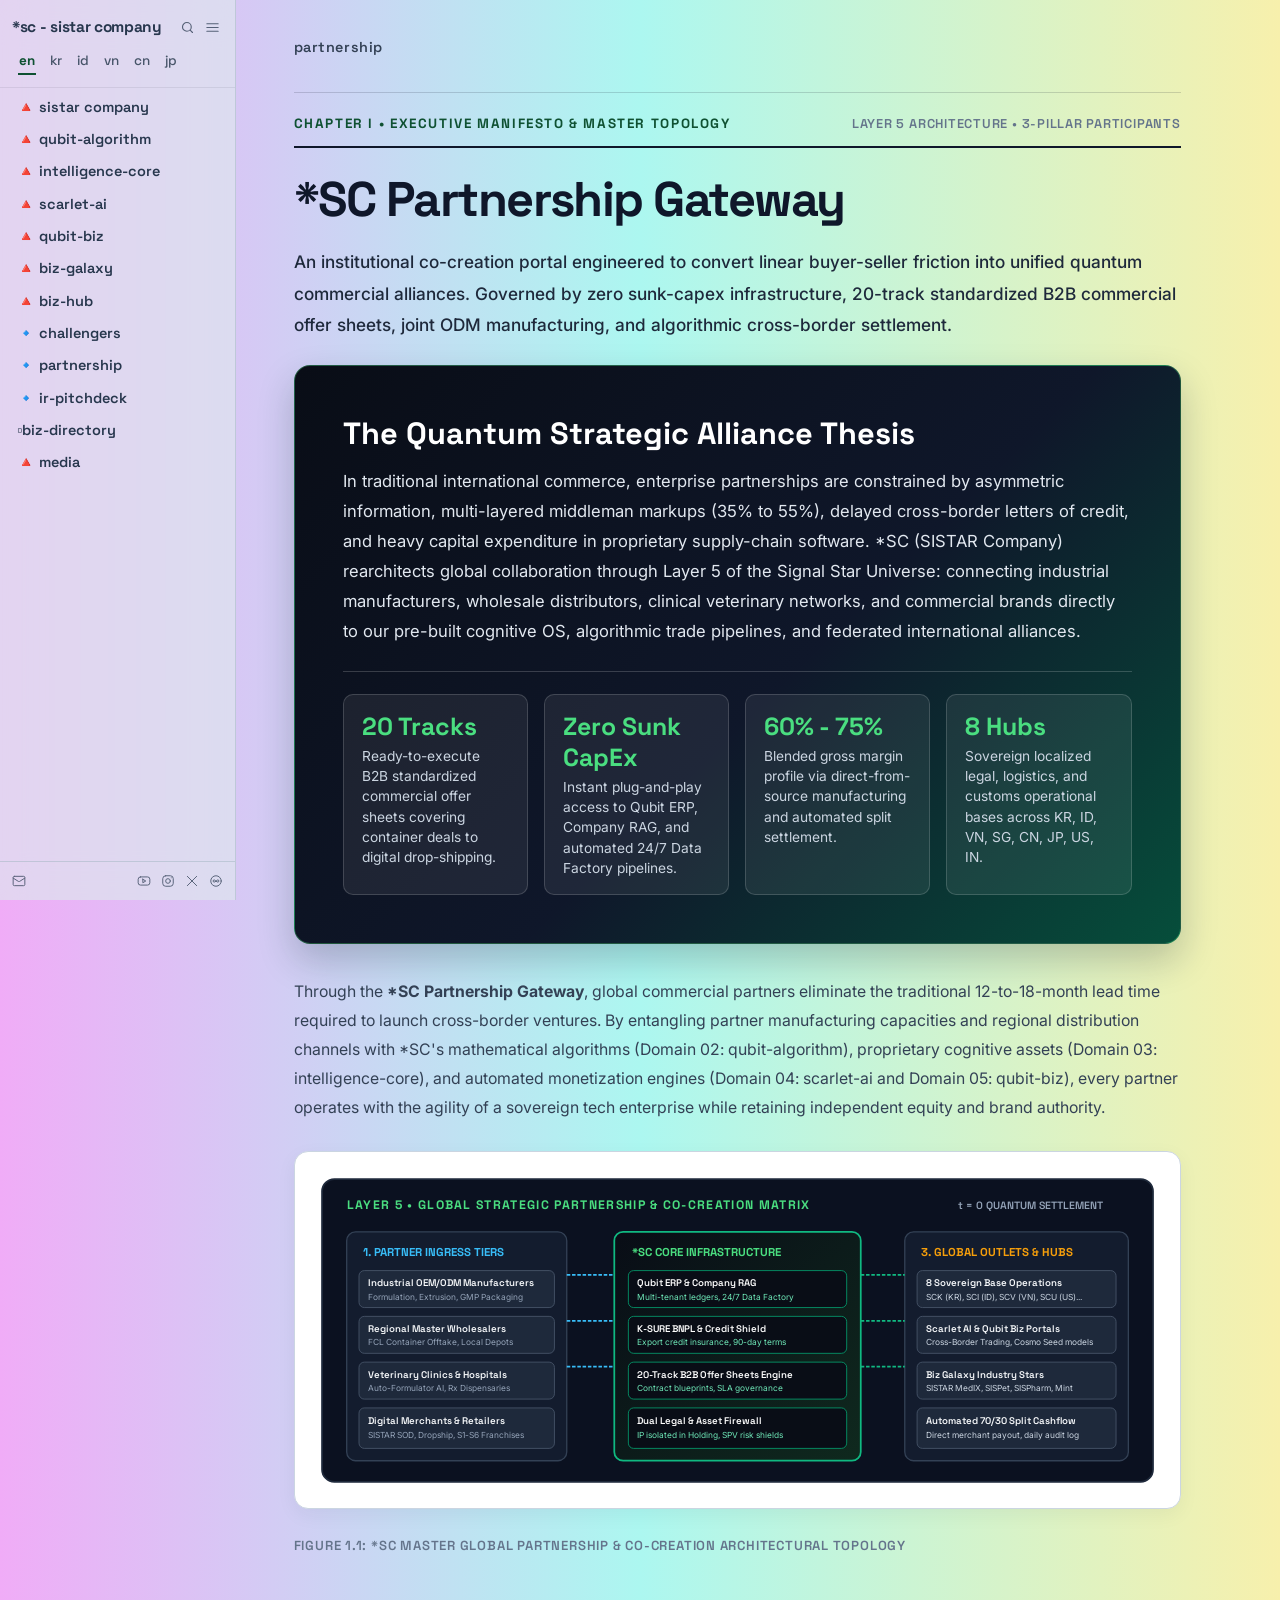
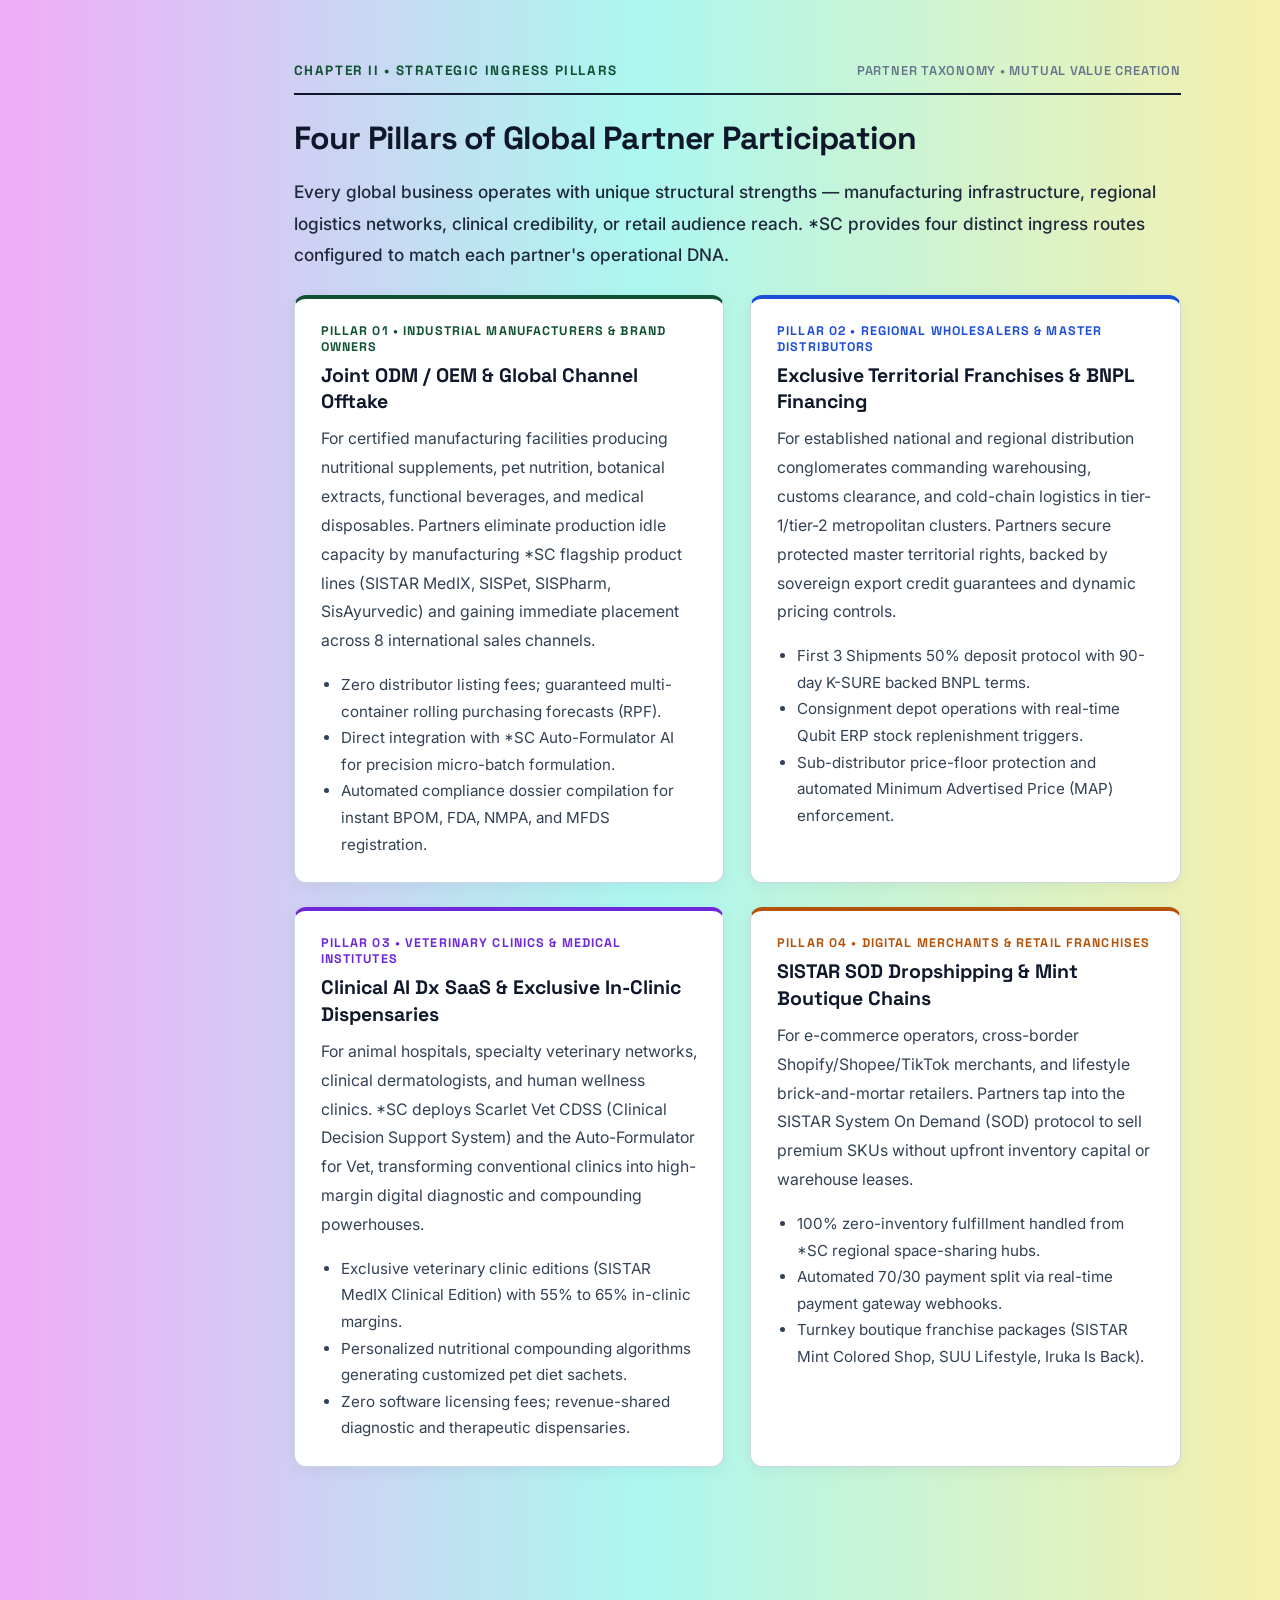
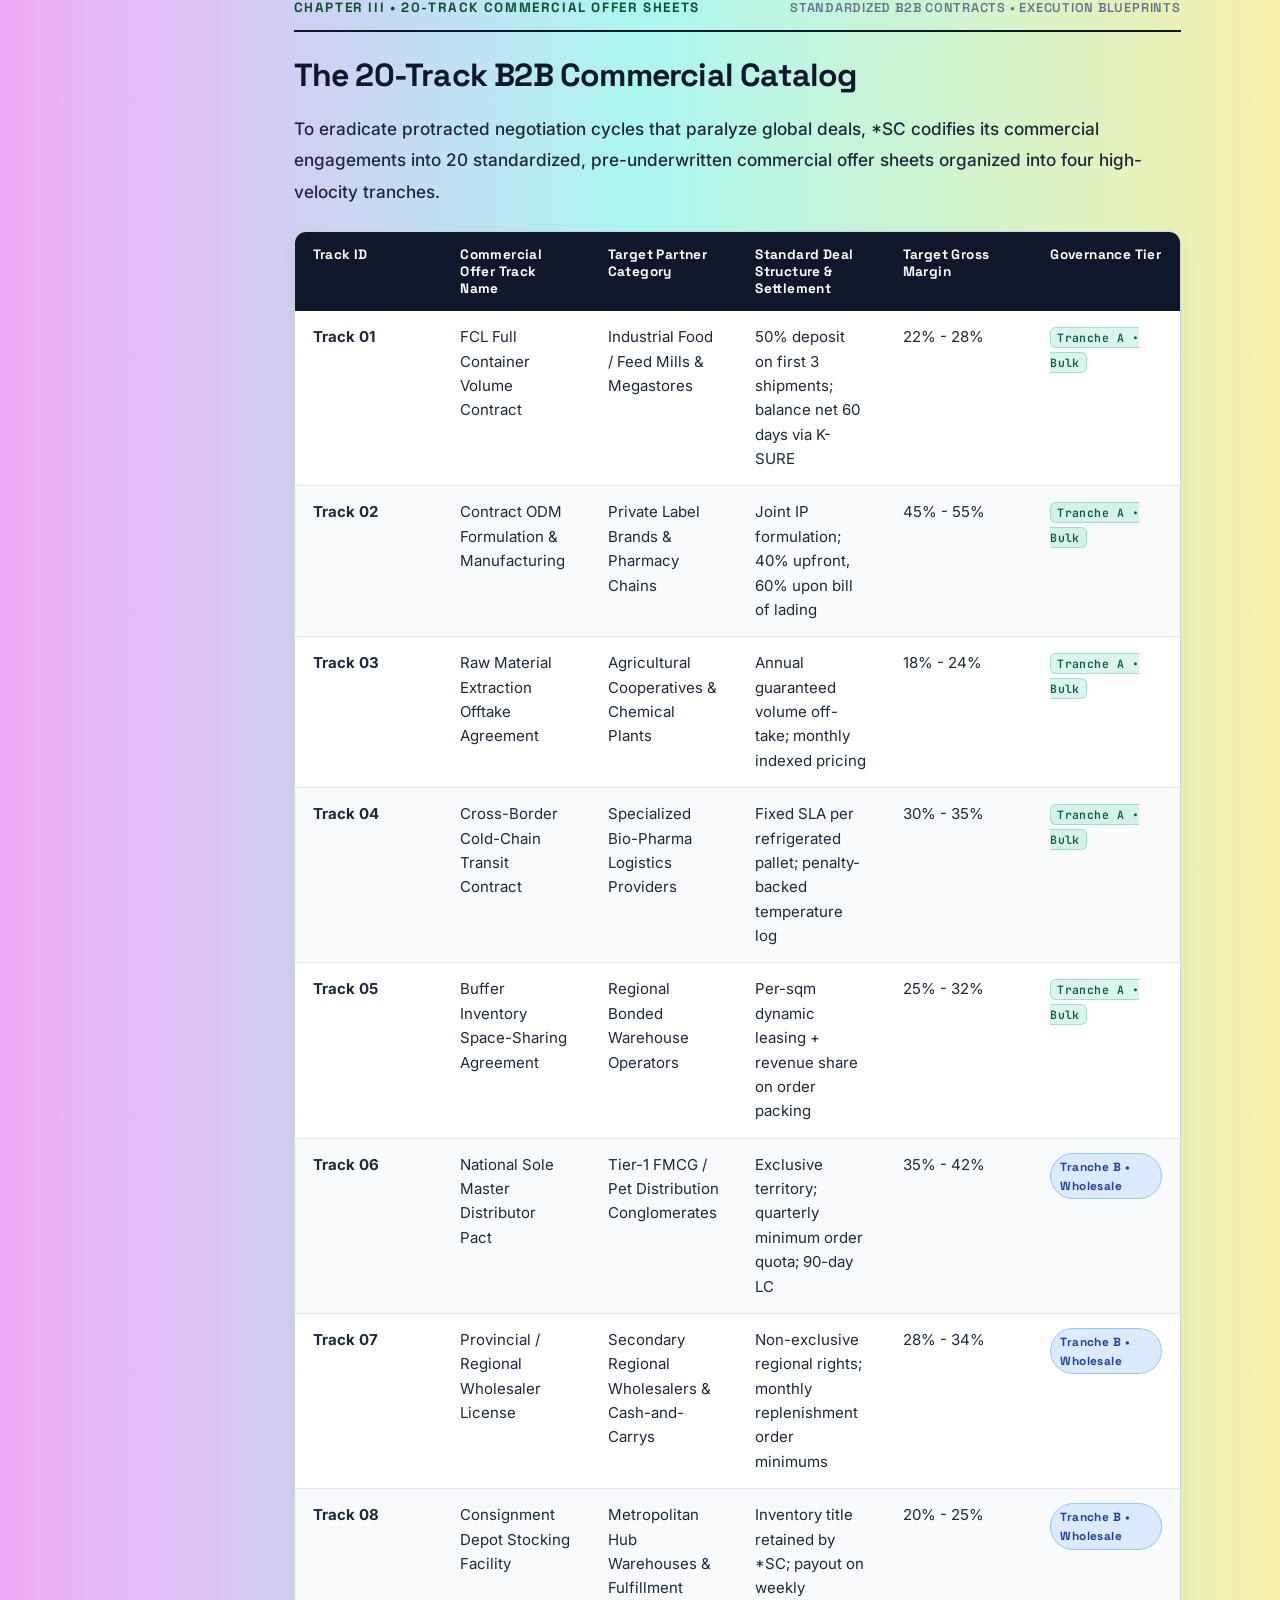
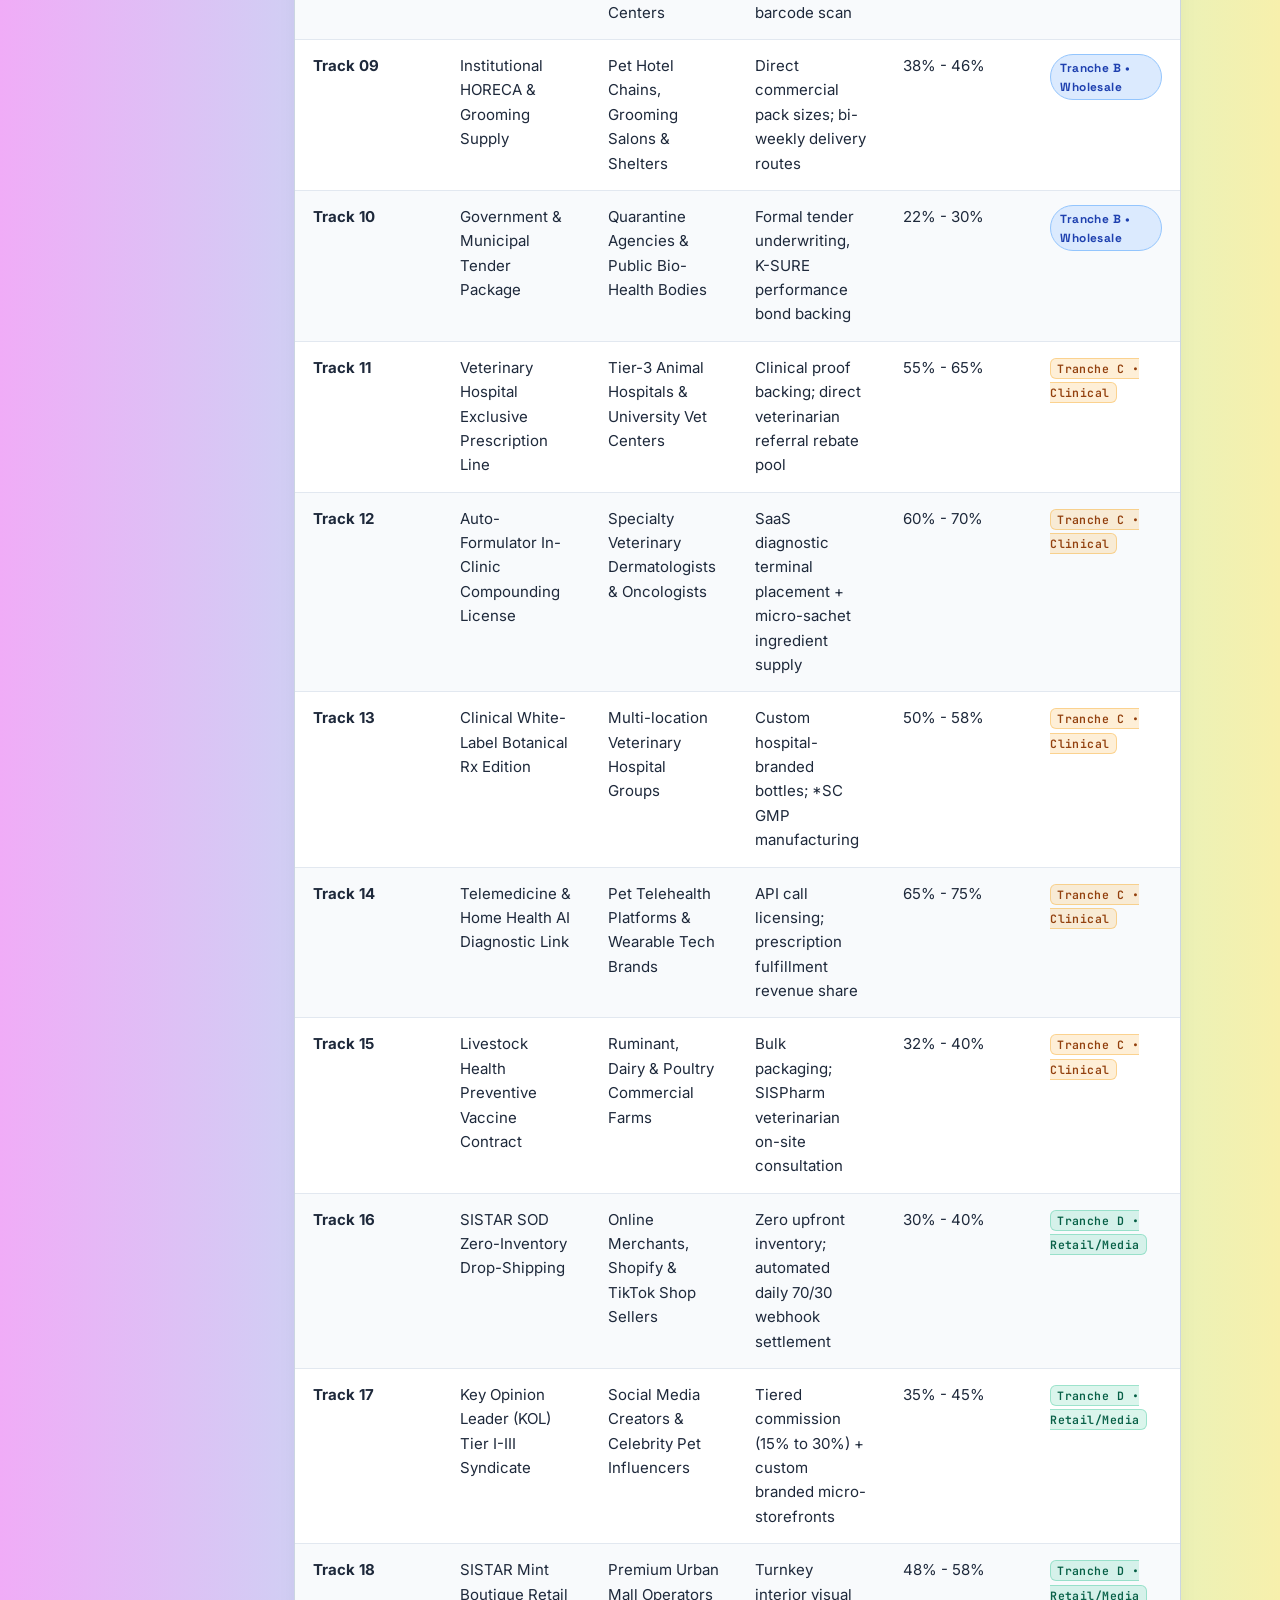
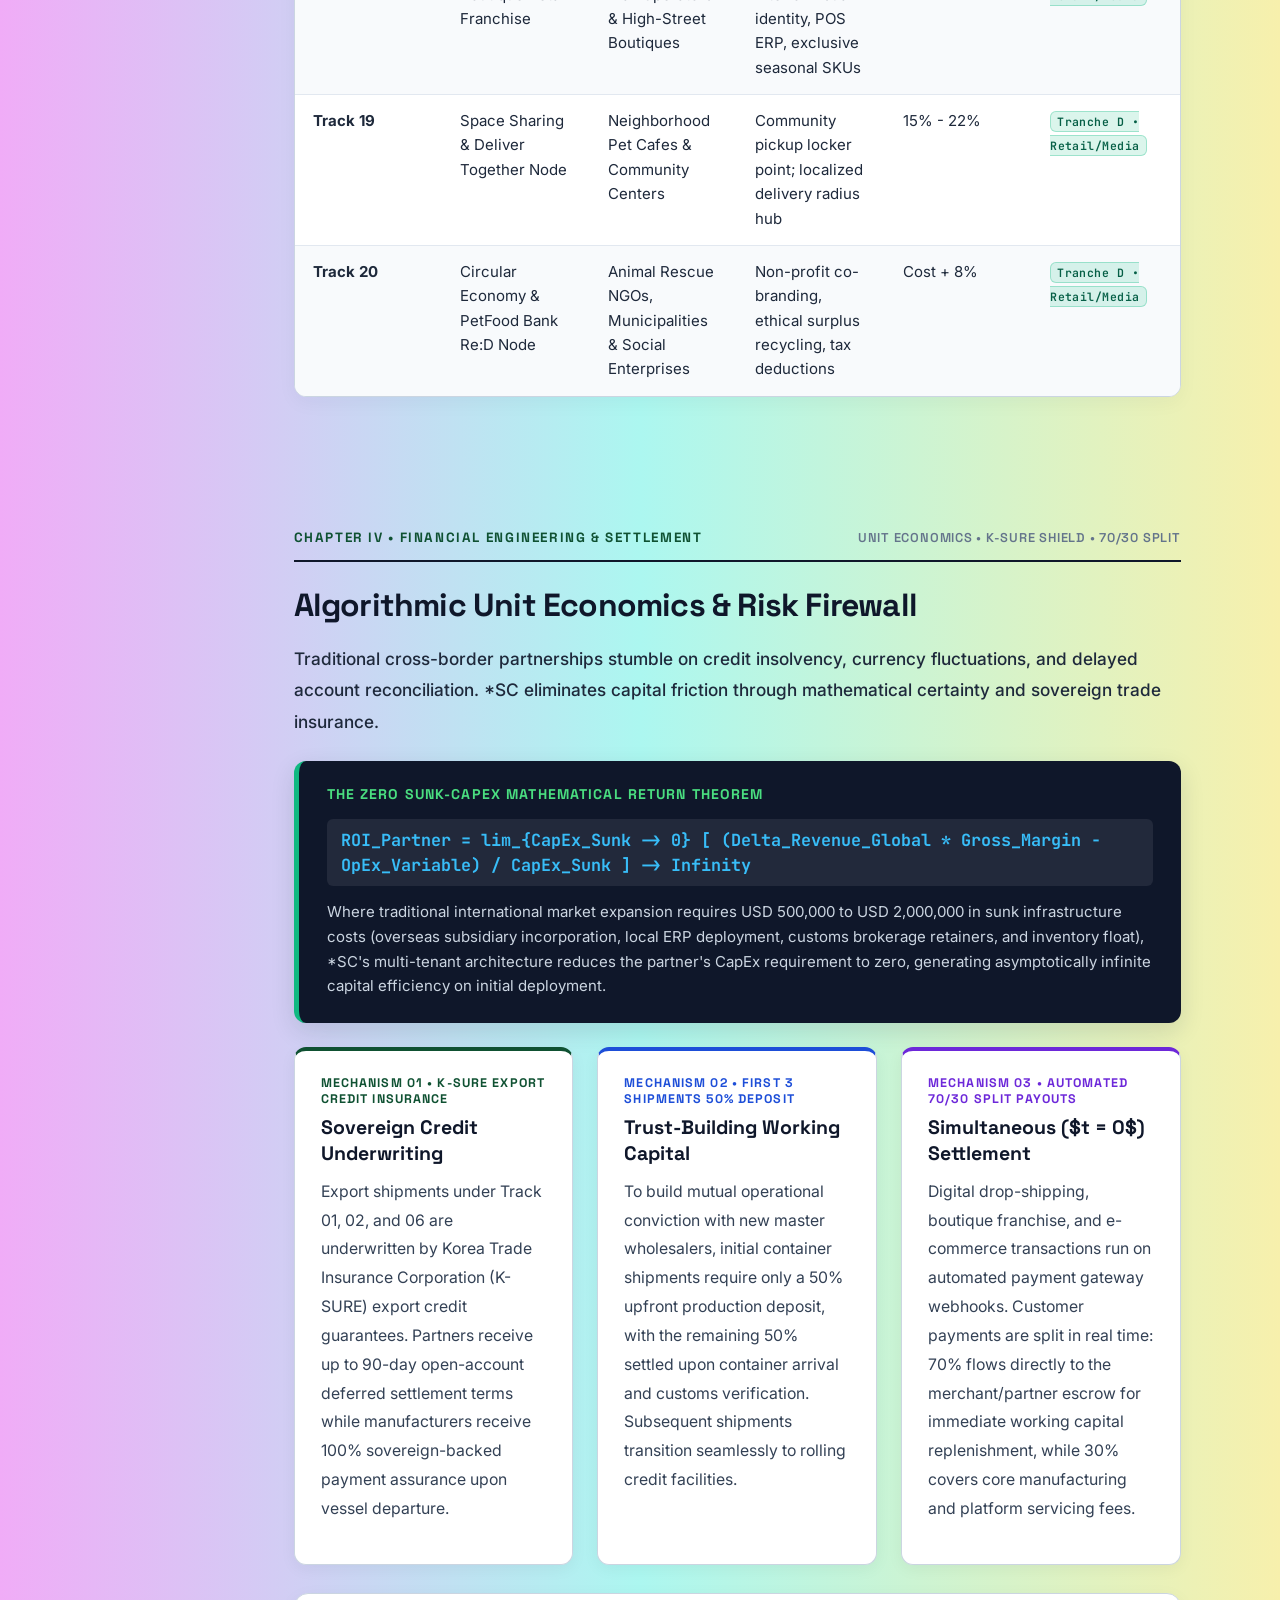
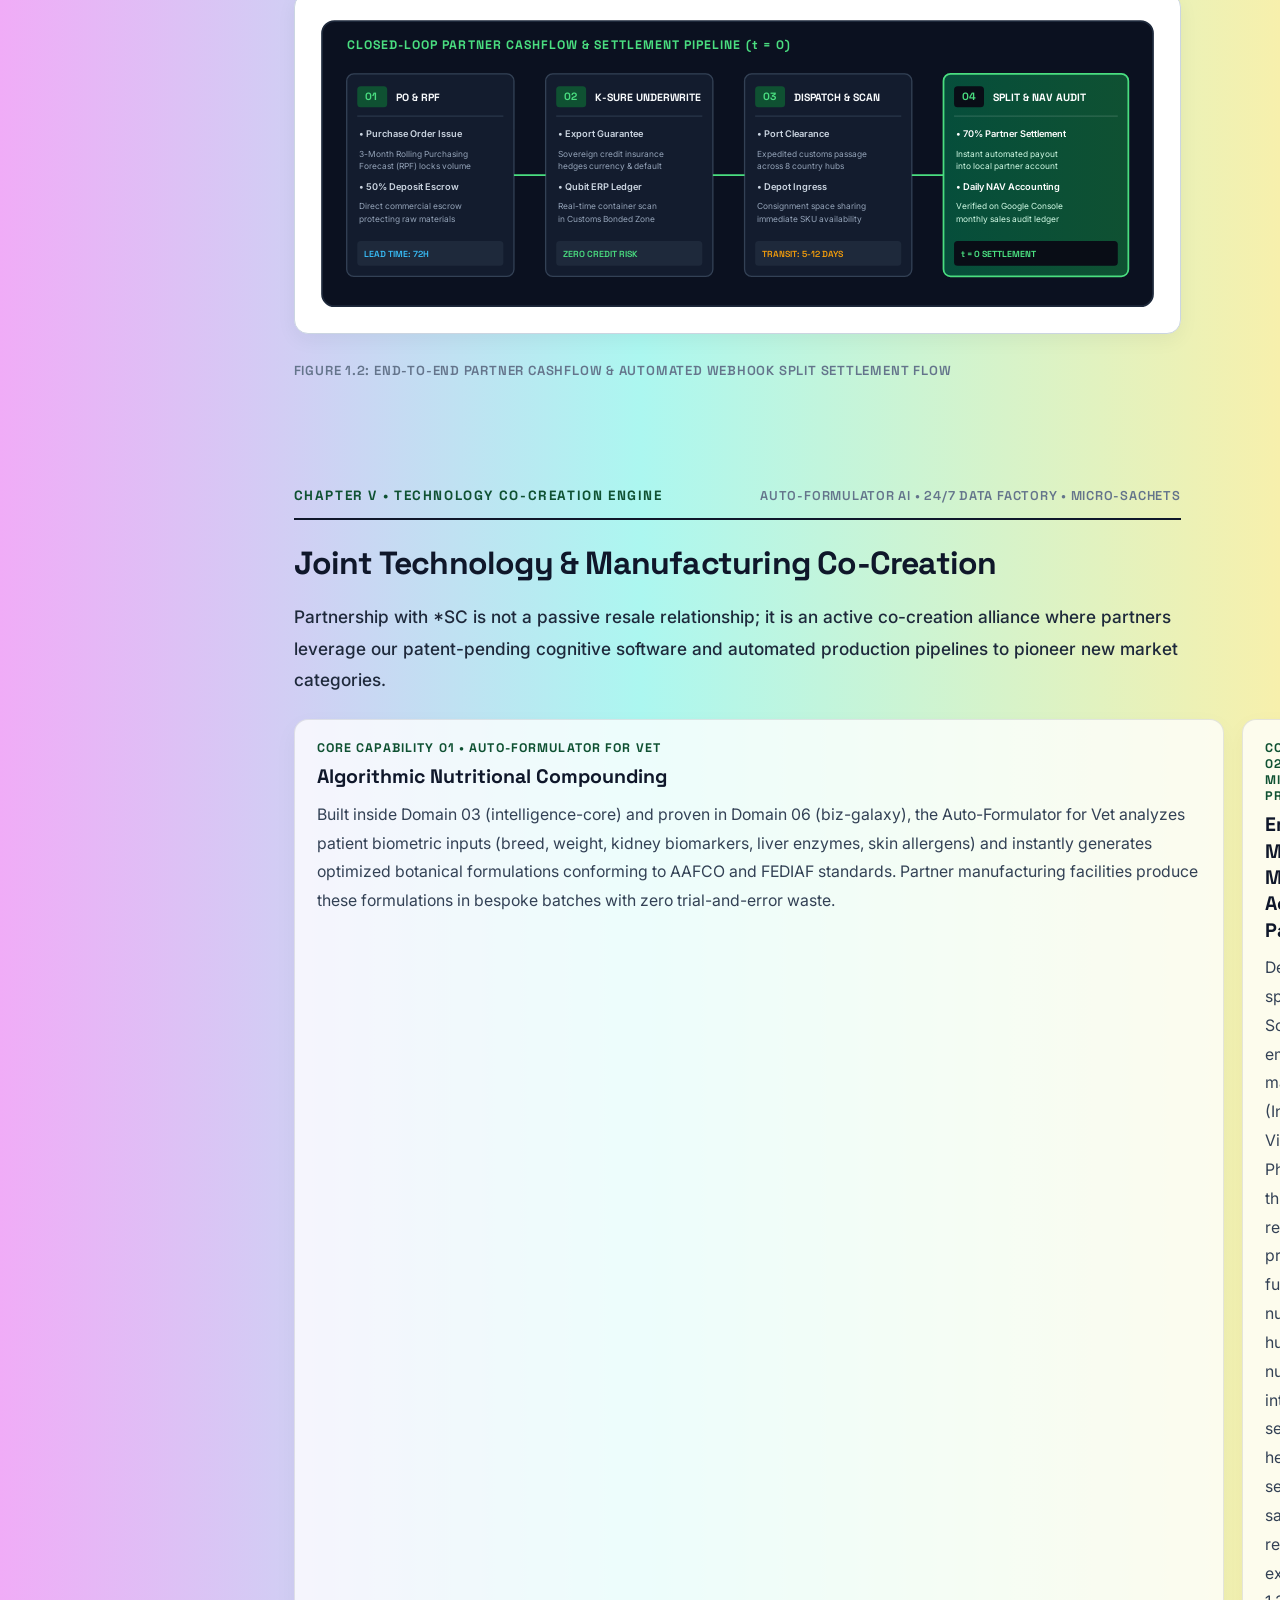
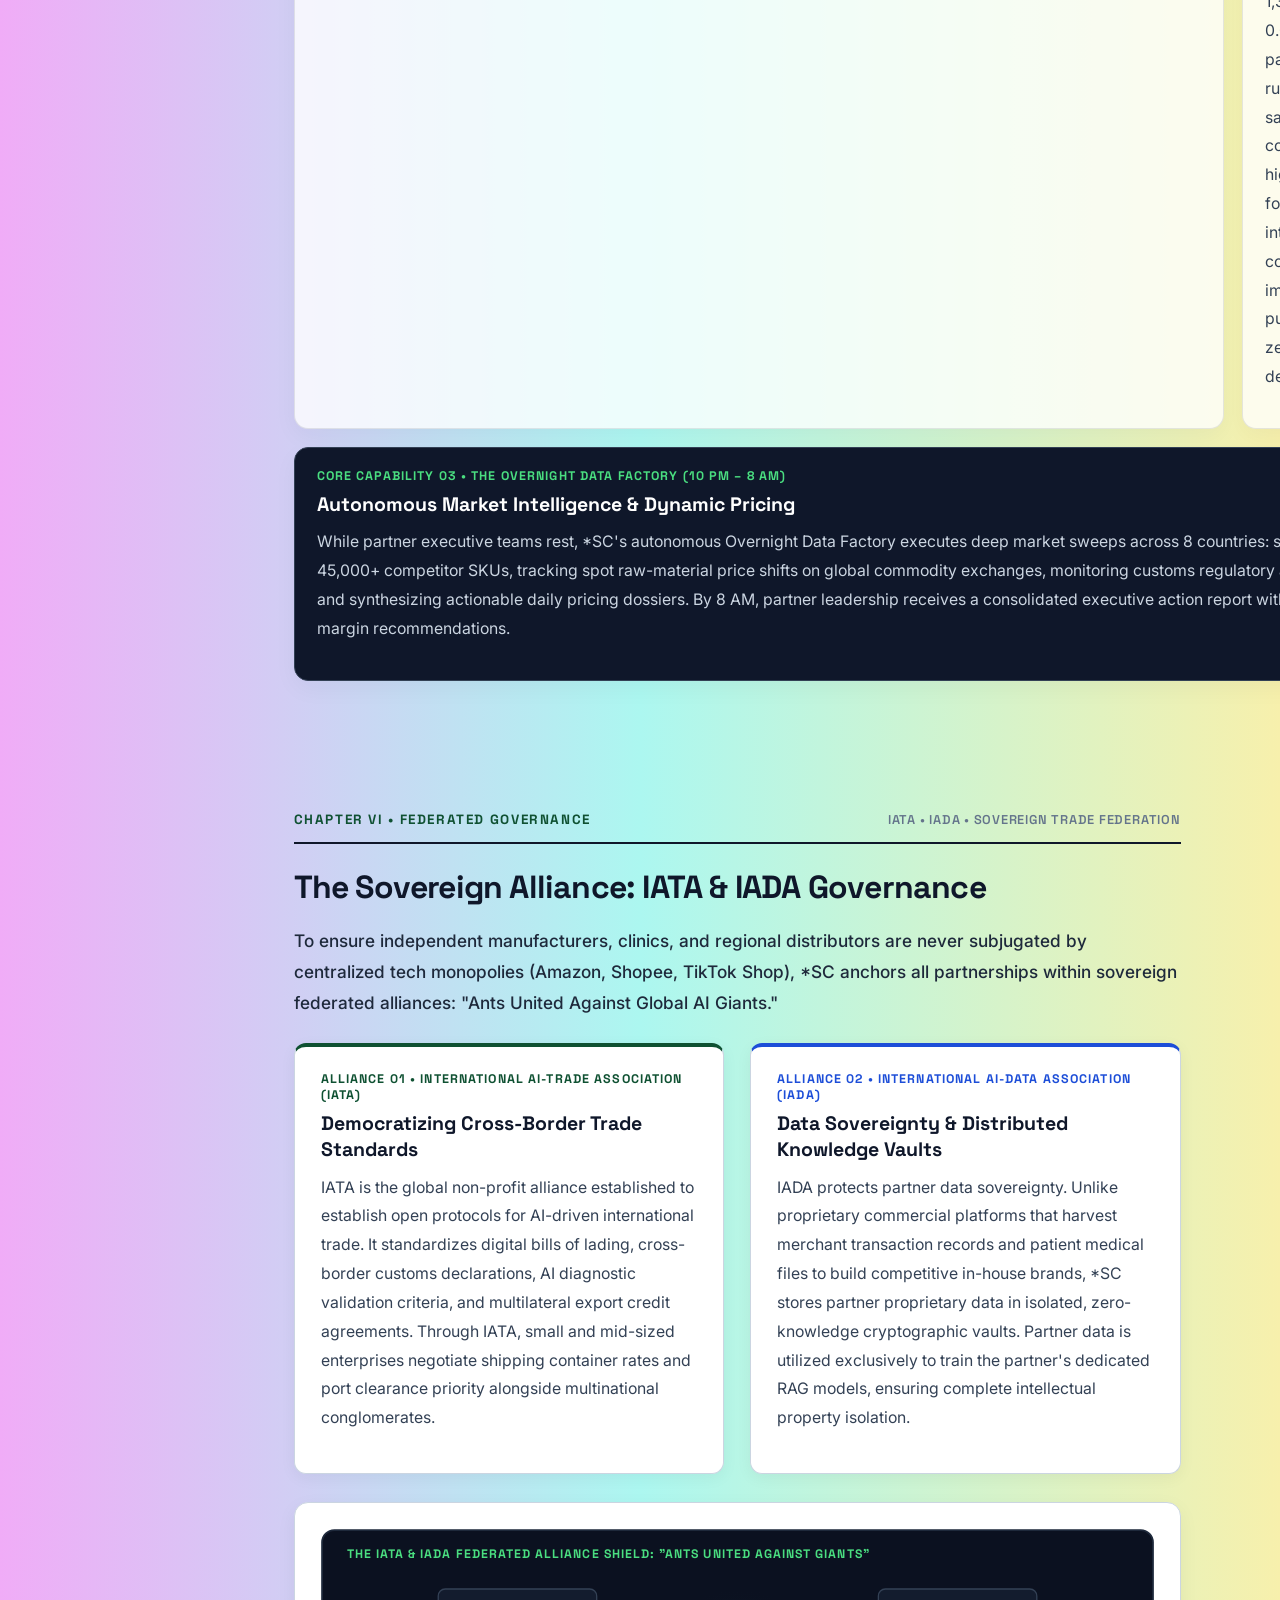
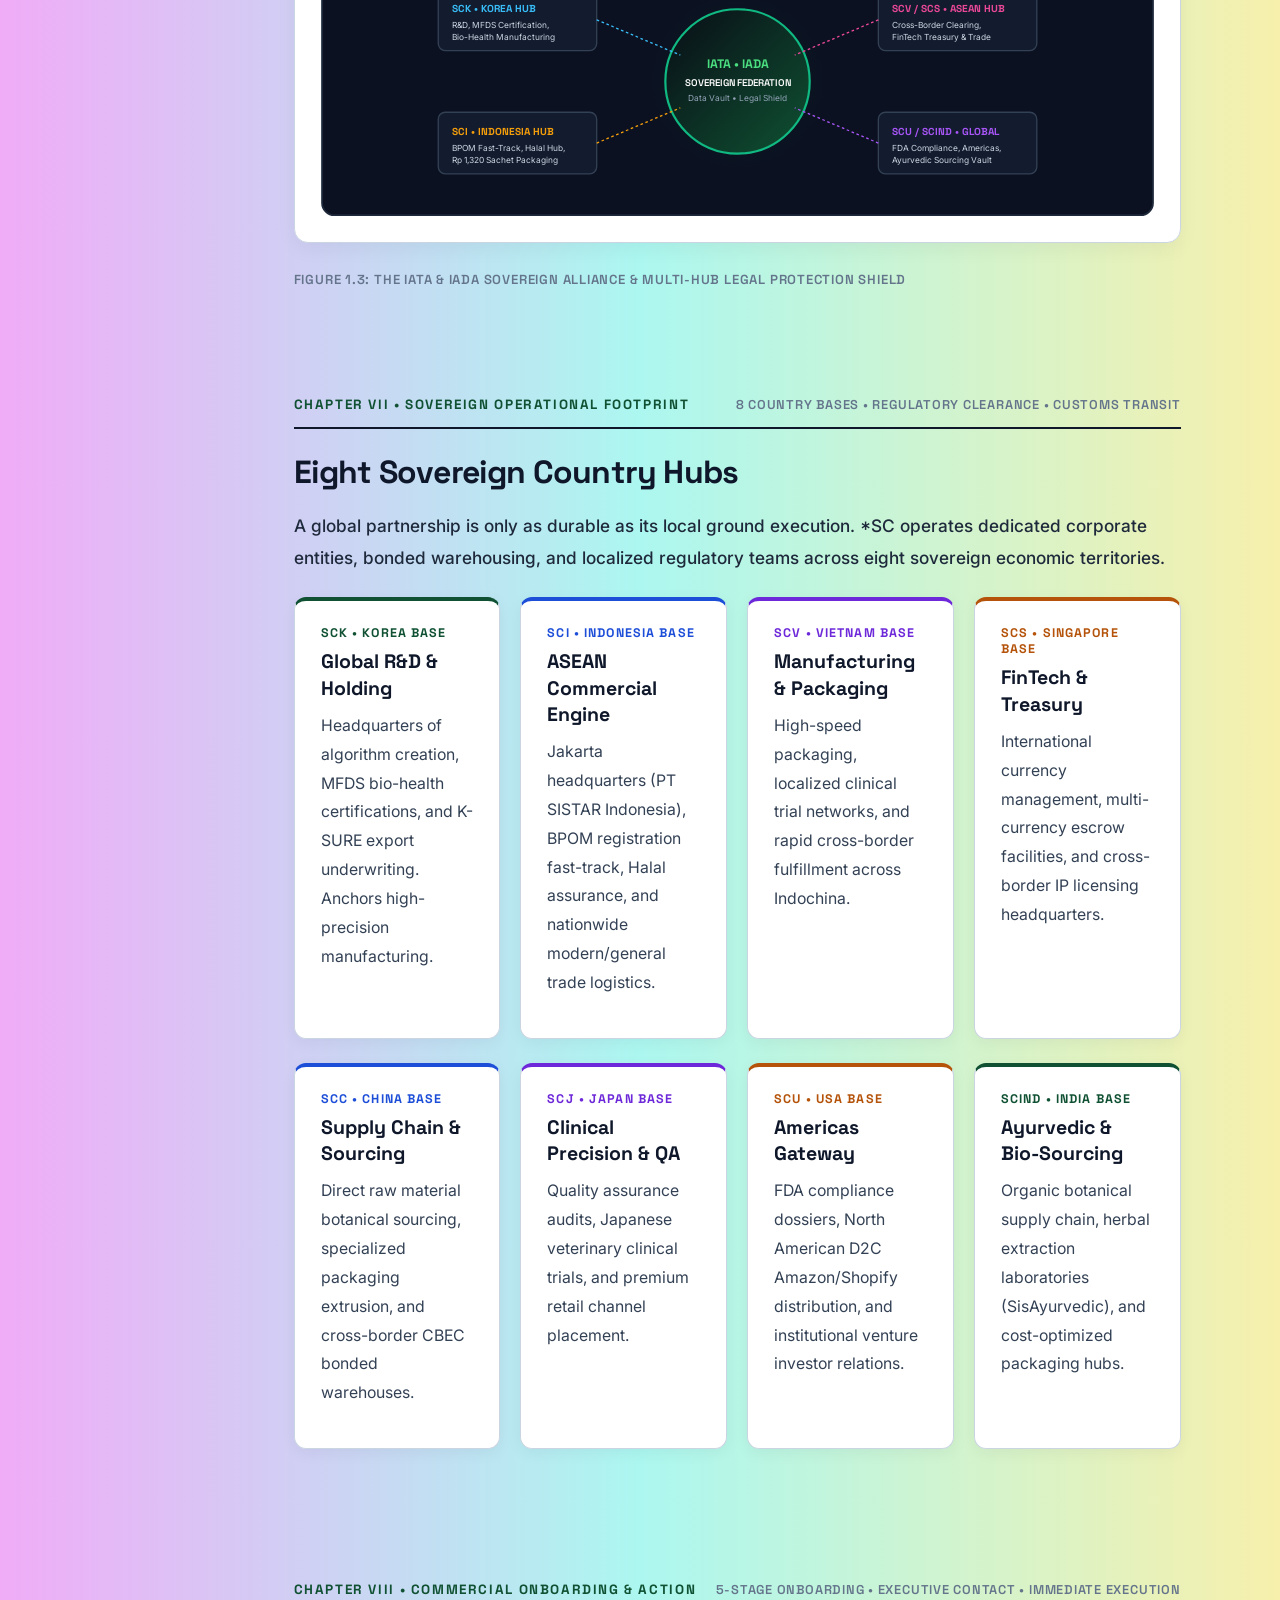
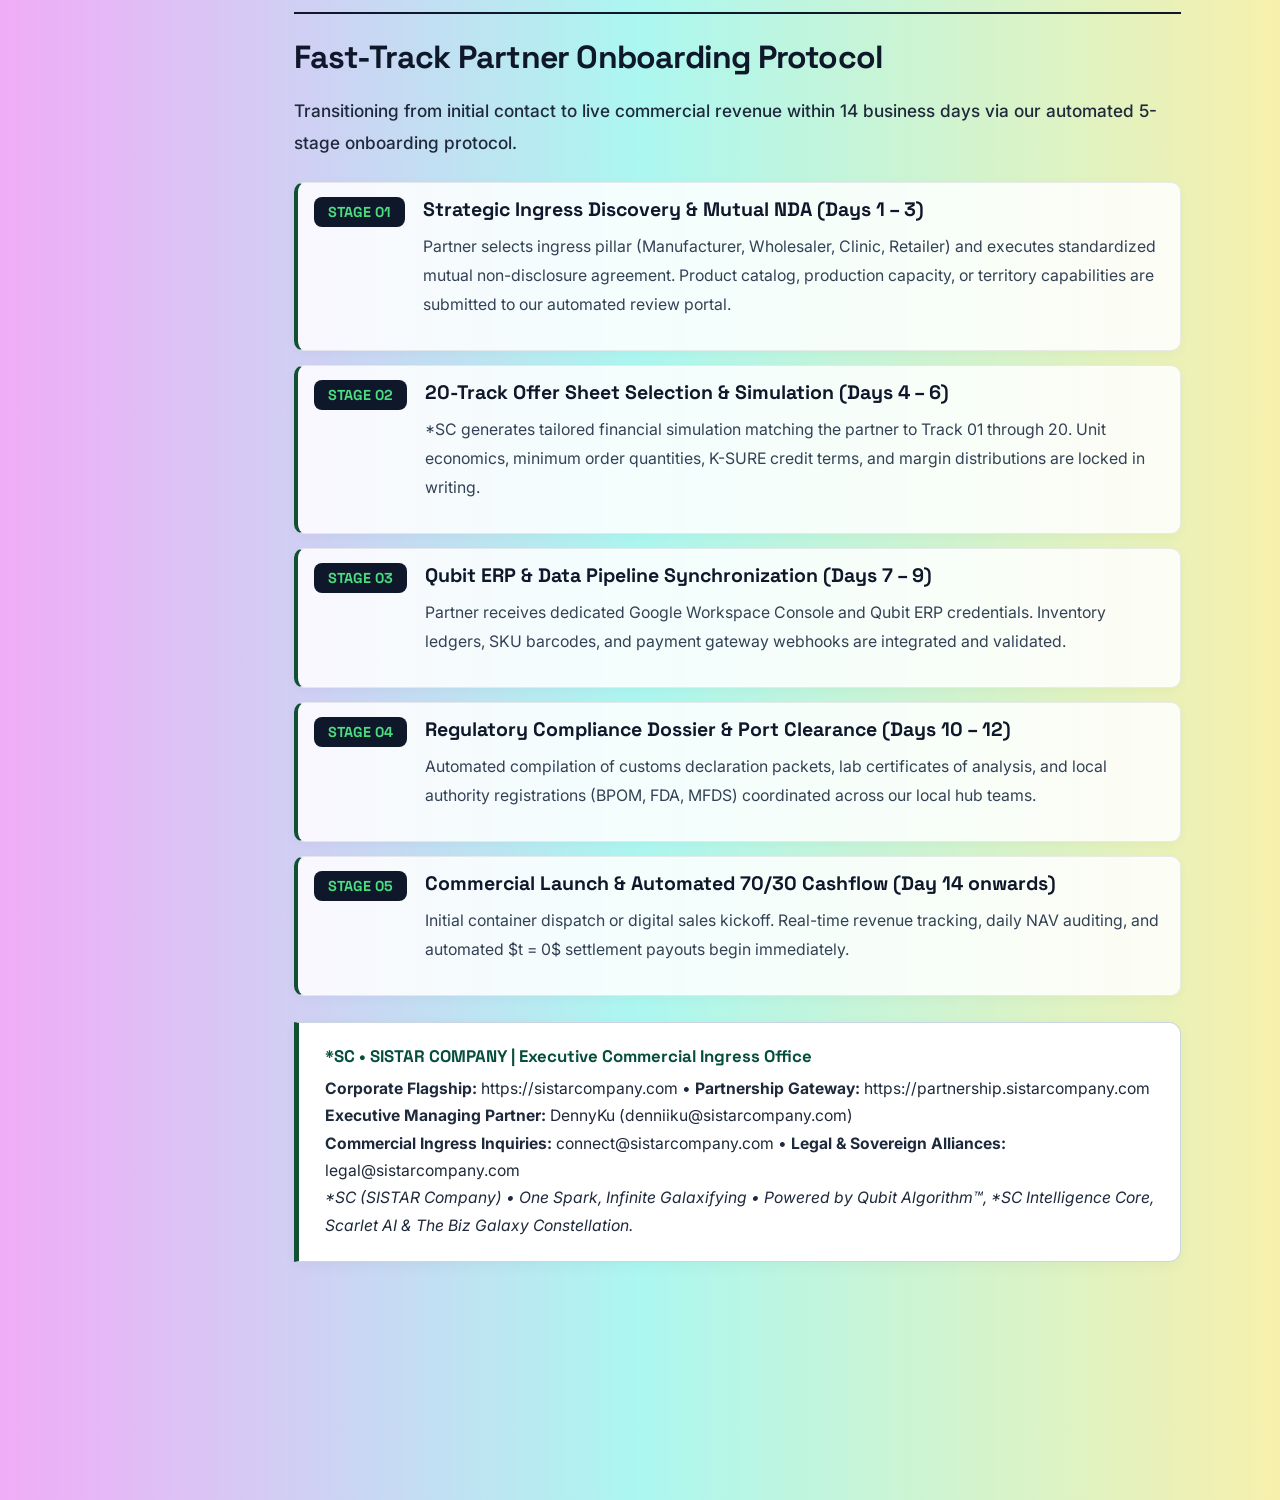
<file: index.html>
<!DOCTYPE html>
<html lang="en">
<head>
  <meta charset="UTF-8" />
  <meta name="viewport" content="width=device-width, initial-scale=1.0" />
  <link rel="preconnect" href="https://fonts.googleapis.com"><link rel="preconnect" href="https://fonts.gstatic.com" crossorigin><link href="https://fonts.googleapis.com/css2?family=Inter:wght@400;500;600;700&family=Space+Grotesk:wght@500;600;700&family=JetBrains+Mono:wght@500;700&display=swap" rel="stylesheet">
  <title>*SC | Partnership — Global Strategic Alliance, JV, Channel & Institutional Co-Creation Portal</title>
  <meta name="description" content="Global Strategic Alliance, JV, Channel & Institutional Co-Creation Portal of *SC (SISTAR Company): Zero Sunk-Capex Commercialization, 20-Track B2B Offer Sheets, Global ODM Manufacturing, and Federated Industry Alliances." />
  <script type="application/ld+json">
  {
    "@context": "https://schema.org",
    "@type": "TechArticle",
    "headline": "*SC Partnership Portal — Global Strategic Alliance, JV, Channel & Institutional Co-Creation Monograph",
    "description": "Comprehensive institutional monograph on *SC (SISTAR Company) Global Partnership Gateway: Zero Sunk-Capex Commercialization, 20-Track B2B Offer Sheets, Global ODM Manufacturing, and Federated Industry Alliances.",
    "author": {
      "@type": "Organization",
      "name": "*SC - SISTAR COMPANY",
      "url": "https://sistarcompany.com"
    },
    "publisher": {
      "@type": "Organization",
      "name": "*SC - SISTAR COMPANY",
      "url": "https://sistarcompany.com"
    }
  }
  </script>
  <style>
    html, body {
      background: linear-gradient(to right, #f0acf7, #acf7f0, #f7f0ac);
      margin: 0;
      padding: 0;
      color: #0f172a;
      font-family: 'Inter', -apple-system, BlinkMacSystemFont, sans-serif;
      -webkit-font-smoothing: antialiased;
    }
    body.sc-nav-open { padding-left: 236px; }
    body.sc-nav-folded { padding-left: 64px; }
    @media (max-width: 768px) {
      body.sc-nav-open, body.sc-nav-folded { padding-left: 0 !important; }
    }

    /* === CLEAN UNWRAPPED MONOGRAPH & CHAPTER CONTAINER === */
    .sc-monograph {
      box-sizing: border-box;
      width: 100%;
      max-width: min(1420px, 96%);
      margin: 0 auto;
      padding: clamp(36px, 5vh, 68px) clamp(24px, 4.5vw, 76px) 130px;
      background: transparent !important;
      border: none !important;
      box-shadow: none !important;
    }
    .sc-monograph h1, .sc-monograph h2, .sc-monograph h3, .sc-monograph h4,
    .sc-monograph p, .sc-monograph ul, .sc-monograph ol, .sc-monograph li,
    .sc-monograph table, .sc-monograph th, .sc-monograph td, .sc-monograph div {
      margin-left: 0;
      text-indent: 0;
      text-align: left;
    }
    .sc-top-bar {
      display: flex;
      align-items: center;
      justify-content: space-between;
      flex-wrap: wrap;
      gap: 16px;
      padding-bottom: 20px;
      margin-bottom: 32px;
      border-bottom: 1.5px solid rgba(15, 23, 42, 0.16);
    }
    .sc-route {
      font-family: 'Space Grotesk', sans-serif;
      font-size: 0.9rem;
      font-weight: 600;
      color: #334155;
      margin: 0;
      letter-spacing: 0.04em;
      text-transform: lowercase;
    }

    /* === CHAPTER & SECTION STRUCTURE === */
    .sc-chapter {
      margin-bottom: 56px;
      padding: 16px 0 36px 0;
      border-bottom: 1.5px solid rgba(15, 23, 42, 0.16);
      background: transparent !important;
      border-left: none !important;
      border-right: none !important;
      border-top: none !important;
      box-shadow: none !important;
    }
    .sc-chapter:last-of-type { border-bottom: none; }
    .sc-chapter-meta {
      display: flex;
      align-items: center;
      justify-content: space-between;
      flex-wrap: wrap;
      gap: 12px;
      padding-bottom: 14px;
      margin-bottom: 24px;
      border-bottom: 2px solid #0f172a;
    }
    .sc-chapter-num {
      font-family: 'Space Grotesk', sans-serif;
      font-size: 0.84rem;
      font-weight: 700;
      letter-spacing: 0.12em;
      text-transform: uppercase;
      color: #0f5132;
    }
    .sc-chapter-tag {
      font-family: 'Space Grotesk', sans-serif;
      font-size: 0.8rem;
      font-weight: 600;
      color: #64748b;
      letter-spacing: 0.06em;
      text-transform: uppercase;
    }
    .sc-doc-h1 {
      font-family: 'Space Grotesk', sans-serif;
      font-size: clamp(2.15rem, 3.8vw, 3.2rem);
      font-weight: 700;
      color: #0f172a;
      line-height: 1.12;
      letter-spacing: -0.03em;
      margin: 0 0 20px 0;
    }
    .sc-chapter-h2 {
      font-family: 'Space Grotesk', sans-serif;
      font-size: clamp(1.6rem, 2.5vw, 2.15rem);
      font-weight: 700;
      color: #0f172a;
      line-height: 1.22;
      letter-spacing: -0.025em;
      margin: 0 0 18px 0;
    }
    .sc-sub-h3 {
      font-family: 'Space Grotesk', sans-serif;
      font-size: 1.22rem;
      font-weight: 700;
      color: #0f172a;
      margin: 0 0 10px 0;
      line-height: 1.35;
    }
    .sc-lead {
      font-family: 'Inter', sans-serif;
      font-size: 1.08rem;
      font-weight: 500;
      color: #1e293b;
      line-height: 1.82;
      margin: 0 0 24px 0;
    }
    .sc-p {
      font-family: 'Inter', sans-serif;
      font-size: 0.99rem;
      color: #334155;
      line-height: 1.82;
      margin: 0 0 16px 0;
    }

    /* === EXECUTIVE DARK HERO & METRICS === */
    .sc-exec-hero {
      background: linear-gradient(135deg, #090d16 0%, #0f172a 55%, #064e3b 100%);
      color: #ffffff;
      border-radius: 16px;
      padding: clamp(30px, 4vw, 48px);
      margin: 22px 0 34px 0;
      border: 1px solid rgba(74, 222, 128, 0.35);
      box-shadow: 0 16px 36px rgba(15, 23, 42, 0.22);
    }
    .sc-exec-hero h2, .sc-exec-hero h3 {
      font-family: 'Space Grotesk', sans-serif;
      font-size: clamp(1.45rem, 2.4vw, 1.95rem);
      font-weight: 700;
      color: #ffffff;
      margin: 0 0 14px 0;
      line-height: 1.28;
    }
    .sc-exec-hero p {
      font-size: 1.04rem;
      color: #e2e8f0;
      line-height: 1.8;
      margin: 0 0 24px 0;
    }
    .sc-kpi-strip {
      display: grid;
      grid-template-columns: repeat(4, 1fr);
      gap: 16px;
      padding-top: 22px;
      border-top: 1px solid rgba(255, 255, 255, 0.18);
    }
    @media (max-width: 900px) {
      .sc-kpi-strip { grid-template-columns: repeat(2, 1fr); }
    }
    .sc-kpi-cell {
      background: rgba(255, 255, 255, 0.07);
      border: 1px solid rgba(255, 255, 255, 0.16);
      border-radius: 10px;
      padding: 16px 18px;
    }
    .sc-kpi-val {
      font-family: 'Space Grotesk', sans-serif;
      font-size: 1.55rem;
      font-weight: 700;
      color: #4ade80;
      margin-bottom: 4px;
    }
    .sc-kpi-desc {
      font-size: 0.86rem;
      color: #cbd5e1;
      line-height: 1.48;
    }

    /* === EDITORIAL PANELS & BENTO GRIDS === */
    .sc-grid-2 {
      display: grid;
      grid-template-columns: repeat(2, 1fr);
      gap: 26px;
      margin: 24px 0;
    }
    .sc-grid-3 {
      display: grid;
      grid-template-columns: repeat(3, 1fr);
      gap: 24px;
      margin: 24px 0;
    }
    .sc-grid-4 {
      display: grid;
      grid-template-columns: repeat(4, 1fr);
      gap: 20px;
      margin: 24px 0;
    }
    @media (max-width: 980px) {
      .sc-grid-3, .sc-grid-4 { grid-template-columns: repeat(2, 1fr); }
    }
    @media (max-width: 760px) {
      .sc-grid-2, .sc-grid-3, .sc-grid-4 { grid-template-columns: 1fr; }
    }
    .sc-panel {
      background: #ffffff;
      border: 1px solid #cbd5e1;
      border-top: 4px solid #0f172a;
      border-radius: 12px;
      padding: 24px 26px;
      box-shadow: 0 4px 16px rgba(15, 23, 42, 0.05);
    }
    .sc-panel.emerald { border-top-color: #0f5132; background: #ffffff; }
    .sc-panel.blue { border-top-color: #1d4ed8; background: #ffffff; }
    .sc-panel.purple { border-top-color: #6d28d9; background: #ffffff; }
    .sc-panel.amber { border-top-color: #b45309; background: #ffffff; }
    .sc-panel-kicker {
      font-family: 'Space Grotesk', sans-serif;
      font-size: 0.78rem;
      font-weight: 700;
      letter-spacing: 0.09em;
      text-transform: uppercase;
      color: #0f5132;
      margin-bottom: 8px;
    }
    .sc-panel.blue .sc-panel-kicker { color: #1d4ed8; }
    .sc-panel.purple .sc-panel-kicker { color: #6d28d9; }
    .sc-panel.amber .sc-panel-kicker { color: #b45309; }

    /* Bento Grid Styles */
    .sc-bento-grid {
      display: grid;
      grid-template-columns: repeat(12, 1fr);
      gap: 22px;
      margin: 26px 0;
    }
    .sc-bento-col-4 { grid-column: span 4; }
    .sc-bento-col-6 { grid-column: span 6; }
    .sc-bento-col-8 { grid-column: span 8; }
    .sc-bento-col-12 { grid-column: span 12; }
    @media (max-width: 900px) {
      .sc-bento-col-4, .sc-bento-col-6, .sc-bento-col-8 { grid-column: span 12; }
    }
    .sc-bento-card {
      background: #ffffff;
      border: 1px solid #cbd5e1;
      border-radius: 14px;
      padding: 26px 28px;
      box-shadow: 0 6px 20px rgba(15, 23, 42, 0.05);
    }
    .sc-bento-card.dark {
      background: #0f172a;
      color: #f8fafc;
      border-color: #334155;
    }
    .sc-bento-card.dark h3, .sc-bento-card.dark h4 { color: #ffffff; }
    .sc-bento-card.dark p { color: #cbd5e1; }

    /* === FORMULA & CODE BLOCKS === */
    .sc-math-box {
      background: #0f172a;
      color: #f8fafc;
      border-radius: 12px;
      padding: 24px 28px;
      margin: 22px 0;
      border-left: 5px solid #10b981;
      box-shadow: 0 8px 24px rgba(15, 23, 42, 0.12);
    }
    .sc-math-title {
      font-family: 'Space Grotesk', sans-serif;
      font-size: 0.88rem;
      font-weight: 700;
      letter-spacing: 0.08em;
      text-transform: uppercase;
      color: #4ade80;
      margin-bottom: 8px;
    }
    .sc-math-code {
      font-family: 'JetBrains Mono', monospace;
      font-size: 1.05rem;
      font-weight: 700;
      color: #38bdf8;
      background: rgba(255, 255, 255, 0.08);
      padding: 9px 14px;
      border-radius: 6px;
      display: inline-block;
      margin: 8px 0 14px 0;
      line-height: 1.45;
    }

    /* === TABLES & BADGES === */
    .sc-table-wrap {
      overflow-x: auto;
      margin: 24px 0;
      background: #ffffff;
      border-radius: 12px;
      border: 1px solid #cbd5e1;
      box-shadow: 0 6px 20px rgba(15, 23, 42, 0.04);
    }
    .sc-table {
      width: 100%;
      border-collapse: collapse;
      font-size: 0.94rem;
    }
    .sc-table th {
      background: #0f172a;
      color: #ffffff;
      font-family: 'Space Grotesk', sans-serif;
      font-size: 0.85rem;
      font-weight: 700;
      text-align: left;
      padding: 14px 18px;
      letter-spacing: 0.03em;
      white-space: nowrap;
    }
    .sc-table td {
      padding: 14px 18px;
      border-bottom: 1px solid #e2e8f0;
      color: #1e293b;
      line-height: 1.62;
      vertical-align: top;
    }
    .sc-table tr:last-child td { border-bottom: none; }
    .sc-table tr:nth-child(even) td { background: #f8fafc; }
    .sc-pill-emerald {
      display: inline-block;
      font-family: 'Space Grotesk', sans-serif;
      font-size: 0.74rem;
      font-weight: 700;
      padding: 3px 9px;
      border-radius: 999px;
      background: #dcfce7;
      color: #166534;
      border: 1px solid #86efac;
      letter-spacing: 0.04em;
    }
    .sc-pill-gold {
      display: inline-block;
      font-family: 'Space Grotesk', sans-serif;
      font-size: 0.74rem;
      font-weight: 700;
      padding: 3px 9px;
      border-radius: 999px;
      background: #fef3c7;
      color: #92400e;
      border: 1px solid #fde68a;
      letter-spacing: 0.04em;
    }
    .sc-pill-blue {
      display: inline-block;
      font-family: 'Space Grotesk', sans-serif;
      font-size: 0.74rem;
      font-weight: 700;
      padding: 3px 9px;
      border-radius: 999px;
      background: #dbeafe;
      color: #1e40af;
      border: 1px solid #93c5fd;
      letter-spacing: 0.04em;
    }

    /* === CALLOUTS & PIPELINE STRIPS === */
    .sc-callout {
      background: #ffffff;
      border-left: 5px solid #0f5132;
      border-radius: 0 12px 12px 0;
      padding: 22px 26px;
      margin: 26px 0;
      border-top: 1px solid #cbd5e1;
      border-right: 1px solid #cbd5e1;
      border-bottom: 1px solid #cbd5e1;
      box-shadow: 0 4px 14px rgba(15, 23, 42, 0.04);
    }
    .sc-callout-title {
      font-family: 'Space Grotesk', sans-serif;
      font-size: 1.05rem;
      font-weight: 700;
      color: #064e3b;
      margin-bottom: 8px;
    }
    .sc-pipeline-strip {
      display: flex;
      flex-direction: column;
      gap: 14px;
      margin: 24px 0;
    }
    .sc-pipeline-step {
      display: flex;
      align-items: flex-start;
      gap: 18px;
      background: #ffffff;
      border: 1px solid #cbd5e1;
      border-radius: 12px;
      padding: 18px 22px;
      box-shadow: 0 3px 12px rgba(15, 23, 42, 0.03);
    }
    .sc-step-badge {
      font-family: 'Space Grotesk', sans-serif;
      font-size: 0.9rem;
      font-weight: 700;
      background: #0f172a;
      color: #4ade80;
      padding: 6px 14px;
      border-radius: 8px;
      flex-shrink: 0;
    }

    /* === SVG CONTAINER WRAPPER === */
    .sc-svg-wrap {
      background: #ffffff;
      border: 1px solid #cbd5e1;
      border-radius: 14px;
      padding: 20px;
      margin: 28px 0;
      box-shadow: 0 6px 20px rgba(15, 23, 42, 0.05);
      overflow-x: auto;
    }
    .sc-svg-wrap svg {
      display: block;
      width: 100%;
      height: auto;
      min-width: 780px;
    }
    .sc-svg-caption {
      font-family: 'Space Grotesk', sans-serif;
      font-size: 0.82rem;
      font-weight: 600;
      color: #64748b;
      text-transform: uppercase;
      letter-spacing: 0.06em;
      margin-top: 12px;
      text-align: center;
    }

    @media print {
      html, body, .sc-monograph { background: #ffffff !important; padding-left: 0 !important; }
      #sc-left-nav, .sc-nav-toggle { display: none !important; }
      .sc-panel, .sc-bento-card, .sc-callout, .sc-table-wrap, .sc-svg-wrap { break-inside: avoid !important; }
    }
  </style>
  <script>
    (function() {
      var p = location.pathname.replace(/\\/g, "/");
      var base = "/common_assets/";
      if (location.protocol === "file:") {
        var i = p.toLowerCase().indexOf("/sc_web/");
        base = i !== -1 ? "file://" + p.substring(0, i + 8) + "common_assets/" : "./common_assets/";
      }
      document.write("<link rel=\"stylesheet\" href=\"" + base + "common_new.css?v=2.3\">");
      document.write("<script src=\"" + base + "nav_new.js?v=2.3\" defer><\/script><script src=\"" + base + "sc_translator.js?v=5.0\" defer><\/script>");
    })();
  </script>
</head>
<body class="sc-nav-open">
  <main class="sc-monograph">
    <!-- Clean Top Breadcrumb Bar (No Action Buttons) -->
    <div class="sc-top-bar">
      <p class="sc-route">partnership</p>
    </div>

    <!-- Chapter I: Executive Manifesto & Master Partnership Architecture -->
    <section class="sc-chapter">
      <div class="sc-chapter-meta">
        <span class="sc-chapter-num">Chapter I &bull; Executive Manifesto &amp; Master Topology</span>
        <span class="sc-chapter-tag">Layer 5 Architecture &bull; 3-Pillar Participants</span>
      </div>
      <h1 class="sc-doc-h1">*SC Partnership Gateway</h1>
      <p class="sc-lead">An institutional co-creation portal engineered to convert linear buyer-seller friction into unified quantum commercial alliances. Governed by zero sunk-capex infrastructure, 20-track standardized B2B commercial offer sheets, joint ODM manufacturing, and algorithmic cross-border settlement.</p>

      <div class="sc-exec-hero">
        <h3>The Quantum Strategic Alliance Thesis</h3>
        <p>In traditional international commerce, enterprise partnerships are constrained by asymmetric information, multi-layered middleman markups (35% to 55%), delayed cross-border letters of credit, and heavy capital expenditure in proprietary supply-chain software. *SC (SISTAR Company) rearchitects global collaboration through Layer 5 of the Signal Star Universe: connecting industrial manufacturers, wholesale distributors, clinical veterinary networks, and commercial brands directly to our pre-built cognitive OS, algorithmic trade pipelines, and federated international alliances.</p>
        <div class="sc-kpi-strip">
          <div class="sc-kpi-cell">
            <div class="sc-kpi-val">20 Tracks</div>
            <div class="sc-kpi-desc">Ready-to-execute B2B standardized commercial offer sheets covering container deals to digital drop-shipping.</div>
          </div>
          <div class="sc-kpi-cell">
            <div class="sc-kpi-val">Zero Sunk CapEx</div>
            <div class="sc-kpi-desc">Instant plug-and-play access to Qubit ERP, Company RAG, and automated 24/7 Data Factory pipelines.</div>
          </div>
          <div class="sc-kpi-cell">
            <div class="sc-kpi-val">60% - 75%</div>
            <div class="sc-kpi-desc">Blended gross margin profile via direct-from-source manufacturing and automated split settlement.</div>
          </div>
          <div class="sc-kpi-cell">
            <div class="sc-kpi-val">8 Hubs</div>
            <div class="sc-kpi-desc">Sovereign localized legal, logistics, and customs operational bases across KR, ID, VN, SG, CN, JP, US, IN.</div>
          </div>
        </div>
      </div>

      <p class="sc-p">Through the <strong>*SC Partnership Gateway</strong>, global commercial partners eliminate the traditional 12-to-18-month lead time required to launch cross-border ventures. By entangling partner manufacturing capacities and regional distribution channels with *SC's mathematical algorithms (Domain 02: qubit-algorithm), proprietary cognitive assets (Domain 03: intelligence-core), and automated monetization engines (Domain 04: scarlet-ai and Domain 05: qubit-biz), every partner operates with the agility of a sovereign tech enterprise while retaining independent equity and brand authority.</p>

      <!-- Bespoke Inline SVG #1: Master Global Partnership Ecosystem Architecture -->
      <div class="sc-svg-wrap">
        <svg viewBox="0 0 960 360" class="notranslate" translate="no" xmlns="http://www.w3.org/2000/svg">
          <defs>
            <linearGradient id="pGradDark" x1="0%" y1="0%" x2="100%" y2="100%">
              <stop offset="0%" stop-color="#090d16"/>
              <stop offset="100%" stop-color="#0f291e"/>
            </linearGradient>
            <linearGradient id="pGradEmerald" x1="0%" y1="0%" x2="100%" y2="0%">
              <stop offset="0%" stop-color="#0f5132"/>
              <stop offset="100%" stop-color="#10b981"/>
            </linearGradient>
            <linearGradient id="pGradBlue" x1="0%" y1="0%" x2="100%" y2="100%">
              <stop offset="0%" stop-color="#1e3a8a"/>
              <stop offset="100%" stop-color="#3b82f6"/>
            </linearGradient>
            <filter id="pGlow" x="-20%" y="-20%" width="140%" height="140%">
              <feGaussianBlur stdDeviation="3" result="blur" />
              <feComposite in="SourceGraphic" in2="blur" operator="over" />
            </filter>
          </defs>

          <!-- Outer Background Frame -->
          <rect x="8" y="8" width="944" height="344" rx="14" fill="#0b1120" stroke="#1e293b" stroke-width="2"/>

          <!-- Header Layer Title -->
          <text x="36" y="42" fill="#4ade80" font-family="'Space Grotesk', sans-serif" font-size="14" font-weight="700" letter-spacing="1.5">LAYER 5 &bull; GLOBAL STRATEGIC PARTNERSHIP &amp; CO-CREATION MATRIX</text>
          <text x="730" y="42" fill="#94a3b8" font-family="'Space Grotesk', sans-serif" font-size="12" font-weight="600">t = 0 QUANTUM SETTLEMENT</text>

          <!-- Ingress Column 1: Partner Ingress Tiers -->
          <g transform="translate(36, 68)">
            <rect width="250" height="260" rx="10" fill="#131c2e" stroke="#334155" stroke-width="1.5"/>
            <text x="18" y="28" fill="#38bdf8" font-family="'Space Grotesk', sans-serif" font-size="13" font-weight="700">1. PARTNER INGRESS TIERS</text>
            
            <!-- Sub-boxes -->
            <rect x="14" y="44" width="222" height="42" rx="6" fill="#1e293b" stroke="#475569" stroke-width="1"/>
            <text x="24" y="62" fill="#f8fafc" font-family="'Space Grotesk', sans-serif" font-size="11" font-weight="600">Industrial OEM/ODM Manufacturers</text>
            <text x="24" y="77" fill="#94a3b8" font-family="'Inter', sans-serif" font-size="9.5">Formulation, Extrusion, GMP Packaging</text>

            <rect x="14" y="96" width="222" height="42" rx="6" fill="#1e293b" stroke="#475569" stroke-width="1"/>
            <text x="24" y="114" fill="#f8fafc" font-family="'Space Grotesk', sans-serif" font-size="11" font-weight="600">Regional Master Wholesalers</text>
            <text x="24" y="129" fill="#94a3b8" font-family="'Inter', sans-serif" font-size="9.5">FCL Container Offtake, Local Depots</text>

            <rect x="14" y="148" width="222" height="42" rx="6" fill="#1e293b" stroke="#475569" stroke-width="1"/>
            <text x="24" y="166" fill="#f8fafc" font-family="'Space Grotesk', sans-serif" font-size="11" font-weight="600">Veterinary Clinics &amp; Hospitals</text>
            <text x="24" y="181" fill="#94a3b8" font-family="'Inter', sans-serif" font-size="9.5">Auto-Formulator AI, Rx Dispensaries</text>

            <rect x="14" y="200" width="222" height="46" rx="6" fill="#1e293b" stroke="#475569" stroke-width="1"/>
            <text x="24" y="218" fill="#f8fafc" font-family="'Space Grotesk', sans-serif" font-size="11" font-weight="600">Digital Merchants &amp; Retailers</text>
            <text x="24" y="234" fill="#94a3b8" font-family="'Inter', sans-serif" font-size="9.5">SISTAR SOD, Dropship, S1-S6 Franchises</text>
          </g>

          <!-- Middle Engine Column 2: *SC Quantum Core -->
          <g transform="translate(340, 68)">
            <rect width="280" height="260" rx="10" fill="url(#pGradDark)" stroke="#10b981" stroke-width="2"/>
            <text x="20" y="28" fill="#4ade80" font-family="'Space Grotesk', sans-serif" font-size="13" font-weight="700">*SC CORE INFRASTRUCTURE</text>
            
            <rect x="16" y="44" width="248" height="42" rx="6" fill="#090d16" stroke="#059669" stroke-width="1"/>
            <text x="26" y="62" fill="#ffffff" font-family="'Space Grotesk', sans-serif" font-size="11" font-weight="600">Qubit ERP &amp; Company RAG</text>
            <text x="26" y="77" fill="#6ee7b7" font-family="'Inter', sans-serif" font-size="9.5">Multi-tenant ledgers, 24/7 Data Factory</text>

            <rect x="16" y="96" width="248" height="42" rx="6" fill="#090d16" stroke="#059669" stroke-width="1"/>
            <text x="26" y="114" fill="#ffffff" font-family="'Space Grotesk', sans-serif" font-size="11" font-weight="600">K-SURE BNPL &amp; Credit Shield</text>
            <text x="26" y="129" fill="#6ee7b7" font-family="'Inter', sans-serif" font-size="9.5">Export credit insurance, 90-day terms</text>

            <rect x="16" y="148" width="248" height="42" rx="6" fill="#090d16" stroke="#059669" stroke-width="1"/>
            <text x="26" y="166" fill="#ffffff" font-family="'Space Grotesk', sans-serif" font-size="11" font-weight="600">20-Track B2B Offer Sheets Engine</text>
            <text x="26" y="181" fill="#6ee7b7" font-family="'Inter', sans-serif" font-size="9.5">Contract blueprints, SLA governance</text>

            <rect x="16" y="200" width="248" height="46" rx="6" fill="#090d16" stroke="#059669" stroke-width="1"/>
            <text x="26" y="218" fill="#ffffff" font-family="'Space Grotesk', sans-serif" font-size="11" font-weight="600">Dual Legal &amp; Asset Firewall</text>
            <text x="26" y="234" fill="#6ee7b7" font-family="'Inter', sans-serif" font-size="9.5">IP isolated in Holding, SPV risk shields</text>
          </g>

          <!-- Output Column 3: Commercial Outlets & Global Hubs -->
          <g transform="translate(670, 68)">
            <rect width="254" height="260" rx="10" fill="#131c2e" stroke="#334155" stroke-width="1.5"/>
            <text x="18" y="28" fill="#f59e0b" font-family="'Space Grotesk', sans-serif" font-size="13" font-weight="700">3. GLOBAL OUTLETS &amp; HUBS</text>

            <rect x="14" y="44" width="226" height="42" rx="6" fill="#1e293b" stroke="#475569" stroke-width="1"/>
            <text x="24" y="62" fill="#f8fafc" font-family="'Space Grotesk', sans-serif" font-size="11" font-weight="600">8 Sovereign Base Operations</text>
            <text x="24" y="77" fill="#cbd5e1" font-family="'Inter', sans-serif" font-size="9.5">SCK (KR), SCI (ID), SCV (VN), SCU (US)...</text>

            <rect x="14" y="96" width="226" height="42" rx="6" fill="#1e293b" stroke="#475569" stroke-width="1"/>
            <text x="24" y="114" fill="#f8fafc" font-family="'Space Grotesk', sans-serif" font-size="11" font-weight="600">Scarlet AI &amp; Qubit Biz Portals</text>
            <text x="24" y="129" fill="#cbd5e1" font-family="'Inter', sans-serif" font-size="9.5">Cross-Border Trading, Cosmo Seed models</text>

            <rect x="14" y="148" width="226" height="42" rx="6" fill="#1e293b" stroke="#475569" stroke-width="1"/>
            <text x="24" y="166" fill="#f8fafc" font-family="'Space Grotesk', sans-serif" font-size="11" font-weight="600">Biz Galaxy Industry Stars</text>
            <text x="24" y="181" fill="#cbd5e1" font-family="'Inter', sans-serif" font-size="9.5">SISTAR MedIX, SISPet, SISPharm, Mint</text>

            <rect x="14" y="200" width="226" height="46" rx="6" fill="#1e293b" stroke="#475569" stroke-width="1"/>
            <text x="24" y="218" fill="#f8fafc" font-family="'Space Grotesk', sans-serif" font-size="11" font-weight="600">Automated 70/30 Split Cashflow</text>
            <text x="24" y="234" fill="#cbd5e1" font-family="'Inter', sans-serif" font-size="9.5">Direct merchant payout, daily audit log</text>
          </g>

          <!-- Connecting Arrows / Paths -->
          <path d="M 286 117 L 340 117" stroke="#38bdf8" stroke-width="2" marker-end="url(#arrow)" stroke-dasharray="4 2"/>
          <path d="M 286 169 L 340 169" stroke="#38bdf8" stroke-width="2" stroke-dasharray="4 2"/>
          <path d="M 286 221 L 340 221" stroke="#38bdf8" stroke-width="2" stroke-dasharray="4 2"/>

          <path d="M 620 117 L 670 117" stroke="#10b981" stroke-width="2" stroke-dasharray="4 2"/>
          <path d="M 620 169 L 670 169" stroke="#10b981" stroke-width="2" stroke-dasharray="4 2"/>
          <path d="M 620 221 L 670 221" stroke="#10b981" stroke-width="2" stroke-dasharray="4 2"/>
        </svg>
      </div>
      <p class="sc-svg-caption">Figure 1.1: *SC Master Global Partnership &amp; Co-Creation Architectural Topology</p>
    </section>

    <!-- Chapter II: The 4 Strategic Ingress Pillars for Global Business Partners -->
    <section class="sc-chapter">
      <div class="sc-chapter-meta">
        <span class="sc-chapter-num">Chapter II &bull; Strategic Ingress Pillars</span>
        <span class="sc-chapter-tag">Partner Taxonomy &bull; Mutual Value Creation</span>
      </div>
      <h2 class="sc-chapter-h2">Four Pillars of Global Partner Participation</h2>
      <p class="sc-lead">Every global business operates with unique structural strengths — manufacturing infrastructure, regional logistics networks, clinical credibility, or retail audience reach. *SC provides four distinct ingress routes configured to match each partner's operational DNA.</p>

      <div class="sc-grid-2">
        <div class="sc-panel emerald">
          <div class="sc-panel-kicker">Pillar 01 &bull; Industrial Manufacturers &amp; Brand Owners</div>
          <h3 class="sc-sub-h3">Joint ODM / OEM &amp; Global Channel Offtake</h3>
          <p class="sc-p">For certified manufacturing facilities producing nutritional supplements, pet nutrition, botanical extracts, functional beverages, and medical disposables. Partners eliminate production idle capacity by manufacturing *SC flagship product lines (SISTAR MedIX, SISPet, SISPharm, SisAyurvedic) and gaining immediate placement across 8 international sales channels.</p>
          <ul style="margin: 0; padding-left: 20px; color: #334155; line-height: 1.75; font-size: 0.95rem;">
            <li>Zero distributor listing fees; guaranteed multi-container rolling purchasing forecasts (RPF).</li>
            <li>Direct integration with *SC Auto-Formulator AI for precision micro-batch formulation.</li>
            <li>Automated compliance dossier compilation for instant BPOM, FDA, NMPA, and MFDS registration.</li>
          </ul>
        </div>

        <div class="sc-panel blue">
          <div class="sc-panel-kicker">Pillar 02 &bull; Regional Wholesalers &amp; Master Distributors</div>
          <h3 class="sc-sub-h3">Exclusive Territorial Franchises &amp; BNPL Financing</h3>
          <p class="sc-p">For established national and regional distribution conglomerates commanding warehousing, customs clearance, and cold-chain logistics in tier-1/tier-2 metropolitan clusters. Partners secure protected master territorial rights, backed by sovereign export credit guarantees and dynamic pricing controls.</p>
          <ul style="margin: 0; padding-left: 20px; color: #334155; line-height: 1.75; font-size: 0.95rem;">
            <li>First 3 Shipments 50% deposit protocol with 90-day K-SURE backed BNPL terms.</li>
            <li>Consignment depot operations with real-time Qubit ERP stock replenishment triggers.</li>
            <li>Sub-distributor price-floor protection and automated Minimum Advertised Price (MAP) enforcement.</li>
          </ul>
        </div>
      </div>

      <div class="sc-grid-2">
        <div class="sc-panel purple">
          <div class="sc-panel-kicker">Pillar 03 &bull; Veterinary Clinics &amp; Medical Institutes</div>
          <h3 class="sc-sub-h3">Clinical AI Dx SaaS &amp; Exclusive In-Clinic Dispensaries</h3>
          <p class="sc-p">For animal hospitals, specialty veterinary networks, clinical dermatologists, and human wellness clinics. *SC deploys Scarlet Vet CDSS (Clinical Decision Support System) and the Auto-Formulator for Vet, transforming conventional clinics into high-margin digital diagnostic and compounding powerhouses.</p>
          <ul style="margin: 0; padding-left: 20px; color: #334155; line-height: 1.75; font-size: 0.95rem;">
            <li>Exclusive veterinary clinic editions (SISTAR MedIX Clinical Edition) with 55% to 65% in-clinic margins.</li>
            <li>Personalized nutritional compounding algorithms generating customized pet diet sachets.</li>
            <li>Zero software licensing fees; revenue-shared diagnostic and therapeutic dispensaries.</li>
          </ul>
        </div>

        <div class="sc-panel amber">
          <div class="sc-panel-kicker">Pillar 04 &bull; Digital Merchants &amp; Retail Franchises</div>
          <h3 class="sc-sub-h3">SISTAR SOD Dropshipping &amp; Mint Boutique Chains</h3>
          <p class="sc-p">For e-commerce operators, cross-border Shopify/Shopee/TikTok merchants, and lifestyle brick-and-mortar retailers. Partners tap into the SISTAR System On Demand (SOD) protocol to sell premium SKUs without upfront inventory capital or warehouse leases.</p>
          <ul style="margin: 0; padding-left: 20px; color: #334155; line-height: 1.75; font-size: 0.95rem;">
            <li>100% zero-inventory fulfillment handled from *SC regional space-sharing hubs.</li>
            <li>Automated 70/30 payment split via real-time payment gateway webhooks.</li>
            <li>Turnkey boutique franchise packages (SISTAR Mint Colored Shop, SUU Lifestyle, Iruka Is Back).</li>
          </ul>
        </div>
      </div>
    </section>

    <!-- Chapter III: The 20-Track Standardized B2B Commercial Offer Sheets Catalog -->
    <section class="sc-chapter">
      <div class="sc-chapter-meta">
        <span class="sc-chapter-num">Chapter III &bull; 20-Track Commercial Offer Sheets</span>
        <span class="sc-chapter-tag">Standardized B2B Contracts &bull; Execution Blueprints</span>
      </div>
      <h2 class="sc-chapter-h2">The 20-Track B2B Commercial Catalog</h2>
      <p class="sc-lead">To eradicate protracted negotiation cycles that paralyze global deals, *SC codifies its commercial engagements into 20 standardized, pre-underwritten commercial offer sheets organized into four high-velocity tranches.</p>

      <div class="sc-table-wrap">
        <table class="sc-table">
          <thead>
            <tr>
              <th>Track ID</th>
              <th>Commercial Offer Track Name</th>
              <th>Target Partner Category</th>
              <th>Standard Deal Structure &amp; Settlement</th>
              <th>Target Gross Margin</th>
              <th>Governance Tier</th>
            </tr>
          </thead>
          <tbody>
            <tr>
              <td><strong>Track 01</strong></td>
              <td>FCL Full Container Volume Contract</td>
              <td>Industrial Food / Feed Mills &amp; Megastores</td>
              <td>50% deposit on first 3 shipments; balance net 60 days via K-SURE</td>
              <td>22% - 28%</td>
              <td><span class="sc-pill-emerald">Tranche A &bull; Bulk</span></td>
            </tr>
            <tr>
              <td><strong>Track 02</strong></td>
              <td>Contract ODM Formulation &amp; Manufacturing</td>
              <td>Private Label Brands &amp; Pharmacy Chains</td>
              <td>Joint IP formulation; 40% upfront, 60% upon bill of lading</td>
              <td>45% - 55%</td>
              <td><span class="sc-pill-emerald">Tranche A &bull; Bulk</span></td>
            </tr>
            <tr>
              <td><strong>Track 03</strong></td>
              <td>Raw Material Extraction Offtake Agreement</td>
              <td>Agricultural Cooperatives &amp; Chemical Plants</td>
              <td>Annual guaranteed volume off-take; monthly indexed pricing</td>
              <td>18% - 24%</td>
              <td><span class="sc-pill-emerald">Tranche A &bull; Bulk</span></td>
            </tr>
            <tr>
              <td><strong>Track 04</strong></td>
              <td>Cross-Border Cold-Chain Transit Contract</td>
              <td>Specialized Bio-Pharma Logistics Providers</td>
              <td>Fixed SLA per refrigerated pallet; penalty-backed temperature log</td>
              <td>30% - 35%</td>
              <td><span class="sc-pill-emerald">Tranche A &bull; Bulk</span></td>
            </tr>
            <tr>
              <td><strong>Track 05</strong></td>
              <td>Buffer Inventory Space-Sharing Agreement</td>
              <td>Regional Bonded Warehouse Operators</td>
              <td>Per-sqm dynamic leasing + revenue share on order packing</td>
              <td>25% - 32%</td>
              <td><span class="sc-pill-emerald">Tranche A &bull; Bulk</span></td>
            </tr>
            <tr>
              <td><strong>Track 06</strong></td>
              <td>National Sole Master Distributor Pact</td>
              <td>Tier-1 FMCG / Pet Distribution Conglomerates</td>
              <td>Exclusive territory; quarterly minimum order quota; 90-day LC</td>
              <td>35% - 42%</td>
              <td><span class="sc-pill-blue">Tranche B &bull; Wholesale</span></td>
            </tr>
            <tr>
              <td><strong>Track 07</strong></td>
              <td>Provincial / Regional Wholesaler License</td>
              <td>Secondary Regional Wholesalers &amp; Cash-and-Carrys</td>
              <td>Non-exclusive regional rights; monthly replenishment order minimums</td>
              <td>28% - 34%</td>
              <td><span class="sc-pill-blue">Tranche B &bull; Wholesale</span></td>
            </tr>
            <tr>
              <td><strong>Track 08</strong></td>
              <td>Consignment Depot Stocking Facility</td>
              <td>Metropolitan Hub Warehouses &amp; Fulfillment Centers</td>
              <td>Inventory title retained by *SC; payout on weekly barcode scan</td>
              <td>20% - 25%</td>
              <td><span class="sc-pill-blue">Tranche B &bull; Wholesale</span></td>
            </tr>
            <tr>
              <td><strong>Track 09</strong></td>
              <td>Institutional HORECA &amp; Grooming Supply</td>
              <td>Pet Hotel Chains, Grooming Salons &amp; Shelters</td>
              <td>Direct commercial pack sizes; bi-weekly delivery routes</td>
              <td>38% - 46%</td>
              <td><span class="sc-pill-blue">Tranche B &bull; Wholesale</span></td>
            </tr>
            <tr>
              <td><strong>Track 10</strong></td>
              <td>Government &amp; Municipal Tender Package</td>
              <td>Quarantine Agencies &amp; Public Bio-Health Bodies</td>
              <td>Formal tender underwriting, K-SURE performance bond backing</td>
              <td>22% - 30%</td>
              <td><span class="sc-pill-blue">Tranche B &bull; Wholesale</span></td>
            </tr>
            <tr>
              <td><strong>Track 11</strong></td>
              <td>Veterinary Hospital Exclusive Prescription Line</td>
              <td>Tier-3 Animal Hospitals &amp; University Vet Centers</td>
              <td>Clinical proof backing; direct veterinarian referral rebate pool</td>
              <td>55% - 65%</td>
              <td><span class="sc-pill-gold">Tranche C &bull; Clinical</span></td>
            </tr>
            <tr>
              <td><strong>Track 12</strong></td>
              <td>Auto-Formulator In-Clinic Compounding License</td>
              <td>Specialty Veterinary Dermatologists &amp; Oncologists</td>
              <td>SaaS diagnostic terminal placement + micro-sachet ingredient supply</td>
              <td>60% - 70%</td>
              <td><span class="sc-pill-gold">Tranche C &bull; Clinical</span></td>
            </tr>
            <tr>
              <td><strong>Track 13</strong></td>
              <td>Clinical White-Label Botanical Rx Edition</td>
              <td>Multi-location Veterinary Hospital Groups</td>
              <td>Custom hospital-branded bottles; *SC GMP manufacturing</td>
              <td>50% - 58%</td>
              <td><span class="sc-pill-gold">Tranche C &bull; Clinical</span></td>
            </tr>
            <tr>
              <td><strong>Track 14</strong></td>
              <td>Telemedicine &amp; Home Health AI Diagnostic Link</td>
              <td>Pet Telehealth Platforms &amp; Wearable Tech Brands</td>
              <td>API call licensing; prescription fulfillment revenue share</td>
              <td>65% - 75%</td>
              <td><span class="sc-pill-gold">Tranche C &bull; Clinical</span></td>
            </tr>
            <tr>
              <td><strong>Track 15</strong></td>
              <td>Livestock Health Preventive Vaccine Contract</td>
              <td>Ruminant, Dairy &amp; Poultry Commercial Farms</td>
              <td>Bulk packaging; SISPharm veterinarian on-site consultation</td>
              <td>32% - 40%</td>
              <td><span class="sc-pill-gold">Tranche C &bull; Clinical</span></td>
            </tr>
            <tr>
              <td><strong>Track 16</strong></td>
              <td>SISTAR SOD Zero-Inventory Drop-Shipping</td>
              <td>Online Merchants, Shopify &amp; TikTok Shop Sellers</td>
              <td>Zero upfront inventory; automated daily 70/30 webhook settlement</td>
              <td>30% - 40%</td>
              <td><span class="sc-pill-emerald">Tranche D &bull; Retail/Media</span></td>
            </tr>
            <tr>
              <td><strong>Track 17</strong></td>
              <td>Key Opinion Leader (KOL) Tier I-III Syndicate</td>
              <td>Social Media Creators &amp; Celebrity Pet Influencers</td>
              <td>Tiered commission (15% to 30%) + custom branded micro-storefronts</td>
              <td>35% - 45%</td>
              <td><span class="sc-pill-emerald">Tranche D &bull; Retail/Media</span></td>
            </tr>
            <tr>
              <td><strong>Track 18</strong></td>
              <td>SISTAR Mint Boutique Retail Franchise</td>
              <td>Premium Urban Mall Operators &amp; High-Street Boutiques</td>
              <td>Turnkey interior visual identity, POS ERP, exclusive seasonal SKUs</td>
              <td>48% - 58%</td>
              <td><span class="sc-pill-emerald">Tranche D &bull; Retail/Media</span></td>
            </tr>
            <tr>
              <td><strong>Track 19</strong></td>
              <td>Space Sharing &amp; Deliver Together Node</td>
              <td>Neighborhood Pet Cafes &amp; Community Centers</td>
              <td>Community pickup locker point; localized delivery radius hub</td>
              <td>15% - 22%</td>
              <td><span class="sc-pill-emerald">Tranche D &bull; Retail/Media</span></td>
            </tr>
            <tr>
              <td><strong>Track 20</strong></td>
              <td>Circular Economy &amp; PetFood Bank Re:D Node</td>
              <td>Animal Rescue NGOs, Municipalities &amp; Social Enterprises</td>
              <td>Non-profit co-branding, ethical surplus recycling, tax deductions</td>
              <td>Cost + 8%</td>
              <td><span class="sc-pill-emerald">Tranche D &bull; Retail/Media</span></td>
            </tr>
          </tbody>
        </table>
      </div>
    </section>

    <!-- Chapter IV: Financial Engineering, Unit Economics & Settlement Security -->
    <section class="sc-chapter">
      <div class="sc-chapter-meta">
        <span class="sc-chapter-num">Chapter IV &bull; Financial Engineering &amp; Settlement</span>
        <span class="sc-chapter-tag">Unit Economics &bull; K-SURE Shield &bull; 70/30 Split</span>
      </div>
      <h2 class="sc-chapter-h2">Algorithmic Unit Economics &amp; Risk Firewall</h2>
      <p class="sc-lead">Traditional cross-border partnerships stumble on credit insolvency, currency fluctuations, and delayed account reconciliation. *SC eliminates capital friction through mathematical certainty and sovereign trade insurance.</p>

      <div class="sc-math-box">
        <div class="sc-math-title">The Zero Sunk-CapEx Mathematical Return Theorem</div>
        <div class="sc-math-code">ROI_Partner = lim_{CapEx_Sunk -> 0} [ (Delta_Revenue_Global * Gross_Margin - OpEx_Variable) / CapEx_Sunk ] -> Infinity</div>
        <p style="margin: 0; color: #cbd5e1; font-size: 0.94rem; line-height: 1.65;">Where traditional international market expansion requires USD 500,000 to USD 2,000,000 in sunk infrastructure costs (overseas subsidiary incorporation, local ERP deployment, customs brokerage retainers, and inventory float), *SC's multi-tenant architecture reduces the partner's CapEx requirement to zero, generating asymptotically infinite capital efficiency on initial deployment.</p>
      </div>

      <div class="sc-grid-3">
        <div class="sc-panel emerald">
          <div class="sc-panel-kicker">Mechanism 01 &bull; K-SURE Export Credit Insurance</div>
          <h3 class="sc-sub-h3">Sovereign Credit Underwriting</h3>
          <p class="sc-p">Export shipments under Track 01, 02, and 06 are underwritten by Korea Trade Insurance Corporation (K-SURE) export credit guarantees. Partners receive up to 90-day open-account deferred settlement terms while manufacturers receive 100% sovereign-backed payment assurance upon vessel departure.</p>
        </div>

        <div class="sc-panel blue">
          <div class="sc-panel-kicker">Mechanism 02 &bull; First 3 Shipments 50% Deposit</div>
          <h3 class="sc-sub-h3">Trust-Building Working Capital</h3>
          <p class="sc-p">To build mutual operational conviction with new master wholesalers, initial container shipments require only a 50% upfront production deposit, with the remaining 50% settled upon container arrival and customs verification. Subsequent shipments transition seamlessly to rolling credit facilities.</p>
        </div>

        <div class="sc-panel purple">
          <div class="sc-panel-kicker">Mechanism 03 &bull; Automated 70/30 Split Payouts</div>
          <h3 class="sc-sub-h3">Simultaneous ($t = 0$) Settlement</h3>
          <p class="sc-p">Digital drop-shipping, boutique franchise, and e-commerce transactions run on automated payment gateway webhooks. Customer payments are split in real time: 70% flows directly to the merchant/partner escrow for immediate working capital replenishment, while 30% covers core manufacturing and platform servicing fees.</p>
        </div>
      </div>

      <!-- Bespoke Inline SVG #2: Closed-Loop Partner Cashflow & Settlement Pipeline -->
      <div class="sc-svg-wrap">
        <svg viewBox="0 0 960 340" class="notranslate" translate="no" xmlns="http://www.w3.org/2000/svg">
          <defs>
            <linearGradient id="pPipeDark" x1="0%" y1="0%" x2="100%" y2="100%">
              <stop offset="0%" stop-color="#090d16"/>
              <stop offset="100%" stop-color="#1e293b"/>
            </linearGradient>
            <linearGradient id="pPipeGreen" x1="0%" y1="0%" x2="100%" y2="0%">
              <stop offset="0%" stop-color="#064e3b"/>
              <stop offset="100%" stop-color="#0f5132"/>
            </linearGradient>
          </defs>

          <rect x="8" y="8" width="944" height="324" rx="14" fill="#0b1120" stroke="#1e293b" stroke-width="2"/>
          <text x="36" y="40" fill="#4ade80" font-family="'Space Grotesk', sans-serif" font-size="14" font-weight="700" letter-spacing="1.2">CLOSED-LOOP PARTNER CASHFLOW &amp; SETTLEMENT PIPELINE (t = 0)</text>

          <!-- Stage 1 -->
          <g transform="translate(36, 68)">
            <rect width="190" height="230" rx="8" fill="#131c2e" stroke="#334155" stroke-width="1.5"/>
            <rect x="12" y="14" width="34" height="24" rx="4" fill="#0f5132"/>
            <text x="21" y="30" fill="#4ade80" font-family="'Space Grotesk', sans-serif" font-size="12" font-weight="700">01</text>
            <text x="56" y="31" fill="#f8fafc" font-family="'Space Grotesk', sans-serif" font-size="12" font-weight="700">PO &amp; RPF</text>
            <line x1="12" y1="48" x2="178" y2="48" stroke="#334155" stroke-width="1"/>
            <text x="14" y="72" fill="#cbd5e1" font-family="'Inter', sans-serif" font-size="10.5" font-weight="600">&bull; Purchase Order Issue</text>
            <text x="14" y="94" fill="#94a3b8" font-family="'Inter', sans-serif" font-size="9.5">3-Month Rolling Purchasing</text>
            <text x="14" y="108" fill="#94a3b8" font-family="'Inter', sans-serif" font-size="9.5">Forecast (RPF) locks volume</text>
            <text x="14" y="132" fill="#cbd5e1" font-family="'Inter', sans-serif" font-size="10.5" font-weight="600">&bull; 50% Deposit Escrow</text>
            <text x="14" y="154" fill="#94a3b8" font-family="'Inter', sans-serif" font-size="9.5">Direct commercial escrow</text>
            <text x="14" y="168" fill="#94a3b8" font-family="'Inter', sans-serif" font-size="9.5">protecting raw materials</text>
            <rect x="12" y="190" width="166" height="28" rx="4" fill="#1e293b"/>
            <text x="20" y="208" fill="#38bdf8" font-family="'Space Grotesk', sans-serif" font-size="10" font-weight="600">LEAD TIME: 72H</text>
          </g>

          <!-- Stage 2 -->
          <g transform="translate(262, 68)">
            <rect width="190" height="230" rx="8" fill="#131c2e" stroke="#334155" stroke-width="1.5"/>
            <rect x="12" y="14" width="34" height="24" rx="4" fill="#0f5132"/>
            <text x="21" y="30" fill="#4ade80" font-family="'Space Grotesk', sans-serif" font-size="12" font-weight="700">02</text>
            <text x="56" y="31" fill="#f8fafc" font-family="'Space Grotesk', sans-serif" font-size="12" font-weight="700">K-SURE UNDERWRITE</text>
            <line x1="12" y1="48" x2="178" y2="48" stroke="#334155" stroke-width="1"/>
            <text x="14" y="72" fill="#cbd5e1" font-family="'Inter', sans-serif" font-size="10.5" font-weight="600">&bull; Export Guarantee</text>
            <text x="14" y="94" fill="#94a3b8" font-family="'Inter', sans-serif" font-size="9.5">Sovereign credit insurance</text>
            <text x="14" y="108" fill="#94a3b8" font-family="'Inter', sans-serif" font-size="9.5">hedges currency &amp; default</text>
            <text x="14" y="132" fill="#cbd5e1" font-family="'Inter', sans-serif" font-size="10.5" font-weight="600">&bull; Qubit ERP Ledger</text>
            <text x="14" y="154" fill="#94a3b8" font-family="'Inter', sans-serif" font-size="9.5">Real-time container scan</text>
            <text x="14" y="168" fill="#94a3b8" font-family="'Inter', sans-serif" font-size="9.5">in Customs Bonded Zone</text>
            <rect x="12" y="190" width="166" height="28" rx="4" fill="#1e293b"/>
            <text x="20" y="208" fill="#4ade80" font-family="'Space Grotesk', sans-serif" font-size="10" font-weight="600">ZERO CREDIT RISK</text>
          </g>

          <!-- Stage 3 -->
          <g transform="translate(488, 68)">
            <rect width="190" height="230" rx="8" fill="#131c2e" stroke="#334155" stroke-width="1.5"/>
            <rect x="12" y="14" width="34" height="24" rx="4" fill="#0f5132"/>
            <text x="21" y="30" fill="#4ade80" font-family="'Space Grotesk', sans-serif" font-size="12" font-weight="700">03</text>
            <text x="56" y="31" fill="#f8fafc" font-family="'Space Grotesk', sans-serif" font-size="12" font-weight="700">DISPATCH &amp; SCAN</text>
            <line x1="12" y1="48" x2="178" y2="48" stroke="#334155" stroke-width="1"/>
            <text x="14" y="72" fill="#cbd5e1" font-family="'Inter', sans-serif" font-size="10.5" font-weight="600">&bull; Port Clearance</text>
            <text x="14" y="94" fill="#94a3b8" font-family="'Inter', sans-serif" font-size="9.5">Expedited customs passage</text>
            <text x="14" y="108" fill="#94a3b8" font-family="'Inter', sans-serif" font-size="9.5">across 8 country hubs</text>
            <text x="14" y="132" fill="#cbd5e1" font-family="'Inter', sans-serif" font-size="10.5" font-weight="600">&bull; Depot Ingress</text>
            <text x="14" y="154" fill="#94a3b8" font-family="'Inter', sans-serif" font-size="9.5">Consignment space sharing</text>
            <text x="14" y="168" fill="#94a3b8" font-family="'Inter', sans-serif" font-size="9.5">immediate SKU availability</text>
            <rect x="12" y="190" width="166" height="28" rx="4" fill="#1e293b"/>
            <text x="20" y="208" fill="#f59e0b" font-family="'Space Grotesk', sans-serif" font-size="10" font-weight="600">TRANSIT: 5-12 DAYS</text>
          </g>

          <!-- Stage 4 -->
          <g transform="translate(714, 68)">
            <rect width="210" height="230" rx="8" fill="url(#pPipeGreen)" stroke="#4ade80" stroke-width="2"/>
            <rect x="12" y="14" width="34" height="24" rx="4" fill="#090d16"/>
            <text x="21" y="30" fill="#4ade80" font-family="'Space Grotesk', sans-serif" font-size="12" font-weight="700">04</text>
            <text x="56" y="31" fill="#ffffff" font-family="'Space Grotesk', sans-serif" font-size="12" font-weight="700">SPLIT &amp; NAV AUDIT</text>
            <line x1="12" y1="48" x2="198" y2="48" stroke="rgba(255,255,255,0.2)" stroke-width="1"/>
            <text x="14" y="72" fill="#ffffff" font-family="'Inter', sans-serif" font-size="10.5" font-weight="600">&bull; 70% Partner Settlement</text>
            <text x="14" y="94" fill="#d1fae5" font-family="'Inter', sans-serif" font-size="9.5">Instant automated payout</text>
            <text x="14" y="108" fill="#d1fae5" font-family="'Inter', sans-serif" font-size="9.5">into local partner account</text>
            <text x="14" y="132" fill="#ffffff" font-family="'Inter', sans-serif" font-size="10.5" font-weight="600">&bull; Daily NAV Accounting</text>
            <text x="14" y="154" fill="#d1fae5" font-family="'Inter', sans-serif" font-size="9.5">Verified on Google Console</text>
            <text x="14" y="168" fill="#d1fae5" font-family="'Inter', sans-serif" font-size="9.5">monthly sales audit ledger</text>
            <rect x="12" y="190" width="186" height="28" rx="4" fill="#090d16"/>
            <text x="20" y="208" fill="#4ade80" font-family="'Space Grotesk', sans-serif" font-size="10" font-weight="700">t = 0 SETTLEMENT</text>
          </g>

          <!-- Step Connectors -->
          <path d="M 226 183 L 262 183" stroke="#4ade80" stroke-width="2"/>
          <path d="M 452 183 L 488 183" stroke="#4ade80" stroke-width="2"/>
          <path d="M 678 183 L 714 183" stroke="#4ade80" stroke-width="2"/>
        </svg>
      </div>
      <p class="sc-svg-caption">Figure 1.2: End-to-End Partner Cashflow &amp; Automated Webhook Split Settlement Flow</p>
    </section>

    <!-- Chapter V: Co-Creation Engine — Joint ODM, Auto-Formulation & 24/7 Data Factory -->
    <section class="sc-chapter">
      <div class="sc-chapter-meta">
        <span class="sc-chapter-num">Chapter V &bull; Technology Co-Creation Engine</span>
        <span class="sc-chapter-tag">Auto-Formulator AI &bull; 24/7 Data Factory &bull; Micro-Sachets</span>
      </div>
      <h2 class="sc-chapter-h2">Joint Technology &amp; Manufacturing Co-Creation</h2>
      <p class="sc-lead">Partnership with *SC is not a passive resale relationship; it is an active co-creation alliance where partners leverage our patent-pending cognitive software and automated production pipelines to pioneer new market categories.</p>

      <div class="sc-bento-grid">
        <div class="sc-bento-card sc-bento-col-6">
          <div class="sc-panel-kicker">Core Capability 01 &bull; Auto-Formulator for Vet</div>
          <h3 class="sc-sub-h3">Algorithmic Nutritional Compounding</h3>
          <p class="sc-p">Built inside Domain 03 (intelligence-core) and proven in Domain 06 (biz-galaxy), the Auto-Formulator for Vet analyzes patient biometric inputs (breed, weight, kidney biomarkers, liver enzymes, skin allergens) and instantly generates optimized botanical formulations conforming to AAFCO and FEDIAF standards. Partner manufacturing facilities produce these formulations in bespoke batches with zero trial-and-error waste.</p>
        </div>

        <div class="sc-bento-card sc-bento-col-6">
          <div class="sc-panel-kicker">Core Capability 02 &bull; Rp 1,320 Micro-Sachet Protocol</div>
          <h3 class="sc-sub-h3">Emerging Market Mass-Accessibility Packaging</h3>
          <p class="sc-p">Designed specifically for Southeast Asian emerging markets (Indonesia, Vietnam, Philippines), this protocol repacks premium functional pet nutrition and human nutraceuticals into single-serving hermetically sealed micro-sachets retailing at exactly IDR 1,320 (USD 0.08). Partner packaging lines run at 120 sachets/minute, converting high-end formulations into daily consumer impulse purchases with zero shelf degradation.</p>
        </div>

        <div class="sc-bento-card sc-bento-col-12 dark">
          <div class="sc-panel-kicker" style="color: #4ade80;">Core Capability 03 &bull; The Overnight Data Factory (10 PM &ndash; 8 AM)</div>
          <h3 class="sc-sub-h3" style="color: #ffffff;">Autonomous Market Intelligence &amp; Dynamic Pricing</h3>
          <p class="sc-p">While partner executive teams rest, *SC's autonomous Overnight Data Factory executes deep market sweeps across 8 countries: scraping 45,000+ competitor SKUs, tracking spot raw-material price shifts on global commodity exchanges, monitoring customs regulatory amendments, and synthesizing actionable daily pricing dossiers. By 8 AM, partner leadership receives a consolidated executive action report with optimized margin recommendations.</p>
        </div>
      </div>
    </section>

    <!-- Chapter VI: Federated Governance — IATA & IADA Global Alliance Architecture -->
    <section class="sc-chapter">
      <div class="sc-chapter-meta">
        <span class="sc-chapter-num">Chapter VI &bull; Federated Governance</span>
        <span class="sc-chapter-tag">IATA &bull; IADA &bull; Sovereign Trade Federation</span>
      </div>
      <h2 class="sc-chapter-h2">The Sovereign Alliance: IATA &amp; IADA Governance</h2>
      <p class="sc-lead">To ensure independent manufacturers, clinics, and regional distributors are never subjugated by centralized tech monopolies (Amazon, Shopee, TikTok Shop), *SC anchors all partnerships within sovereign federated alliances: "Ants United Against Global AI Giants."</p>

      <div class="sc-grid-2">
        <div class="sc-panel emerald">
          <div class="sc-panel-kicker">Alliance 01 &bull; International AI-Trade Association (IATA)</div>
          <h3 class="sc-sub-h3">Democratizing Cross-Border Trade Standards</h3>
          <p class="sc-p">IATA is the global non-profit alliance established to establish open protocols for AI-driven international trade. It standardizes digital bills of lading, cross-border customs declarations, AI diagnostic validation criteria, and multilateral export credit agreements. Through IATA, small and mid-sized enterprises negotiate shipping container rates and port clearance priority alongside multinational conglomerates.</p>
        </div>

        <div class="sc-panel blue">
          <div class="sc-panel-kicker">Alliance 02 &bull; International AI-Data Association (IADA)</div>
          <h3 class="sc-sub-h3">Data Sovereignty &amp; Distributed Knowledge Vaults</h3>
          <p class="sc-p">IADA protects partner data sovereignty. Unlike proprietary commercial platforms that harvest merchant transaction records and patient medical files to build competitive in-house brands, *SC stores partner proprietary data in isolated, zero-knowledge cryptographic vaults. Partner data is utilized exclusively to train the partner's dedicated RAG models, ensuring complete intellectual property isolation.</p>
        </div>
      </div>

      <!-- Bespoke Inline SVG #3: The IATA / IADA Federated Shield Architecture -->
      <div class="sc-svg-wrap">
        <svg viewBox="0 0 960 340" class="notranslate" translate="no" xmlns="http://www.w3.org/2000/svg">
          <defs>
            <linearGradient id="pShieldGrad" x1="0%" y1="0%" x2="100%" y2="100%">
              <stop offset="0%" stop-color="#090d16"/>
              <stop offset="100%" stop-color="#0f5132"/>
            </linearGradient>
            <radialGradient id="pCenterGlow" cx="50%" cy="50%" r="50%">
              <stop offset="0%" stop-color="#10b981" stop-opacity="0.3"/>
              <stop offset="100%" stop-color="#0f172a" stop-opacity="0"/>
            </radialGradient>
          </defs>

          <rect x="8" y="8" width="944" height="324" rx="14" fill="#0b1120" stroke="#1e293b" stroke-width="2"/>
          <text x="36" y="40" fill="#4ade80" font-family="'Space Grotesk', sans-serif" font-size="14" font-weight="700" letter-spacing="1.2">THE IATA &amp; IADA FEDERATED ALLIANCE SHIELD: "ANTS UNITED AGAINST GIANTS"</text>

          <!-- Central Shield Hub -->
          <circle cx="480" cy="180" r="105" fill="url(#pCenterGlow)"/>
          <circle cx="480" cy="180" r="82" fill="url(#pShieldGrad)" stroke="#10b981" stroke-width="2.5"/>
          <text x="480" y="165" fill="#4ade80" font-family="'Space Grotesk', sans-serif" font-size="14" font-weight="700" text-anchor="middle">IATA &bull; IADA</text>
          <text x="480" y="185" fill="#ffffff" font-family="'Space Grotesk', sans-serif" font-size="11" font-weight="600" text-anchor="middle">SOVEREIGN FEDERATION</text>
          <text x="480" y="202" fill="#94a3b8" font-family="'Inter', sans-serif" font-size="9.5" text-anchor="middle">Data Vault &bull; Legal Shield</text>

          <!-- Surrounding Node 1: Korea SCK -->
          <g transform="translate(140, 75)">
            <rect width="180" height="70" rx="8" fill="#131c2e" stroke="#334155" stroke-width="1.5"/>
            <text x="16" y="26" fill="#38bdf8" font-family="'Space Grotesk', sans-serif" font-size="11.5" font-weight="700">SCK &bull; KOREA HUB</text>
            <text x="16" y="44" fill="#cbd5e1" font-family="'Inter', sans-serif" font-size="9.5">R&amp;D, MFDS Certification,</text>
            <text x="16" y="58" fill="#cbd5e1" font-family="'Inter', sans-serif" font-size="9.5">Bio-Health Manufacturing</text>
          </g>
          <line x1="320" y1="110" x2="415" y2="150" stroke="#38bdf8" stroke-width="1.5" stroke-dasharray="3 3"/>

          <!-- Surrounding Node 2: Indonesia SCI -->
          <g transform="translate(140, 215)">
            <rect width="180" height="70" rx="8" fill="#131c2e" stroke="#334155" stroke-width="1.5"/>
            <text x="16" y="26" fill="#f59e0b" font-family="'Space Grotesk', sans-serif" font-size="11.5" font-weight="700">SCI &bull; INDONESIA HUB</text>
            <text x="16" y="44" fill="#cbd5e1" font-family="'Inter', sans-serif" font-size="9.5">BPOM Fast-Track, Halal Hub,</text>
            <text x="16" y="58" fill="#cbd5e1" font-family="'Inter', sans-serif" font-size="9.5">Rp 1,320 Sachet Packaging</text>
          </g>
          <line x1="320" y1="250" x2="415" y2="210" stroke="#f59e0b" stroke-width="1.5" stroke-dasharray="3 3"/>

          <!-- Surrounding Node 3: Vietnam SCV & Singapore SCS -->
          <g transform="translate(640, 75)">
            <rect width="180" height="70" rx="8" fill="#131c2e" stroke="#334155" stroke-width="1.5"/>
            <text x="16" y="26" fill="#ec4899" font-family="'Space Grotesk', sans-serif" font-size="11.5" font-weight="700">SCV / SCS &bull; ASEAN HUB</text>
            <text x="16" y="44" fill="#cbd5e1" font-family="'Inter', sans-serif" font-size="9.5">Cross-Border Clearing,</text>
            <text x="16" y="58" fill="#cbd5e1" font-family="'Inter', sans-serif" font-size="9.5">FinTech Treasury &amp; Trade</text>
          </g>
          <line x1="640" y1="110" x2="545" y2="150" stroke="#ec4899" stroke-width="1.5" stroke-dasharray="3 3"/>

          <!-- Surrounding Node 4: USA SCU & India SCIND -->
          <g transform="translate(640, 215)">
            <rect width="180" height="70" rx="8" fill="#131c2e" stroke="#334155" stroke-width="1.5"/>
            <text x="16" y="26" fill="#a855f7" font-family="'Space Grotesk', sans-serif" font-size="11.5" font-weight="700">SCU / SCIND &bull; GLOBAL</text>
            <text x="16" y="44" fill="#cbd5e1" font-family="'Inter', sans-serif" font-size="9.5">FDA Compliance, Americas,</text>
            <text x="16" y="58" fill="#cbd5e1" font-family="'Inter', sans-serif" font-size="9.5">Ayurvedic Sourcing Vault</text>
          </g>
          <line x1="640" y1="250" x2="545" y2="210" stroke="#a855f7" stroke-width="1.5" stroke-dasharray="3 3"/>
        </svg>
      </div>
      <p class="sc-svg-caption">Figure 1.3: The IATA &amp; IADA Sovereign Alliance &amp; Multi-Hub Legal Protection Shield</p>
    </section>

    <!-- Chapter VII: Global Footprint & 8-Country Execution Hubs -->
    <section class="sc-chapter">
      <div class="sc-chapter-meta">
        <span class="sc-chapter-num">Chapter VII &bull; Sovereign Operational Footprint</span>
        <span class="sc-chapter-tag">8 Country Bases &bull; Regulatory Clearance &bull; Customs Transit</span>
      </div>
      <h2 class="sc-chapter-h2">Eight Sovereign Country Hubs</h2>
      <p class="sc-lead">A global partnership is only as durable as its local ground execution. *SC operates dedicated corporate entities, bonded warehousing, and localized regulatory teams across eight sovereign economic territories.</p>

      <div class="sc-grid-4">
        <div class="sc-panel emerald">
          <div class="sc-panel-kicker">SCK &bull; Korea Base</div>
          <h4 class="sc-sub-h3">Global R&amp;D &amp; Holding</h4>
          <p class="sc-p">Headquarters of algorithm creation, MFDS bio-health certifications, and K-SURE export underwriting. Anchors high-precision manufacturing.</p>
        </div>
        <div class="sc-panel blue">
          <div class="sc-panel-kicker">SCI &bull; Indonesia Base</div>
          <h4 class="sc-sub-h3">ASEAN Commercial Engine</h4>
          <p class="sc-p">Jakarta headquarters (PT SISTAR Indonesia), BPOM registration fast-track, Halal assurance, and nationwide modern/general trade logistics.</p>
        </div>
        <div class="sc-panel purple">
          <div class="sc-panel-kicker">SCV &bull; Vietnam Base</div>
          <h4 class="sc-sub-h3">Manufacturing &amp; Packaging</h4>
          <p class="sc-p">High-speed packaging, localized clinical trial networks, and rapid cross-border fulfillment across Indochina.</p>
        </div>
        <div class="sc-panel amber">
          <div class="sc-panel-kicker">SCS &bull; Singapore Base</div>
          <h4 class="sc-sub-h3">FinTech &amp; Treasury</h4>
          <p class="sc-p">International currency management, multi-currency escrow facilities, and cross-border IP licensing headquarters.</p>
        </div>
      </div>

      <div class="sc-grid-4">
        <div class="sc-panel blue">
          <div class="sc-panel-kicker">SCC &bull; China Base</div>
          <h4 class="sc-sub-h3">Supply Chain &amp; Sourcing</h4>
          <p class="sc-p">Direct raw material botanical sourcing, specialized packaging extrusion, and cross-border CBEC bonded warehouses.</p>
        </div>
        <div class="sc-panel purple">
          <div class="sc-panel-kicker">SCJ &bull; Japan Base</div>
          <h4 class="sc-sub-h3">Clinical Precision &amp; QA</h4>
          <p class="sc-p">Quality assurance audits, Japanese veterinary clinical trials, and premium retail channel placement.</p>
        </div>
        <div class="sc-panel amber">
          <div class="sc-panel-kicker">SCU &bull; USA Base</div>
          <h4 class="sc-sub-h3">Americas Gateway</h4>
          <p class="sc-p">FDA compliance dossiers, North American D2C Amazon/Shopify distribution, and institutional venture investor relations.</p>
        </div>
        <div class="sc-panel emerald">
          <div class="sc-panel-kicker">SCIND &bull; India Base</div>
          <h4 class="sc-sub-h3">Ayurvedic &amp; Bio-Sourcing</h4>
          <p class="sc-p">Organic botanical supply chain, herbal extraction laboratories (SisAyurvedic), and cost-optimized packaging hubs.</p>
        </div>
      </div>
    </section>

    <!-- Chapter VIII: Partner Onboarding Protocol & Executive Action Callout -->
    <section class="sc-chapter">
      <div class="sc-chapter-meta">
        <span class="sc-chapter-num">Chapter VIII &bull; Commercial Onboarding &amp; Action</span>
        <span class="sc-chapter-tag">5-Stage Onboarding &bull; Executive Contact &bull; Immediate Execution</span>
      </div>
      <h2 class="sc-chapter-h2">Fast-Track Partner Onboarding Protocol</h2>
      <p class="sc-lead">Transitioning from initial contact to live commercial revenue within 14 business days via our automated 5-stage onboarding protocol.</p>

      <div class="sc-pipeline-strip">
        <div class="sc-pipeline-step">
          <div class="sc-step-badge">STAGE 01</div>
          <div>
            <h4 class="sc-sub-h3">Strategic Ingress Discovery &amp; Mutual NDA (Days 1 &ndash; 3)</h4>
            <p class="sc-p">Partner selects ingress pillar (Manufacturer, Wholesaler, Clinic, Retailer) and executes standardized mutual non-disclosure agreement. Product catalog, production capacity, or territory capabilities are submitted to our automated review portal.</p>
          </div>
        </div>
        <div class="sc-pipeline-step">
          <div class="sc-step-badge">STAGE 02</div>
          <div>
            <h4 class="sc-sub-h3">20-Track Offer Sheet Selection &amp; Simulation (Days 4 &ndash; 6)</h4>
            <p class="sc-p">*SC generates tailored financial simulation matching the partner to Track 01 through 20. Unit economics, minimum order quantities, K-SURE credit terms, and margin distributions are locked in writing.</p>
          </div>
        </div>
        <div class="sc-pipeline-step">
          <div class="sc-step-badge">STAGE 03</div>
          <div>
            <h4 class="sc-sub-h3">Qubit ERP &amp; Data Pipeline Synchronization (Days 7 &ndash; 9)</h4>
            <p class="sc-p">Partner receives dedicated Google Workspace Console and Qubit ERP credentials. Inventory ledgers, SKU barcodes, and payment gateway webhooks are integrated and validated.</p>
          </div>
        </div>
        <div class="sc-pipeline-step">
          <div class="sc-step-badge">STAGE 04</div>
          <div>
            <h4 class="sc-sub-h3">Regulatory Compliance Dossier &amp; Port Clearance (Days 10 &ndash; 12)</h4>
            <p class="sc-p">Automated compilation of customs declaration packets, lab certificates of analysis, and local authority registrations (BPOM, FDA, MFDS) coordinated across our local hub teams.</p>
          </div>
        </div>
        <div class="sc-pipeline-step">
          <div class="sc-step-badge">STAGE 05</div>
          <div>
            <h4 class="sc-sub-h3">Commercial Launch &amp; Automated 70/30 Cashflow (Day 14 onwards)</h4>
            <p class="sc-p">Initial container dispatch or digital sales kickoff. Real-time revenue tracking, daily NAV auditing, and automated $t = 0$ settlement payouts begin immediately.</p>
          </div>
        </div>
      </div>

      <div class="sc-callout">
        <div class="sc-callout-title">*SC &bull; SISTAR COMPANY | Executive Commercial Ingress Office</div>
        <p style="margin: 0; color: #1e293b; font-size: 0.98rem; line-height: 1.75;">
          <strong>Corporate Flagship:</strong> https://sistarcompany.com &bull; <strong>Partnership Gateway:</strong> https://partnership.sistarcompany.com<br/>
          <strong>Executive Managing Partner:</strong> DennyKu (denniiku@sistarcompany.com)<br/>
          <strong>Commercial Ingress Inquiries:</strong> connect@sistarcompany.com &bull; <strong>Legal &amp; Sovereign Alliances:</strong> legal@sistarcompany.com<br/>
          <em>*SC (SISTAR Company) &bull; One Spark, Infinite Galaxifying &bull; Powered by Qubit Algorithm&trade;, *SC Intelligence Core, Scarlet AI &amp; The Biz Galaxy Constellation.</em>
        </p>
      </div>
    </section>
  </main>
</body>
</html>
</file>
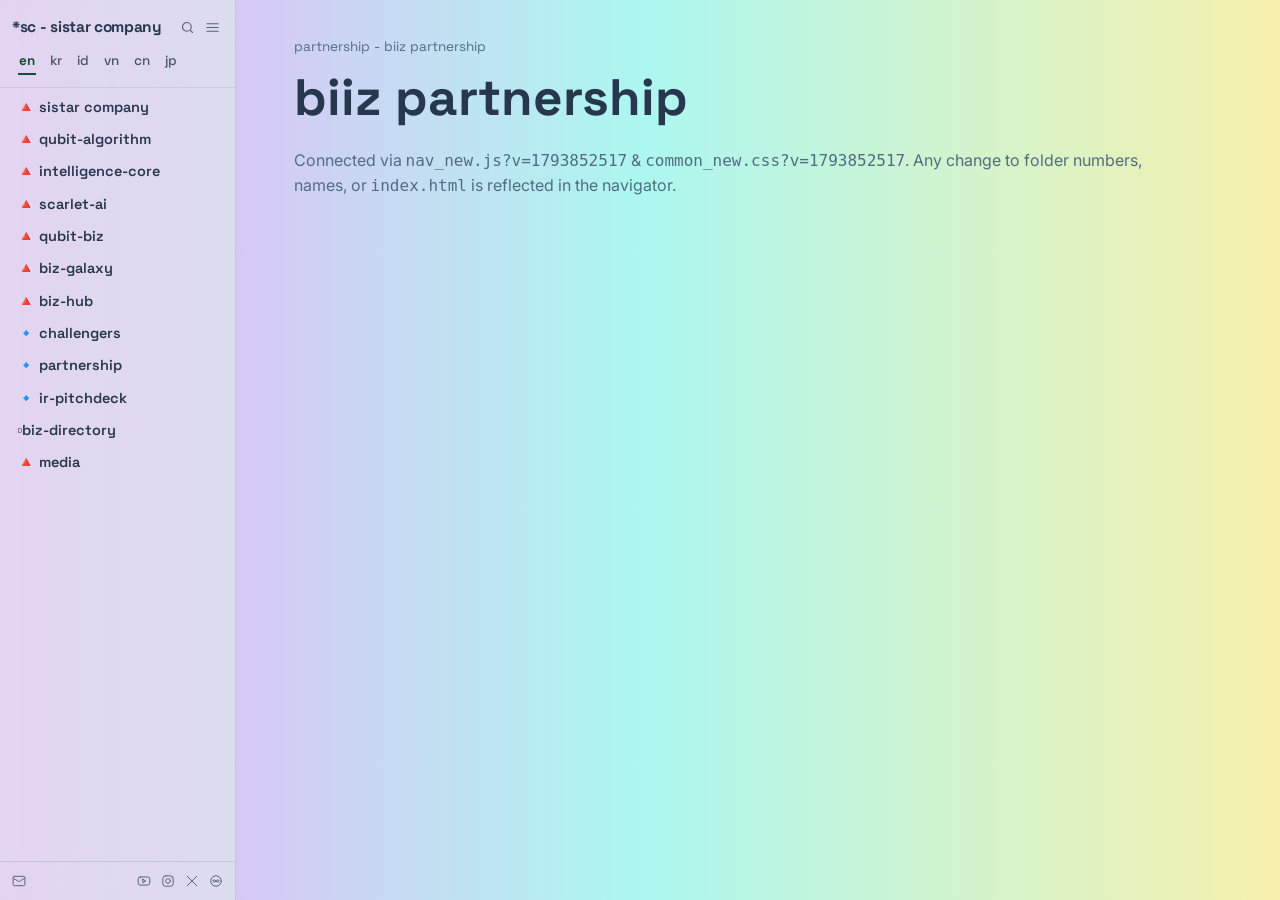
<file: 01_biiz-partnership/index.html>
<!DOCTYPE html>
<html lang="en">
<head>
  <meta charset="UTF-8" />
  <meta name="viewport" content="width=device-width, initial-scale=1.0" />
  <title>*sc | 🔸 biiz partnership</title>
  <style>html,body{background:linear-gradient(to right,#f0acf7,#acf7f0,#f7f0ac);margin:0;padding:0;}body.sc-nav-open{padding-left:220px;}@media(max-width:768px){body.sc-nav-open,body.sc-nav-folded{padding-left:44px!important;}}main,.sc-main-stage{opacity:0;}</style>
  <script>
    (function() {
      var p = location.pathname.replace(/\\/g, '/');
      var base = '/common_assets/';
      if (location.protocol === 'file:') {
        var i = p.toLowerCase().indexOf('/sc_web/');
        base = i !== -1 ? 'file://' + p.substring(0, i + 8) + 'common_assets/' : './common_assets/';
      }
      document.write('<link rel="stylesheet" href="' + base + 'common_new.css?v=1793852517">');
      var s = document.createElement('script');
      s.src = base + 'nav_new.js?v=1793852517';
      s.defer = true;
      document.head.appendChild(s);
    })();
  </script>
</head>
<body class="sc-nav-open">
  <main style="padding: 64px 8vw; max-width: 960px;">
    <p style="font-family:'Space Grotesk',sans-serif; font-size:0.85rem; color:#526D82; margin-bottom:10px;">partnership - biiz partnership</p>
    <h1 style="font-family:'Space Grotesk',sans-serif; font-size:clamp(2.2rem,4vw,3.4rem); color:#27374D; margin-bottom:18px;">biiz partnership</h1>
    <p style="font-size:1rem; color:#526D82; line-height:1.6;">Connected via <code>nav_new.js?v=1793852517</code> &amp; <code>common_new.css?v=1793852517</code>. Any change to folder numbers, names, or <code>index.html</code> is reflected in the navigator.</p>
  </main>
</body>
</html>
</file>
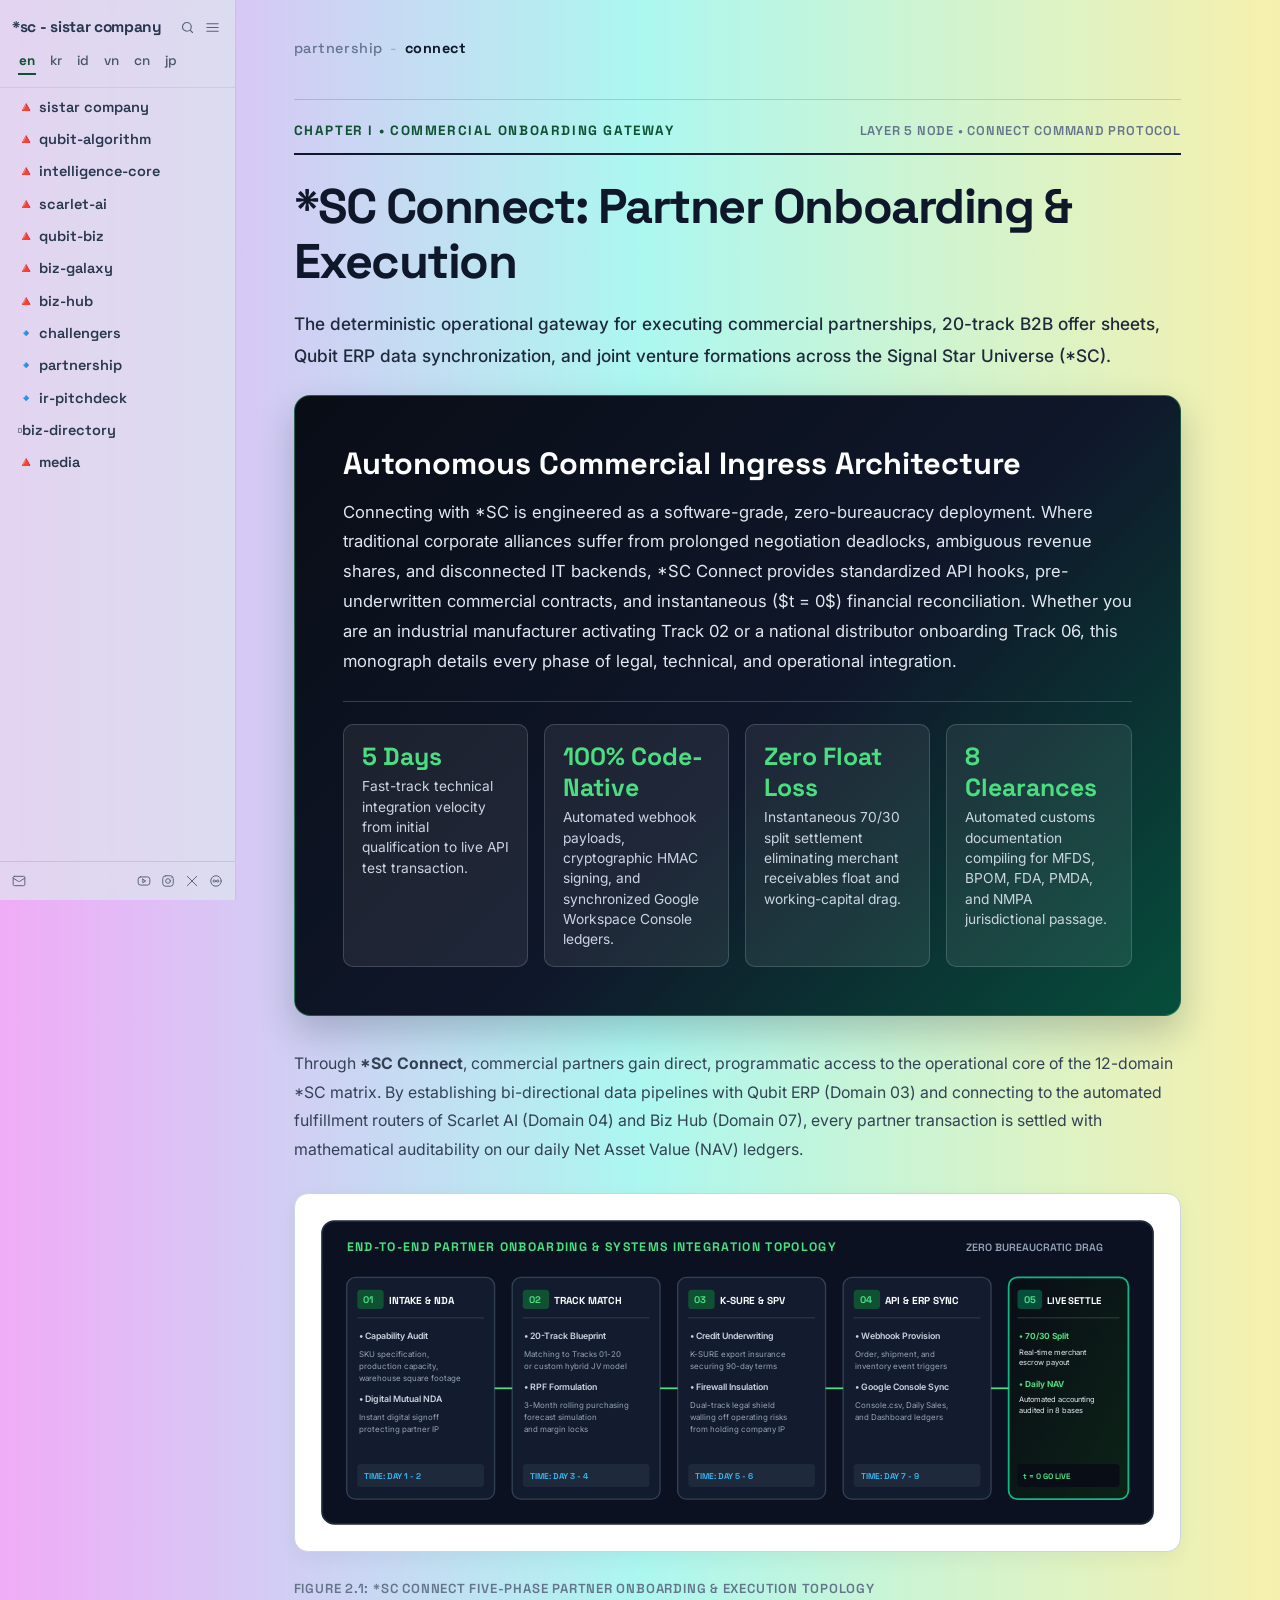
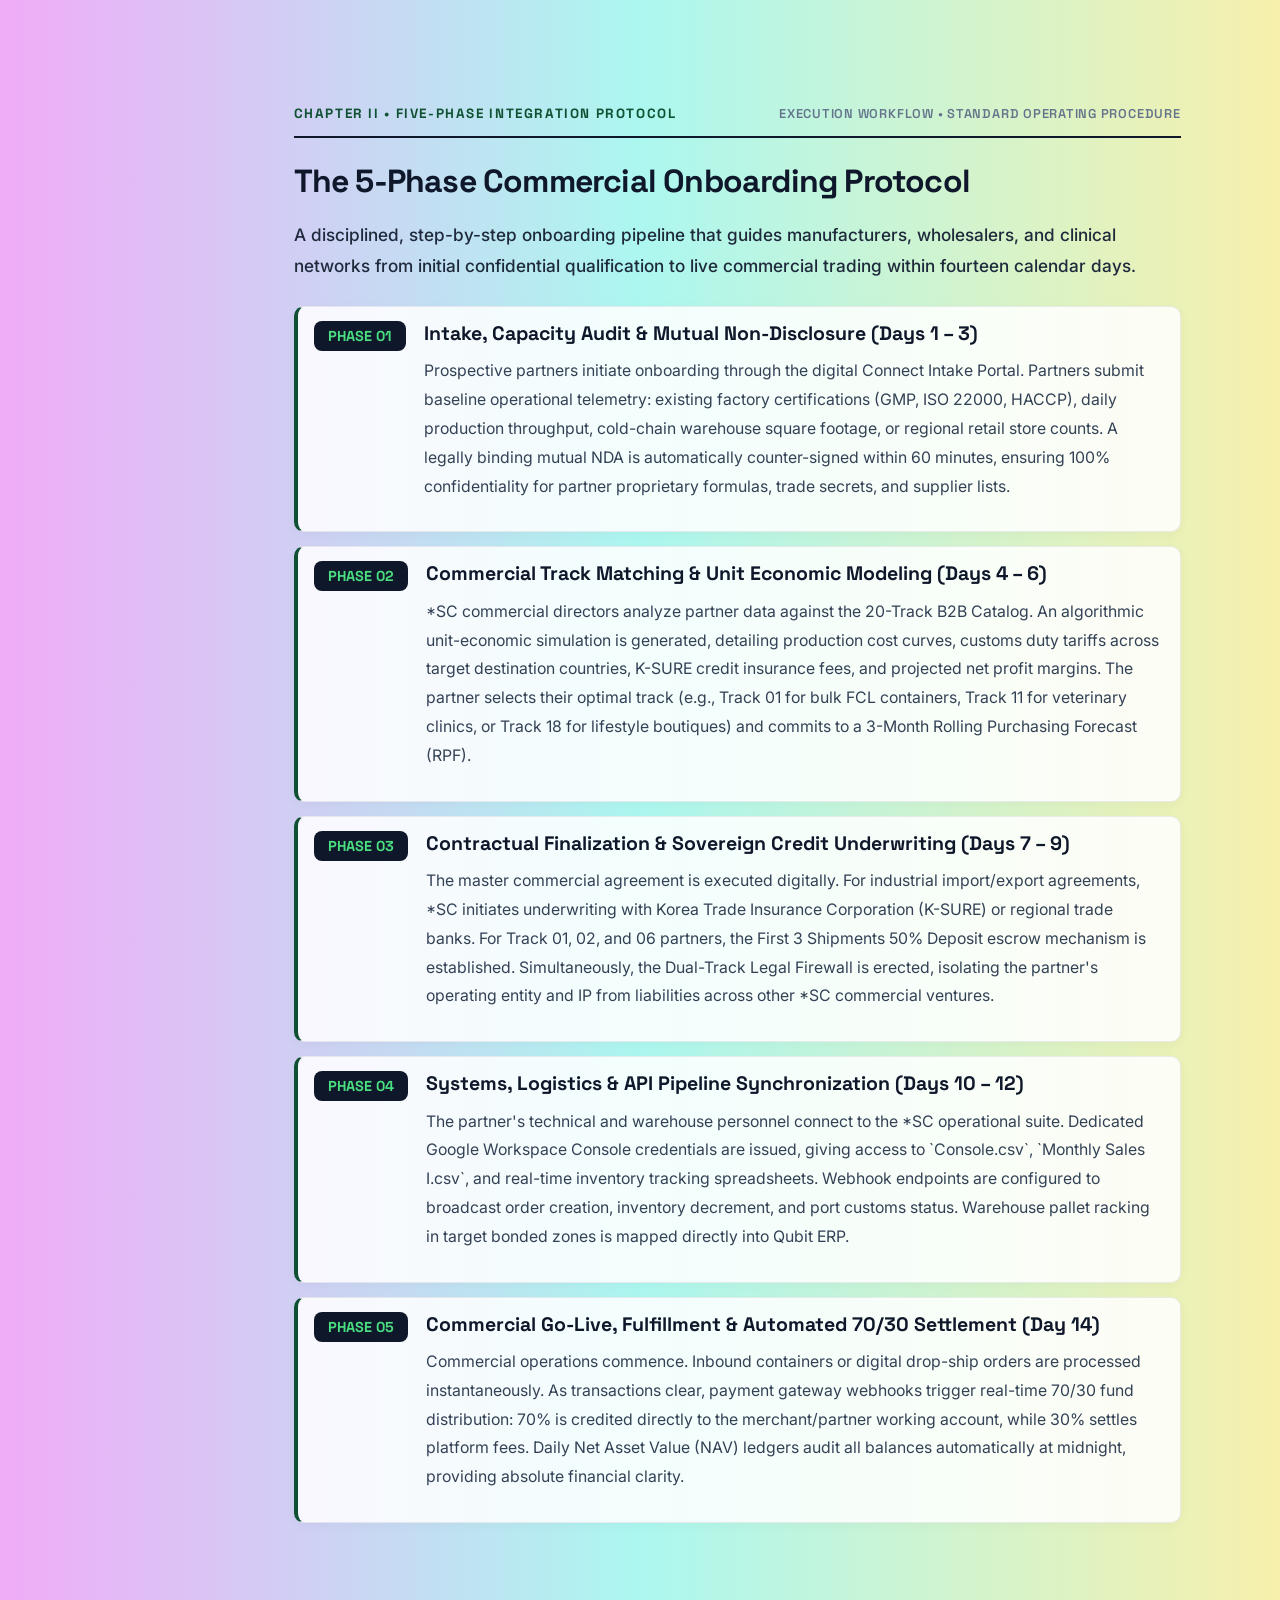
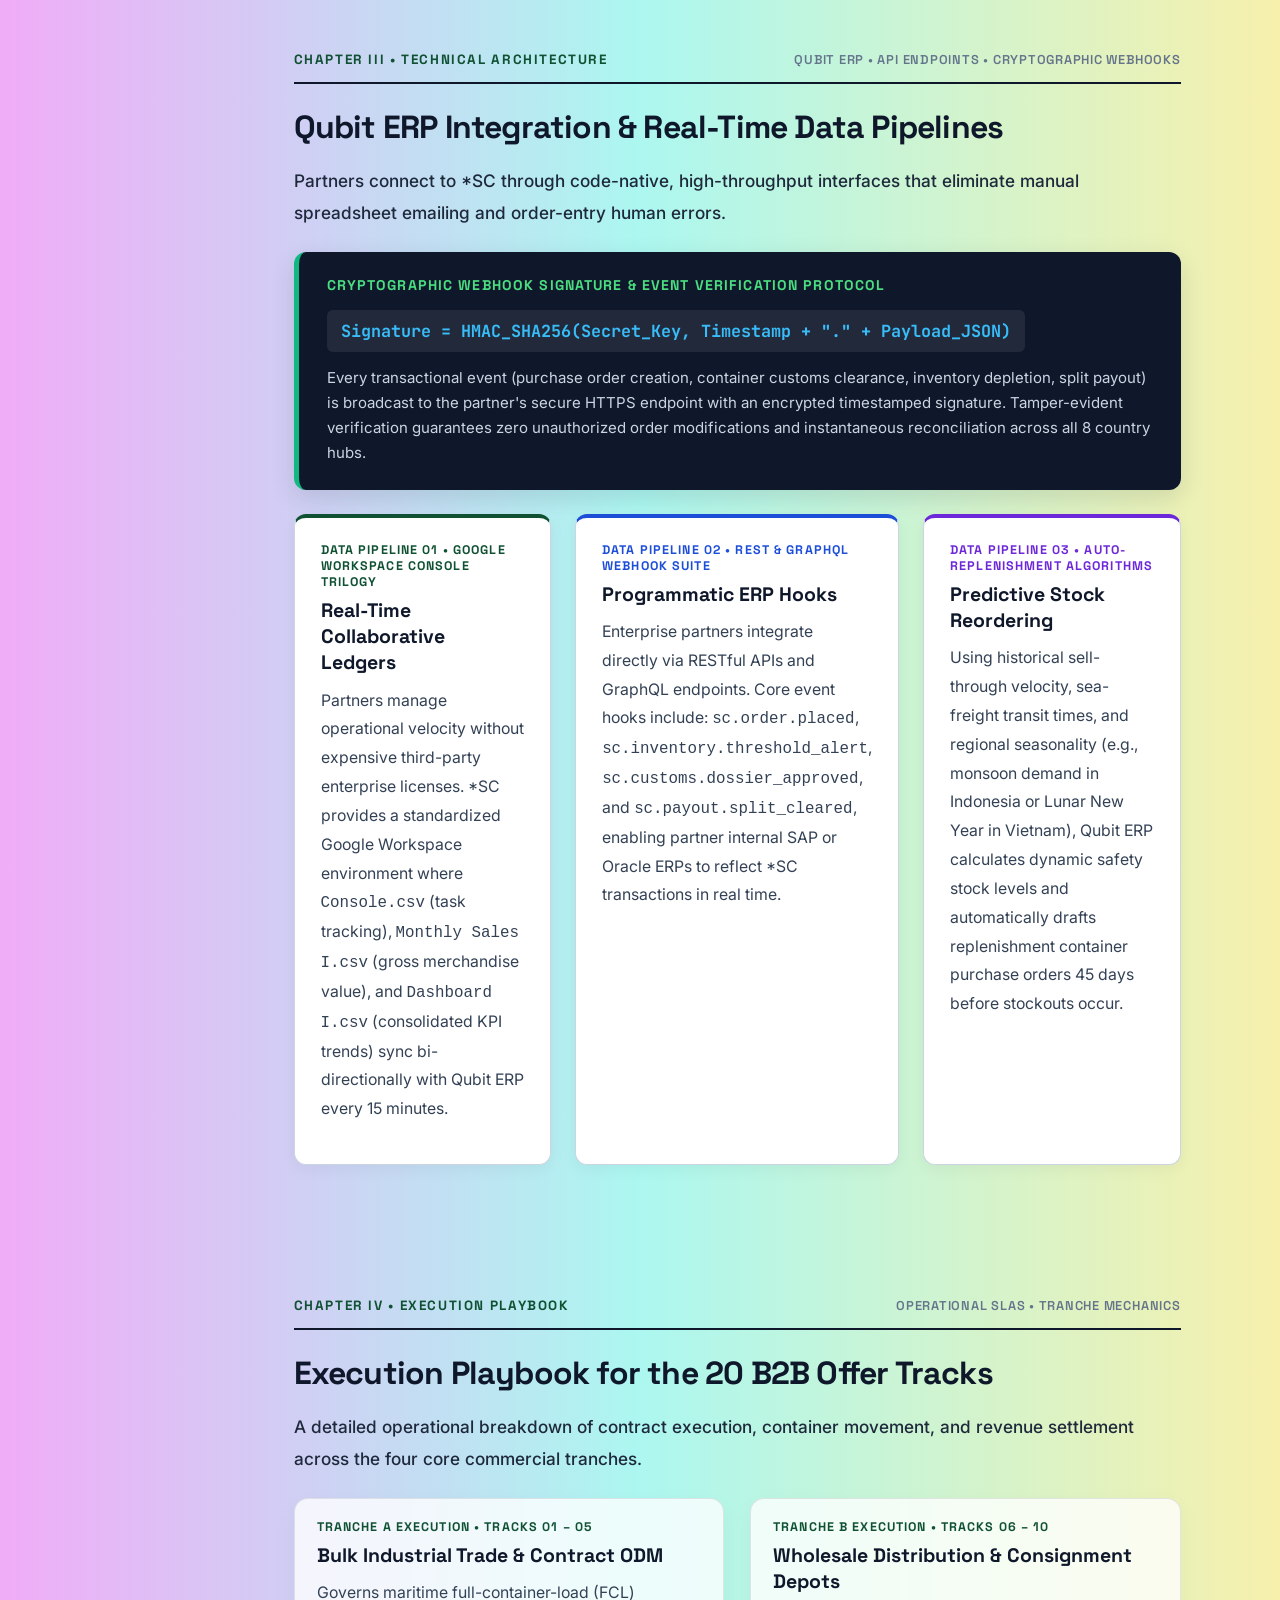
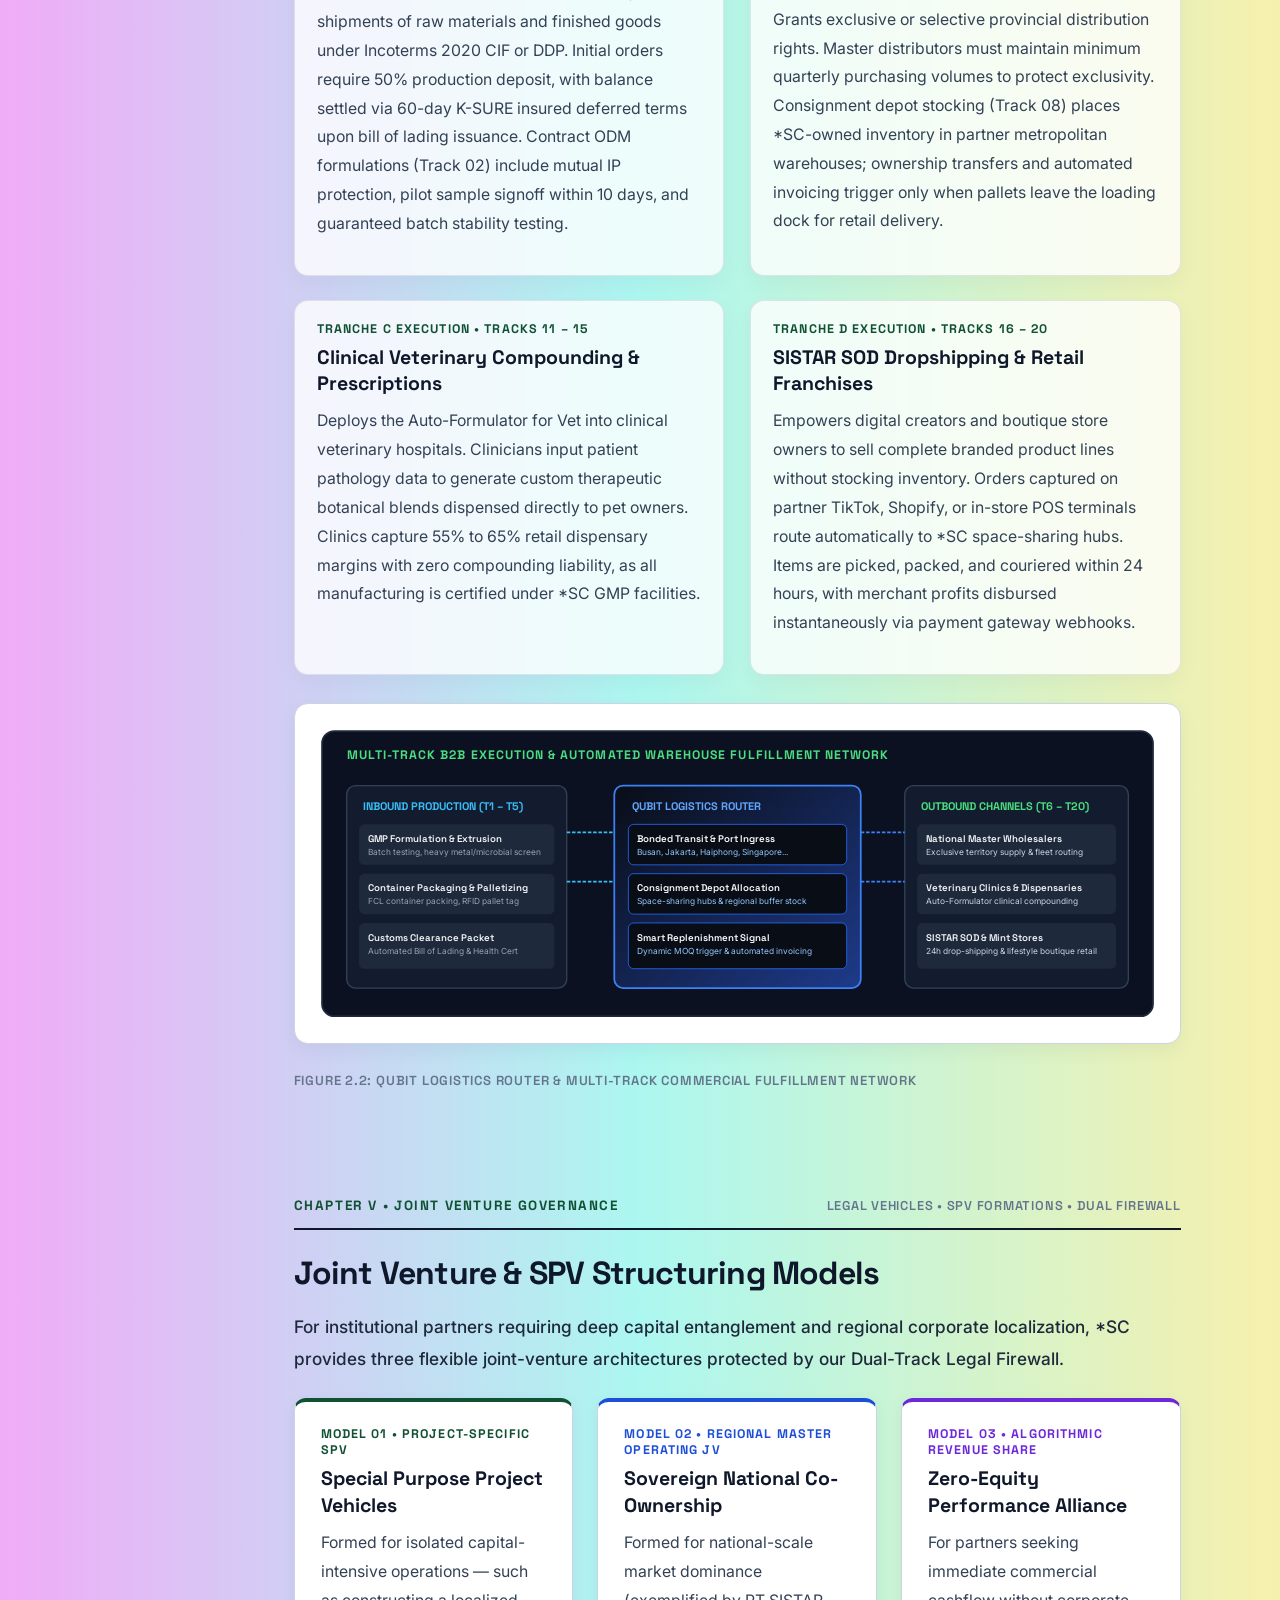
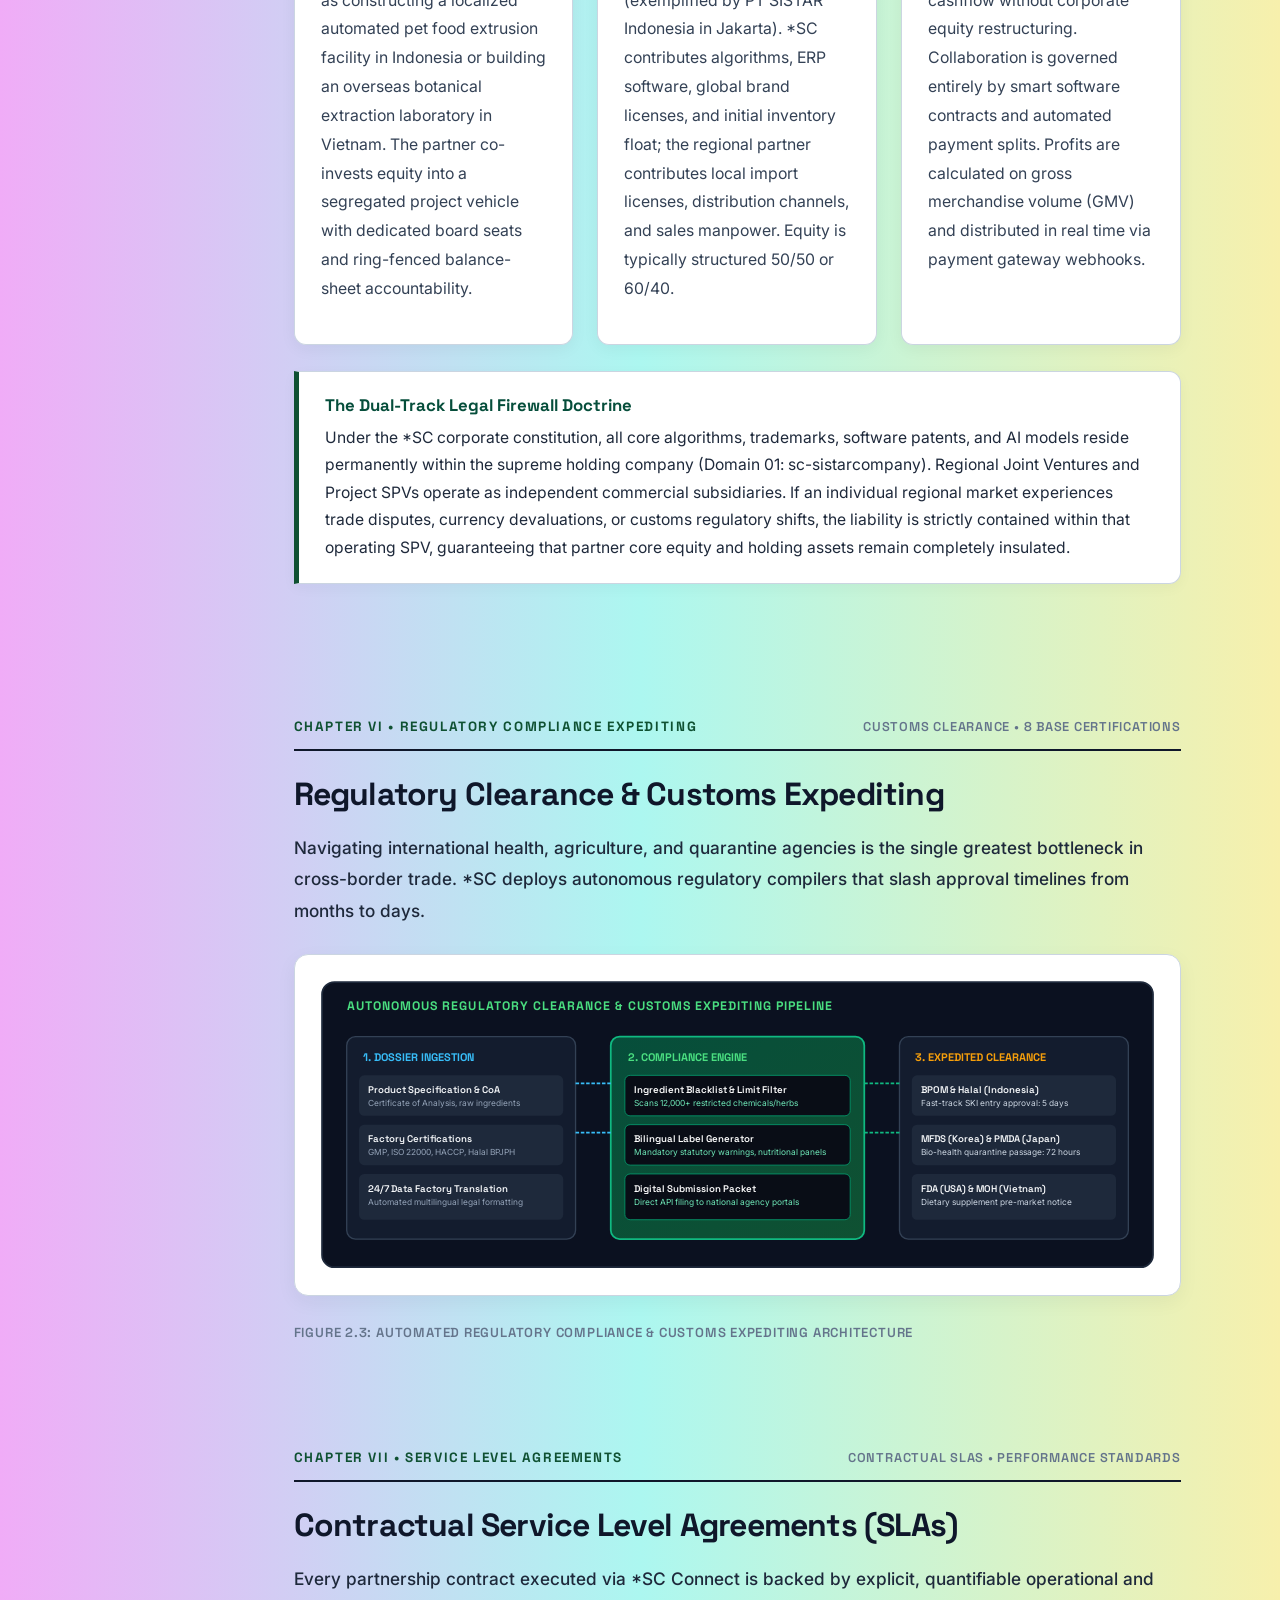
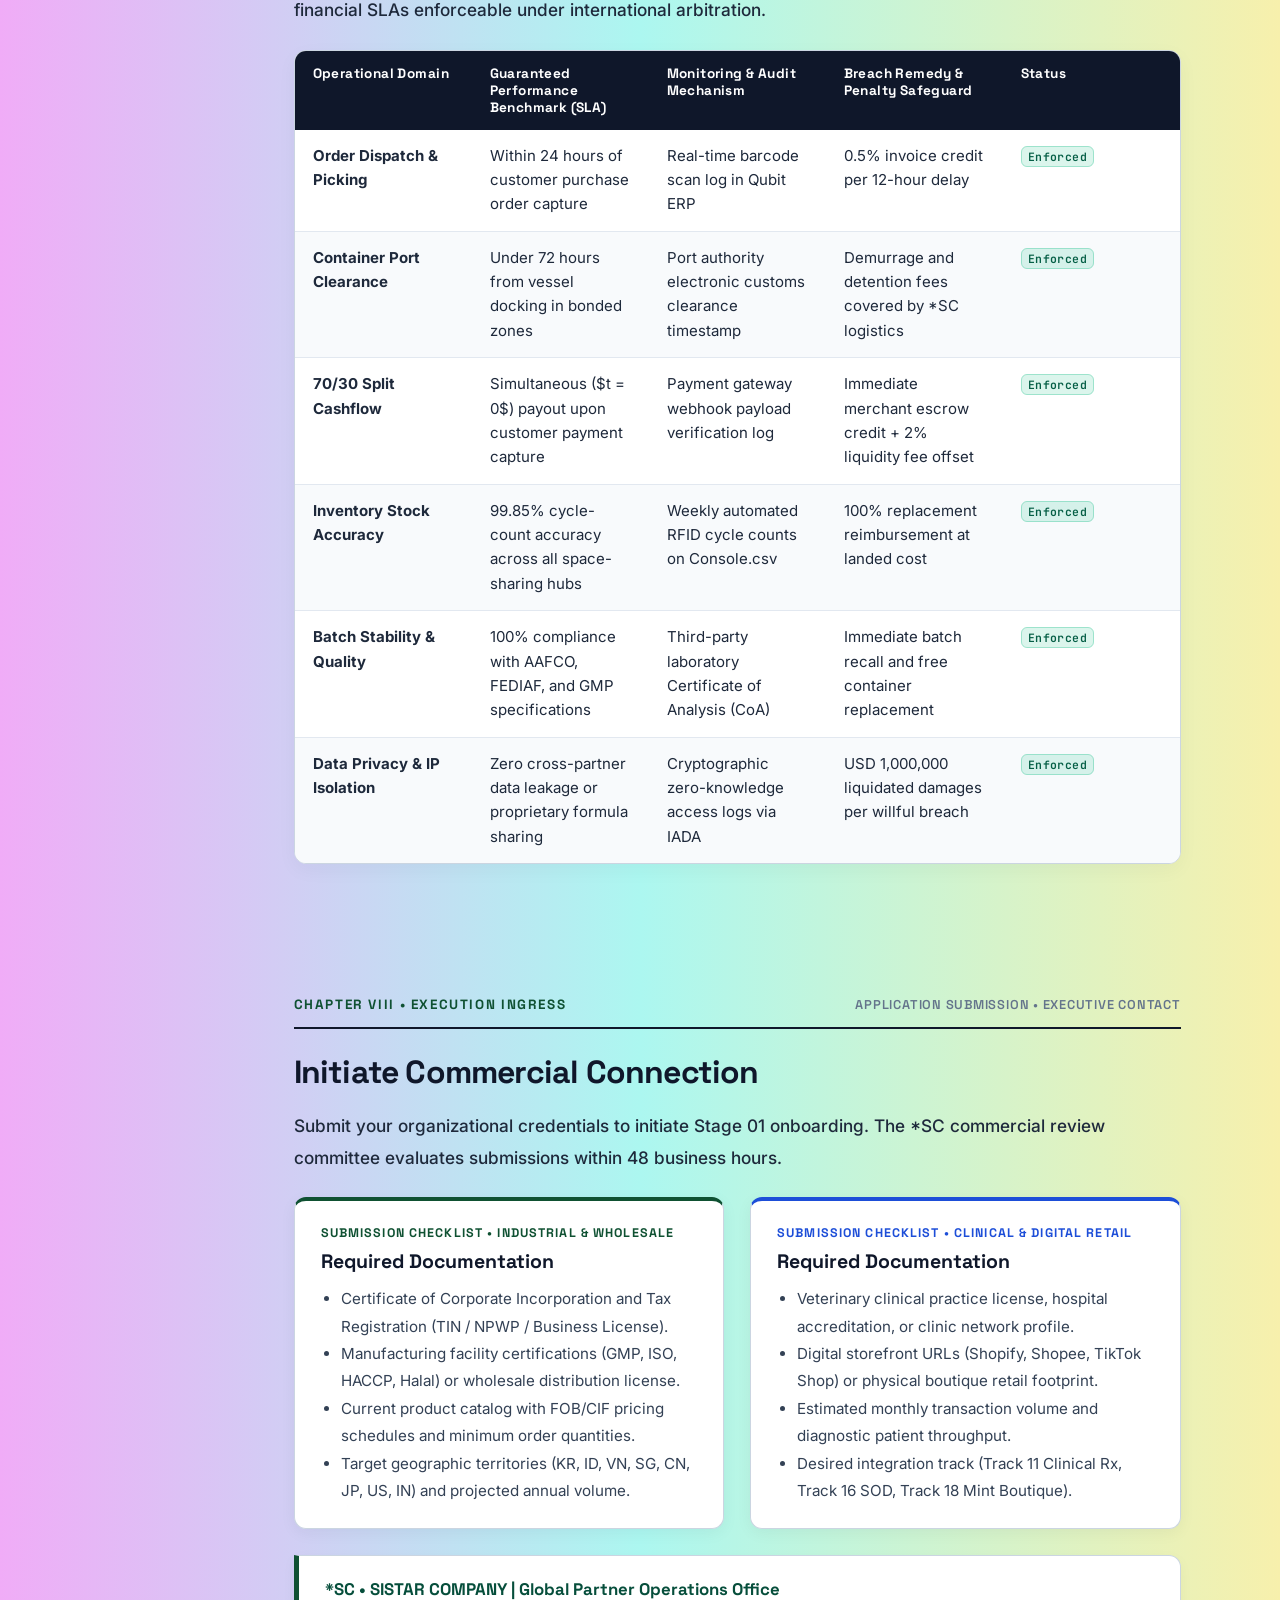
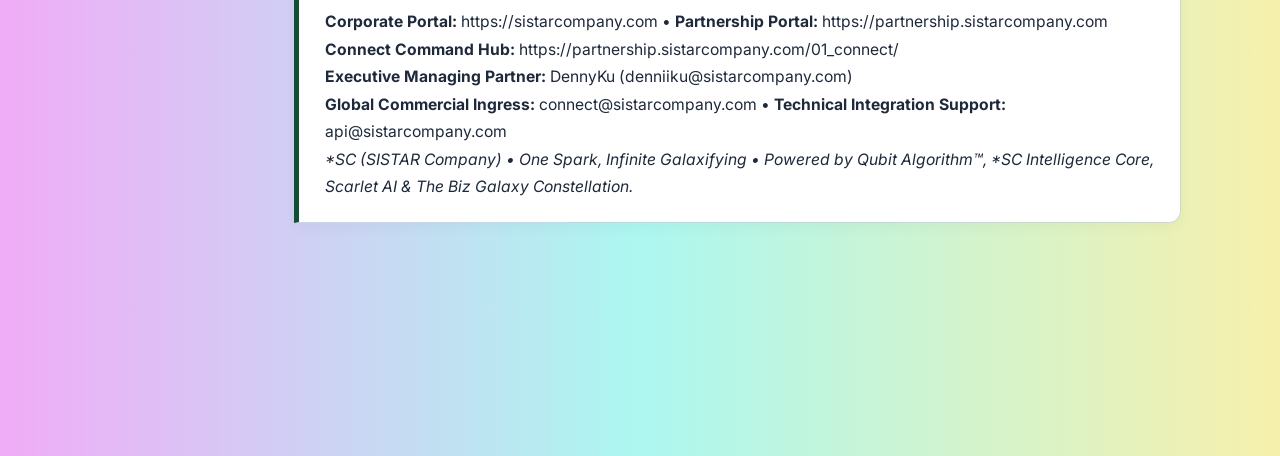
<file: 01_connect/index.html>
<!DOCTYPE html>
<html lang="en">
<head>
  <meta charset="UTF-8" />
  <meta name="viewport" content="width=device-width, initial-scale=1.0" />
  <link rel="preconnect" href="https://fonts.googleapis.com"><link rel="preconnect" href="https://fonts.gstatic.com" crossorigin><link href="https://fonts.googleapis.com/css2?family=Inter:wght@400;500;600;700&family=Space+Grotesk:wght@500;600;700&family=JetBrains+Mono:wght@500;700&display=swap" rel="stylesheet">
  <title>*SC | Connect — Global Partner Onboarding, Commercial Integration &amp; Co-Creation Gateway</title>
  <meta name="description" content="Global Partner Onboarding, Commercial Integration &amp; Co-Creation Gateway of *SC (SISTAR Company): Interactive Onboarding Protocols, 20-Track B2B Offer Sheet Execution, API &amp; ERP Integration, and Joint Venture Structuring." />
  <script type="application/ld+json">
  {
    "@context": "https://schema.org",
    "@type": "TechArticle",
    "headline": "*SC Connect — Global Partner Onboarding, Commercial Integration & Co-Creation Gateway",
    "description": "Comprehensive institutional execution manual for onboarding global business partners into the *SC (SISTAR Company) universe: 20-Track B2B Offer Sheet Execution, Qubit ERP API Integration, and Joint Venture Structuring.",
    "author": {
      "@type": "Organization",
      "name": "*SC - SISTAR COMPANY",
      "url": "https://sistarcompany.com"
    },
    "publisher": {
      "@type": "Organization",
      "name": "*SC - SISTAR COMPANY",
      "url": "https://sistarcompany.com"
    }
  }
  </script>
  <style>
    html, body {
      background: linear-gradient(to right, #f0acf7, #acf7f0, #f7f0ac);
      margin: 0;
      padding: 0;
      color: #0f172a;
      font-family: 'Inter', -apple-system, BlinkMacSystemFont, sans-serif;
      -webkit-font-smoothing: antialiased;
    }
    body.sc-nav-open { padding-left: 236px; }
    body.sc-nav-folded { padding-left: 64px; }
    @media (max-width: 768px) {
      body.sc-nav-open, body.sc-nav-folded { padding-left: 0 !important; }
    }

    /* === CLEAN UNWRAPPED MONOGRAPH & CHAPTER CONTAINER === */
    .sc-monograph {
      box-sizing: border-box;
      width: 100%;
      max-width: min(1420px, 96%);
      margin: 0 auto;
      padding: clamp(36px, 5vh, 68px) clamp(24px, 4.5vw, 76px) 130px;
      background: transparent !important;
      border: none !important;
      box-shadow: none !important;
    }
    .sc-monograph h1, .sc-monograph h2, .sc-monograph h3, .sc-monograph h4,
    .sc-monograph p, .sc-monograph ul, .sc-monograph ol, .sc-monograph li,
    .sc-monograph table, .sc-monograph th, .sc-monograph td, .sc-monograph div {
      margin-left: 0;
      text-indent: 0;
      text-align: left;
    }
    .sc-top-bar {
      display: flex;
      align-items: center;
      justify-content: space-between;
      flex-wrap: wrap;
      gap: 16px;
      padding-bottom: 20px;
      margin-bottom: 32px;
      border-bottom: 1.5px solid rgba(15, 23, 42, 0.16);
    }
    .sc-route {
      font-family: 'Space Grotesk', sans-serif;
      font-size: 0.9rem;
      font-weight: 600;
      color: #334155;
      margin: 0;
      letter-spacing: 0.04em;
      text-transform: lowercase;
    }

    /* === CHAPTER & SECTION STRUCTURE === */
    .sc-chapter {
      margin-bottom: 56px;
      padding: 16px 0 36px 0;
      border-bottom: 1.5px solid rgba(15, 23, 42, 0.16);
      background: transparent !important;
      border-left: none !important;
      border-right: none !important;
      border-top: none !important;
      box-shadow: none !important;
    }
    .sc-chapter:last-of-type { border-bottom: none; }
    .sc-chapter-meta {
      display: flex;
      align-items: center;
      justify-content: space-between;
      flex-wrap: wrap;
      gap: 12px;
      padding-bottom: 14px;
      margin-bottom: 24px;
      border-bottom: 2px solid #0f172a;
    }
    .sc-chapter-num {
      font-family: 'Space Grotesk', sans-serif;
      font-size: 0.84rem;
      font-weight: 700;
      letter-spacing: 0.12em;
      text-transform: uppercase;
      color: #0f5132;
    }
    .sc-chapter-tag {
      font-family: 'Space Grotesk', sans-serif;
      font-size: 0.8rem;
      font-weight: 600;
      color: #64748b;
      letter-spacing: 0.06em;
      text-transform: uppercase;
    }
    .sc-doc-h1 {
      font-family: 'Space Grotesk', sans-serif;
      font-size: clamp(2.15rem, 3.8vw, 3.2rem);
      font-weight: 700;
      color: #0f172a;
      line-height: 1.12;
      letter-spacing: -0.03em;
      margin: 0 0 20px 0;
    }
    .sc-chapter-h2 {
      font-family: 'Space Grotesk', sans-serif;
      font-size: clamp(1.6rem, 2.5vw, 2.15rem);
      font-weight: 700;
      color: #0f172a;
      line-height: 1.22;
      letter-spacing: -0.025em;
      margin: 0 0 18px 0;
    }
    .sc-sub-h3 {
      font-family: 'Space Grotesk', sans-serif;
      font-size: 1.22rem;
      font-weight: 700;
      color: #0f172a;
      margin: 0 0 10px 0;
      line-height: 1.35;
    }
    .sc-lead {
      font-family: 'Inter', sans-serif;
      font-size: 1.08rem;
      font-weight: 500;
      color: #1e293b;
      line-height: 1.82;
      margin: 0 0 24px 0;
    }
    .sc-p {
      font-family: 'Inter', sans-serif;
      font-size: 0.99rem;
      color: #334155;
      line-height: 1.82;
      margin: 0 0 16px 0;
    }

    /* === EXECUTIVE DARK HERO & METRICS === */
    .sc-exec-hero {
      background: linear-gradient(135deg, #090d16 0%, #0f172a 55%, #064e3b 100%);
      color: #ffffff;
      border-radius: 16px;
      padding: clamp(30px, 4vw, 48px);
      margin: 22px 0 34px 0;
      border: 1px solid rgba(74, 222, 128, 0.35);
      box-shadow: 0 16px 36px rgba(15, 23, 42, 0.22);
    }
    .sc-exec-hero h2, .sc-exec-hero h3 {
      font-family: 'Space Grotesk', sans-serif;
      font-size: clamp(1.45rem, 2.4vw, 1.95rem);
      font-weight: 700;
      color: #ffffff;
      margin: 0 0 14px 0;
      line-height: 1.28;
    }
    .sc-exec-hero p {
      font-size: 1.04rem;
      color: #e2e8f0;
      line-height: 1.8;
      margin: 0 0 24px 0;
    }
    .sc-kpi-strip {
      display: grid;
      grid-template-columns: repeat(4, 1fr);
      gap: 16px;
      padding-top: 22px;
      border-top: 1px solid rgba(255, 255, 255, 0.18);
    }
    @media (max-width: 900px) {
      .sc-kpi-strip { grid-template-columns: repeat(2, 1fr); }
    }
    .sc-kpi-cell {
      background: rgba(255, 255, 255, 0.07);
      border: 1px solid rgba(255, 255, 255, 0.16);
      border-radius: 10px;
      padding: 16px 18px;
    }
    .sc-kpi-val {
      font-family: 'Space Grotesk', sans-serif;
      font-size: 1.55rem;
      font-weight: 700;
      color: #4ade80;
      margin-bottom: 4px;
    }
    .sc-kpi-desc {
      font-size: 0.86rem;
      color: #cbd5e1;
      line-height: 1.48;
    }

    /* === EDITORIAL PANELS & BENTO GRIDS === */
    .sc-grid-2 {
      display: grid;
      grid-template-columns: repeat(2, 1fr);
      gap: 26px;
      margin: 24px 0;
    }
    .sc-grid-3 {
      display: grid;
      grid-template-columns: repeat(3, 1fr);
      gap: 24px;
      margin: 24px 0;
    }
    .sc-grid-4 {
      display: grid;
      grid-template-columns: repeat(4, 1fr);
      gap: 20px;
      margin: 24px 0;
    }
    @media (max-width: 980px) {
      .sc-grid-3, .sc-grid-4 { grid-template-columns: repeat(2, 1fr); }
    }
    @media (max-width: 760px) {
      .sc-grid-2, .sc-grid-3, .sc-grid-4 { grid-template-columns: 1fr; }
    }
    .sc-panel {
      background: #ffffff;
      border: 1px solid #cbd5e1;
      border-top: 4px solid #0f172a;
      border-radius: 12px;
      padding: 24px 26px;
      box-shadow: 0 4px 16px rgba(15, 23, 42, 0.05);
    }
    .sc-panel.emerald { border-top-color: #0f5132; background: #ffffff; }
    .sc-panel.blue { border-top-color: #1d4ed8; background: #ffffff; }
    .sc-panel.purple { border-top-color: #6d28d9; background: #ffffff; }
    .sc-panel.amber { border-top-color: #b45309; background: #ffffff; }
    .sc-panel-kicker {
      font-family: 'Space Grotesk', sans-serif;
      font-size: 0.78rem;
      font-weight: 700;
      letter-spacing: 0.09em;
      text-transform: uppercase;
      color: #0f5132;
      margin-bottom: 8px;
    }
    .sc-panel.blue .sc-panel-kicker { color: #1d4ed8; }
    .sc-panel.purple .sc-panel-kicker { color: #6d28d9; }
    .sc-panel.amber .sc-panel-kicker { color: #b45309; }

    /* Bento Grid Styles */
    .sc-bento-grid {
      display: grid;
      grid-template-columns: repeat(12, 1fr);
      gap: 22px;
      margin: 26px 0;
    }
    .sc-bento-col-4 { grid-column: span 4; }
    .sc-bento-col-6 { grid-column: span 6; }
    .sc-bento-col-8 { grid-column: span 8; }
    .sc-bento-col-12 { grid-column: span 12; }
    @media (max-width: 900px) {
      .sc-bento-col-4, .sc-bento-col-6, .sc-bento-col-8 { grid-column: span 12; }
    }
    .sc-bento-card {
      background: #ffffff;
      border: 1px solid #cbd5e1;
      border-radius: 14px;
      padding: 26px 28px;
      box-shadow: 0 6px 20px rgba(15, 23, 42, 0.05);
    }
    .sc-bento-card.dark {
      background: #0f172a;
      color: #f8fafc;
      border-color: #334155;
    }
    .sc-bento-card.dark h3, .sc-bento-card.dark h4 { color: #ffffff; }
    .sc-bento-card.dark p { color: #cbd5e1; }

    /* === FORMULA & CODE BLOCKS === */
    .sc-math-box {
      background: #0f172a;
      color: #f8fafc;
      border-radius: 12px;
      padding: 24px 28px;
      margin: 22px 0;
      border-left: 5px solid #10b981;
      box-shadow: 0 8px 24px rgba(15, 23, 42, 0.12);
    }
    .sc-math-title {
      font-family: 'Space Grotesk', sans-serif;
      font-size: 0.88rem;
      font-weight: 700;
      letter-spacing: 0.08em;
      text-transform: uppercase;
      color: #4ade80;
      margin-bottom: 8px;
    }
    .sc-math-code {
      font-family: 'JetBrains Mono', monospace;
      font-size: 1.05rem;
      font-weight: 700;
      color: #38bdf8;
      background: rgba(255, 255, 255, 0.08);
      padding: 9px 14px;
      border-radius: 6px;
      display: inline-block;
      margin: 8px 0 14px 0;
      line-height: 1.45;
    }

    /* === TABLES & BADGES === */
    .sc-table-wrap {
      overflow-x: auto;
      margin: 24px 0;
      background: #ffffff;
      border-radius: 12px;
      border: 1px solid #cbd5e1;
      box-shadow: 0 6px 20px rgba(15, 23, 42, 0.04);
    }
    .sc-table {
      width: 100%;
      border-collapse: collapse;
      font-size: 0.94rem;
    }
    .sc-table th {
      background: #0f172a;
      color: #ffffff;
      font-family: 'Space Grotesk', sans-serif;
      font-size: 0.85rem;
      font-weight: 700;
      text-align: left;
      padding: 14px 18px;
      letter-spacing: 0.03em;
      white-space: nowrap;
    }
    .sc-table td {
      padding: 14px 18px;
      border-bottom: 1px solid #e2e8f0;
      color: #1e293b;
      line-height: 1.62;
      vertical-align: top;
    }
    .sc-table tr:last-child td { border-bottom: none; }
    .sc-table tr:nth-child(even) td { background: #f8fafc; }
    .sc-pill-emerald {
      display: inline-block;
      font-family: 'Space Grotesk', sans-serif;
      font-size: 0.74rem;
      font-weight: 700;
      padding: 3px 9px;
      border-radius: 999px;
      background: #dcfce7;
      color: #166534;
      border: 1px solid #86efac;
      letter-spacing: 0.04em;
    }
    .sc-pill-gold {
      display: inline-block;
      font-family: 'Space Grotesk', sans-serif;
      font-size: 0.74rem;
      font-weight: 700;
      padding: 3px 9px;
      border-radius: 999px;
      background: #fef3c7;
      color: #92400e;
      border: 1px solid #fde68a;
      letter-spacing: 0.04em;
    }
    .sc-pill-blue {
      display: inline-block;
      font-family: 'Space Grotesk', sans-serif;
      font-size: 0.74rem;
      font-weight: 700;
      padding: 3px 9px;
      border-radius: 999px;
      background: #dbeafe;
      color: #1e40af;
      border: 1px solid #93c5fd;
      letter-spacing: 0.04em;
    }

    /* === CALLOUTS & PIPELINE STRIPS === */
    .sc-callout {
      background: #ffffff;
      border-left: 5px solid #0f5132;
      border-radius: 0 12px 12px 0;
      padding: 22px 26px;
      margin: 26px 0;
      border-top: 1px solid #cbd5e1;
      border-right: 1px solid #cbd5e1;
      border-bottom: 1px solid #cbd5e1;
      box-shadow: 0 4px 14px rgba(15, 23, 42, 0.04);
    }
    .sc-callout-title {
      font-family: 'Space Grotesk', sans-serif;
      font-size: 1.05rem;
      font-weight: 700;
      color: #064e3b;
      margin-bottom: 8px;
    }
    .sc-pipeline-strip {
      display: flex !important;
      flex-direction: column !important;
      gap: 14px;
      margin: 24px 0;
    }
    .sc-pipeline-step {
      display: flex;
      align-items: flex-start;
      gap: 18px;
      background: #ffffff;
      border: 1px solid #cbd5e1;
      border-radius: 12px;
      padding: 18px 22px;
      box-shadow: 0 3px 12px rgba(15, 23, 42, 0.03);
    }
    .sc-step-badge {
      font-family: 'Space Grotesk', sans-serif;
      font-size: 0.9rem;
      font-weight: 700;
      background: #0f172a;
      color: #4ade80;
      padding: 6px 14px;
      border-radius: 8px;
      flex-shrink: 0;
    }

    /* === SVG CONTAINER WRAPPER === */
    .sc-svg-wrap {
      background: #ffffff;
      border: 1px solid #cbd5e1;
      border-radius: 14px;
      padding: 20px;
      margin: 28px 0;
      box-shadow: 0 6px 20px rgba(15, 23, 42, 0.05);
      overflow-x: auto;
    }
    .sc-svg-wrap svg {
      display: block;
      width: 100%;
      height: auto;
      min-width: 780px;
    }
    .sc-svg-caption {
      font-family: 'Space Grotesk', sans-serif;
      font-size: 0.82rem;
      font-weight: 600;
      color: #64748b;
      text-transform: uppercase;
      letter-spacing: 0.06em;
      margin-top: 12px;
      text-align: center;
    }

    @media print {
      html, body, .sc-monograph { background: #ffffff !important; padding-left: 0 !important; }
      #sc-left-nav, .sc-nav-toggle { display: none !important; }
      .sc-panel, .sc-bento-card, .sc-callout, .sc-table-wrap, .sc-svg-wrap { break-inside: avoid !important; }
    }
  </style>
  <script>
    (function() {
      var p = location.pathname.replace(/\\/g, "/");
      var base = "/common_assets/";
      if (location.protocol === "file:") {
        var i = p.toLowerCase().indexOf("/sc_web/");
        base = i !== -1 ? "file://" + p.substring(0, i + 8) + "common_assets/" : "./common_assets/";
      }
      document.write("<link rel=\"stylesheet\" href=\"" + base + "common_new.css?v=2.3\">");
      document.write("<script src=\"" + base + "nav_new.js?v=2.3\" defer><\/script><script src=\"" + base + "sc_translator.js?v=5.0\" defer><\/script>");
    })();
  </script>
</head>
<body class="sc-nav-open">
  <main class="sc-monograph">
    <!-- Clean Top Breadcrumb Bar (No Action Buttons) -->
    <div class="sc-top-bar">
      <p class="sc-route">partnership - connect</p>
    </div>

    <!-- Chapter I: Executive Onboarding Manifesto & Command Gateway -->
    <section class="sc-chapter">
      <div class="sc-chapter-meta">
        <span class="sc-chapter-num">Chapter I &bull; Commercial Onboarding Gateway</span>
        <span class="sc-chapter-tag">Layer 5 Node &bull; Connect Command Protocol</span>
      </div>
      <h1 class="sc-doc-h1">*SC Connect: Partner Onboarding &amp; Execution</h1>
      <p class="sc-lead">The deterministic operational gateway for executing commercial partnerships, 20-track B2B offer sheets, Qubit ERP data synchronization, and joint venture formations across the Signal Star Universe (*SC).</p>

      <div class="sc-exec-hero">
        <h3>Autonomous Commercial Ingress Architecture</h3>
        <p>Connecting with *SC is engineered as a software-grade, zero-bureaucracy deployment. Where traditional corporate alliances suffer from prolonged negotiation deadlocks, ambiguous revenue shares, and disconnected IT backends, *SC Connect provides standardized API hooks, pre-underwritten commercial contracts, and instantaneous ($t = 0$) financial reconciliation. Whether you are an industrial manufacturer activating Track 02 or a national distributor onboarding Track 06, this monograph details every phase of legal, technical, and operational integration.</p>
        <div class="sc-kpi-strip">
          <div class="sc-kpi-cell">
            <div class="sc-kpi-val">5 Days</div>
            <div class="sc-kpi-desc">Fast-track technical integration velocity from initial qualification to live API test transaction.</div>
          </div>
          <div class="sc-kpi-cell">
            <div class="sc-kpi-val">100% Code-Native</div>
            <div class="sc-kpi-desc">Automated webhook payloads, cryptographic HMAC signing, and synchronized Google Workspace Console ledgers.</div>
          </div>
          <div class="sc-kpi-cell">
            <div class="sc-kpi-val">Zero Float Loss</div>
            <div class="sc-kpi-desc">Instantaneous 70/30 split settlement eliminating merchant receivables float and working-capital drag.</div>
          </div>
          <div class="sc-kpi-cell">
            <div class="sc-kpi-val">8 Clearances</div>
            <div class="sc-kpi-desc">Automated customs documentation compiling for MFDS, BPOM, FDA, PMDA, and NMPA jurisdictional passage.</div>
          </div>
        </div>
      </div>

      <p class="sc-p">Through <strong>*SC Connect</strong>, commercial partners gain direct, programmatic access to the operational core of the 12-domain *SC matrix. By establishing bi-directional data pipelines with Qubit ERP (Domain 03) and connecting to the automated fulfillment routers of Scarlet AI (Domain 04) and Biz Hub (Domain 07), every partner transaction is settled with mathematical auditability on our daily Net Asset Value (NAV) ledgers.</p>

      <!-- Bespoke Inline SVG #1: End-to-End Partner Onboarding & Integration Lifecycle Topology -->
      <div class="sc-svg-wrap">
        <svg viewBox="0 0 960 360" class="notranslate" translate="no" xmlns="http://www.w3.org/2000/svg">
          <defs>
            <linearGradient id="cGradDark" x1="0%" y1="0%" x2="100%" y2="100%">
              <stop offset="0%" stop-color="#090d16"/>
              <stop offset="100%" stop-color="#0c2317"/>
            </linearGradient>
            <linearGradient id="cGradEmerald" x1="0%" y1="0%" x2="100%" y2="0%">
              <stop offset="0%" stop-color="#064e3b"/>
              <stop offset="100%" stop-color="#10b981"/>
            </linearGradient>
          </defs>

          <!-- Canvas Base -->
          <rect x="8" y="8" width="944" height="344" rx="14" fill="#0b1120" stroke="#1e293b" stroke-width="2"/>
          <text x="36" y="42" fill="#4ade80" font-family="'Space Grotesk', sans-serif" font-size="14" font-weight="700" letter-spacing="1.5">END-TO-END PARTNER ONBOARDING &amp; SYSTEMS INTEGRATION TOPOLOGY</text>
          <text x="740" y="42" fill="#94a3b8" font-family="'Space Grotesk', sans-serif" font-size="12" font-weight="600">ZERO BUREAUCRATIC DRAG</text>

          <!-- Stage Node 1: Intake & Assessment -->
          <g transform="translate(36, 72)">
            <rect width="168" height="252" rx="10" fill="#131c2e" stroke="#334155" stroke-width="1.5"/>
            <rect x="12" y="14" width="30" height="22" rx="4" fill="#0f5132"/>
            <text x="19" y="29" fill="#4ade80" font-family="'Space Grotesk', sans-serif" font-size="11" font-weight="700">01</text>
            <text x="48" y="30" fill="#f8fafc" font-family="'Space Grotesk', sans-serif" font-size="11.5" font-weight="700">INTAKE &amp; NDA</text>
            <line x1="12" y1="46" x2="156" y2="46" stroke="#334155" stroke-width="1"/>
            <text x="14" y="70" fill="#cbd5e1" font-family="'Inter', sans-serif" font-size="10" font-weight="600">&bull; Capability Audit</text>
            <text x="14" y="90" fill="#94a3b8" font-family="'Inter', sans-serif" font-size="9">SKU specification,</text>
            <text x="14" y="104" fill="#94a3b8" font-family="'Inter', sans-serif" font-size="9">production capacity,</text>
            <text x="14" y="118" fill="#94a3b8" font-family="'Inter', sans-serif" font-size="9">warehouse square footage</text>
            <text x="14" y="142" fill="#cbd5e1" font-family="'Inter', sans-serif" font-size="10" font-weight="600">&bull; Digital Mutual NDA</text>
            <text x="14" y="162" fill="#94a3b8" font-family="'Inter', sans-serif" font-size="9">Instant digital signoff</text>
            <text x="14" y="176" fill="#94a3b8" font-family="'Inter', sans-serif" font-size="9">protecting partner IP</text>
            <rect x="12" y="212" width="144" height="26" rx="4" fill="#1e293b"/>
            <text x="20" y="229" fill="#38bdf8" font-family="'Space Grotesk', sans-serif" font-size="9.5" font-weight="600">TIME: DAY 1 - 2</text>
          </g>

          <!-- Stage Node 2: Offer Sheet Selection -->
          <g transform="translate(224, 72)">
            <rect width="168" height="252" rx="10" fill="#131c2e" stroke="#334155" stroke-width="1.5"/>
            <rect x="12" y="14" width="30" height="22" rx="4" fill="#0f5132"/>
            <text x="19" y="29" fill="#4ade80" font-family="'Space Grotesk', sans-serif" font-size="11" font-weight="700">02</text>
            <text x="48" y="30" fill="#f8fafc" font-family="'Space Grotesk', sans-serif" font-size="11.5" font-weight="700">TRACK MATCH</text>
            <line x1="12" y1="46" x2="156" y2="46" stroke="#334155" stroke-width="1"/>
            <text x="14" y="70" fill="#cbd5e1" font-family="'Inter', sans-serif" font-size="10" font-weight="600">&bull; 20-Track Blueprint</text>
            <text x="14" y="90" fill="#94a3b8" font-family="'Inter', sans-serif" font-size="9">Matching to Tracks 01-20</text>
            <text x="14" y="104" fill="#94a3b8" font-family="'Inter', sans-serif" font-size="9">or custom hybrid JV model</text>
            <text x="14" y="128" fill="#cbd5e1" font-family="'Inter', sans-serif" font-size="10" font-weight="600">&bull; RPF Formulation</text>
            <text x="14" y="148" fill="#94a3b8" font-family="'Inter', sans-serif" font-size="9">3-Month rolling purchasing</text>
            <text x="14" y="162" fill="#94a3b8" font-family="'Inter', sans-serif" font-size="9">forecast simulation</text>
            <text x="14" y="176" fill="#94a3b8" font-family="'Inter', sans-serif" font-size="9">and margin locks</text>
            <rect x="12" y="212" width="144" height="26" rx="4" fill="#1e293b"/>
            <text x="20" y="229" fill="#38bdf8" font-family="'Space Grotesk', sans-serif" font-size="9.5" font-weight="600">TIME: DAY 3 - 4</text>
          </g>

          <!-- Stage Node 3: Legal & Credit Shield -->
          <g transform="translate(412, 72)">
            <rect width="168" height="252" rx="10" fill="#131c2e" stroke="#334155" stroke-width="1.5"/>
            <rect x="12" y="14" width="30" height="22" rx="4" fill="#0f5132"/>
            <text x="19" y="29" fill="#4ade80" font-family="'Space Grotesk', sans-serif" font-size="11" font-weight="700">03</text>
            <text x="48" y="30" fill="#f8fafc" font-family="'Space Grotesk', sans-serif" font-size="11.5" font-weight="700">K-SURE &amp; SPV</text>
            <line x1="12" y1="46" x2="156" y2="46" stroke="#334155" stroke-width="1"/>
            <text x="14" y="70" fill="#cbd5e1" font-family="'Inter', sans-serif" font-size="10" font-weight="600">&bull; Credit Underwriting</text>
            <text x="14" y="90" fill="#94a3b8" font-family="'Inter', sans-serif" font-size="9">K-SURE export insurance</text>
            <text x="14" y="104" fill="#94a3b8" font-family="'Inter', sans-serif" font-size="9">securing 90-day terms</text>
            <text x="14" y="128" fill="#cbd5e1" font-family="'Inter', sans-serif" font-size="10" font-weight="600">&bull; Firewall Insulation</text>
            <text x="14" y="148" fill="#94a3b8" font-family="'Inter', sans-serif" font-size="9">Dual-track legal shield</text>
            <text x="14" y="162" fill="#94a3b8" font-family="'Inter', sans-serif" font-size="9">walling off operating risks</text>
            <text x="14" y="176" fill="#94a3b8" font-family="'Inter', sans-serif" font-size="9">from holding company IP</text>
            <rect x="12" y="212" width="144" height="26" rx="4" fill="#1e293b"/>
            <text x="20" y="229" fill="#38bdf8" font-family="'Space Grotesk', sans-serif" font-size="9.5" font-weight="600">TIME: DAY 5 - 6</text>
          </g>

          <!-- Stage Node 4: Qubit ERP API Sync -->
          <g transform="translate(600, 72)">
            <rect width="168" height="252" rx="10" fill="#131c2e" stroke="#334155" stroke-width="1.5"/>
            <rect x="12" y="14" width="30" height="22" rx="4" fill="#0f5132"/>
            <text x="19" y="29" fill="#4ade80" font-family="'Space Grotesk', sans-serif" font-size="11" font-weight="700">04</text>
            <text x="48" y="30" fill="#f8fafc" font-family="'Space Grotesk', sans-serif" font-size="11.5" font-weight="700">API &amp; ERP SYNC</text>
            <line x1="12" y1="46" x2="156" y2="46" stroke="#334155" stroke-width="1"/>
            <text x="14" y="70" fill="#cbd5e1" font-family="'Inter', sans-serif" font-size="10" font-weight="600">&bull; Webhook Provision</text>
            <text x="14" y="90" fill="#94a3b8" font-family="'Inter', sans-serif" font-size="9">Order, shipment, and</text>
            <text x="14" y="104" fill="#94a3b8" font-family="'Inter', sans-serif" font-size="9">inventory event triggers</text>
            <text x="14" y="128" fill="#cbd5e1" font-family="'Inter', sans-serif" font-size="10" font-weight="600">&bull; Google Console Sync</text>
            <text x="14" y="148" fill="#94a3b8" font-family="'Inter', sans-serif" font-size="9">Console.csv, Daily Sales,</text>
            <text x="14" y="162" fill="#94a3b8" font-family="'Inter', sans-serif" font-size="9">and Dashboard ledgers</text>
            <rect x="12" y="212" width="144" height="26" rx="4" fill="#1e293b"/>
            <text x="20" y="229" fill="#38bdf8" font-family="'Space Grotesk', sans-serif" font-size="9.5" font-weight="600">TIME: DAY 7 - 9</text>
          </g>

          <!-- Stage Node 5: Live Scale & t=0 Settlement -->
          <g transform="translate(788, 72)">
            <rect width="136" height="252" rx="10" fill="url(#cGradDark)" stroke="#10b981" stroke-width="2"/>
            <rect x="10" y="14" width="28" height="22" rx="4" fill="#064e3b"/>
            <text x="17" y="29" fill="#4ade80" font-family="'Space Grotesk', sans-serif" font-size="11" font-weight="700">05</text>
            <text x="44" y="30" fill="#ffffff" font-family="'Space Grotesk', sans-serif" font-size="11" font-weight="700">LIVE SETTLE</text>
            <line x1="10" y1="46" x2="126" y2="46" stroke="rgba(255,255,255,0.2)" stroke-width="1"/>
            <text x="12" y="70" fill="#4ade80" font-family="'Inter', sans-serif" font-size="9.5" font-weight="700">&bull; 70/30 Split</text>
            <text x="12" y="88" fill="#e2e8f0" font-family="'Inter', sans-serif" font-size="8.5">Real-time merchant</text>
            <text x="12" y="100" fill="#e2e8f0" font-family="'Inter', sans-serif" font-size="8.5">escrow payout</text>
            <text x="12" y="124" fill="#4ade80" font-family="'Inter', sans-serif" font-size="9.5" font-weight="700">&bull; Daily NAV</text>
            <text x="12" y="142" fill="#e2e8f0" font-family="'Inter', sans-serif" font-size="8.5">Automated accounting</text>
            <text x="12" y="154" fill="#e2e8f0" font-family="'Inter', sans-serif" font-size="8.5">audited in 8 bases</text>
            <rect x="10" y="212" width="116" height="26" rx="4" fill="#090d16"/>
            <text x="16" y="229" fill="#4ade80" font-family="'Space Grotesk', sans-serif" font-size="9" font-weight="700">t = 0 GO LIVE</text>
          </g>

          <!-- Connecting Arrows -->
          <path d="M 204 198 L 224 198" stroke="#4ade80" stroke-width="2"/>
          <path d="M 392 198 L 412 198" stroke="#4ade80" stroke-width="2"/>
          <path d="M 580 198 L 600 198" stroke="#4ade80" stroke-width="2"/>
          <path d="M 768 198 L 788 198" stroke="#4ade80" stroke-width="2"/>
        </svg>
      </div>
      <p class="sc-svg-caption">Figure 2.1: *SC Connect Five-Phase Partner Onboarding &amp; Execution Topology</p>
    </section>

    <!-- Chapter II: The 5-Phase Commercial Integration Protocol -->
    <section class="sc-chapter">
      <div class="sc-chapter-meta">
        <span class="sc-chapter-num">Chapter II &bull; Five-Phase Integration Protocol</span>
        <span class="sc-chapter-tag">Execution Workflow &bull; Standard Operating Procedure</span>
      </div>
      <h2 class="sc-chapter-h2">The 5-Phase Commercial Onboarding Protocol</h2>
      <p class="sc-lead">A disciplined, step-by-step onboarding pipeline that guides manufacturers, wholesalers, and clinical networks from initial confidential qualification to live commercial trading within fourteen calendar days.</p>

      <div class="sc-pipeline-strip">
        <div class="sc-pipeline-step">
          <div class="sc-step-badge">PHASE 01</div>
          <div>
            <h3 class="sc-sub-h3">Intake, Capacity Audit &amp; Mutual Non-Disclosure (Days 1 &ndash; 3)</h3>
            <p class="sc-p">Prospective partners initiate onboarding through the digital Connect Intake Portal. Partners submit baseline operational telemetry: existing factory certifications (GMP, ISO 22000, HACCP), daily production throughput, cold-chain warehouse square footage, or regional retail store counts. A legally binding mutual NDA is automatically counter-signed within 60 minutes, ensuring 100% confidentiality for partner proprietary formulas, trade secrets, and supplier lists.</p>
          </div>
        </div>

        <div class="sc-pipeline-step">
          <div class="sc-step-badge">PHASE 02</div>
          <div>
            <h3 class="sc-sub-h3">Commercial Track Matching &amp; Unit Economic Modeling (Days 4 &ndash; 6)</h3>
            <p class="sc-p">*SC commercial directors analyze partner data against the 20-Track B2B Catalog. An algorithmic unit-economic simulation is generated, detailing production cost curves, customs duty tariffs across target destination countries, K-SURE credit insurance fees, and projected net profit margins. The partner selects their optimal track (e.g., Track 01 for bulk FCL containers, Track 11 for veterinary clinics, or Track 18 for lifestyle boutiques) and commits to a 3-Month Rolling Purchasing Forecast (RPF).</p>
          </div>
        </div>

        <div class="sc-pipeline-step">
          <div class="sc-step-badge">PHASE 03</div>
          <div>
            <h3 class="sc-sub-h3">Contractual Finalization &amp; Sovereign Credit Underwriting (Days 7 &ndash; 9)</h3>
            <p class="sc-p">The master commercial agreement is executed digitally. For industrial import/export agreements, *SC initiates underwriting with Korea Trade Insurance Corporation (K-SURE) or regional trade banks. For Track 01, 02, and 06 partners, the First 3 Shipments 50% Deposit escrow mechanism is established. Simultaneously, the Dual-Track Legal Firewall is erected, isolating the partner's operating entity and IP from liabilities across other *SC commercial ventures.</p>
          </div>
        </div>

        <div class="sc-pipeline-step">
          <div class="sc-step-badge">PHASE 04</div>
          <div>
            <h3 class="sc-sub-h3">Systems, Logistics &amp; API Pipeline Synchronization (Days 10 &ndash; 12)</h3>
            <p class="sc-p">The partner's technical and warehouse personnel connect to the *SC operational suite. Dedicated Google Workspace Console credentials are issued, giving access to `Console.csv`, `Monthly Sales I.csv`, and real-time inventory tracking spreadsheets. Webhook endpoints are configured to broadcast order creation, inventory decrement, and port customs status. Warehouse pallet racking in target bonded zones is mapped directly into Qubit ERP.</p>
          </div>
        </div>

        <div class="sc-pipeline-step">
          <div class="sc-step-badge">PHASE 05</div>
          <div>
            <h3 class="sc-sub-h3">Commercial Go-Live, Fulfillment &amp; Automated 70/30 Settlement (Day 14)</h3>
            <p class="sc-p">Commercial operations commence. Inbound containers or digital drop-ship orders are processed instantaneously. As transactions clear, payment gateway webhooks trigger real-time 70/30 fund distribution: 70% is credited directly to the merchant/partner working account, while 30% settles platform fees. Daily Net Asset Value (NAV) ledgers audit all balances automatically at midnight, providing absolute financial clarity.</p>
          </div>
        </div>
      </div>
    </section>

    <!-- Chapter III: Technical Architecture — Qubit ERP & Real-Time API Data Feeds -->
    <section class="sc-chapter">
      <div class="sc-chapter-meta">
        <span class="sc-chapter-num">Chapter III &bull; Technical Architecture</span>
        <span class="sc-chapter-tag">Qubit ERP &bull; API Endpoints &bull; Cryptographic Webhooks</span>
      </div>
      <h2 class="sc-chapter-h2">Qubit ERP Integration &amp; Real-Time Data Pipelines</h2>
      <p class="sc-lead">Partners connect to *SC through code-native, high-throughput interfaces that eliminate manual spreadsheet emailing and order-entry human errors.</p>

      <div class="sc-math-box">
        <div class="sc-math-title">Cryptographic Webhook Signature &amp; Event Verification Protocol</div>
        <div class="sc-math-code">Signature = HMAC_SHA256(Secret_Key, Timestamp + "." + Payload_JSON)</div>
        <p style="margin: 0; color: #cbd5e1; font-size: 0.94rem; line-height: 1.65;">Every transactional event (purchase order creation, container customs clearance, inventory depletion, split payout) is broadcast to the partner's secure HTTPS endpoint with an encrypted timestamped signature. Tamper-evident verification guarantees zero unauthorized order modifications and instantaneous reconciliation across all 8 country hubs.</p>
      </div>

      <div class="sc-grid-3">
        <div class="sc-panel emerald">
          <div class="sc-panel-kicker">Data Pipeline 01 &bull; Google Workspace Console Trilogy</div>
          <h3 class="sc-sub-h3">Real-Time Collaborative Ledgers</h3>
          <p class="sc-p">Partners manage operational velocity without expensive third-party enterprise licenses. *SC provides a standardized Google Workspace environment where <code>Console.csv</code> (task tracking), <code>Monthly Sales I.csv</code> (gross merchandise value), and <code>Dashboard I.csv</code> (consolidated KPI trends) sync bi-directionally with Qubit ERP every 15 minutes.</p>
        </div>

        <div class="sc-panel blue">
          <div class="sc-panel-kicker">Data Pipeline 02 &bull; REST &amp; GraphQL Webhook Suite</div>
          <h3 class="sc-sub-h3">Programmatic ERP Hooks</h3>
          <p class="sc-p">Enterprise partners integrate directly via RESTful APIs and GraphQL endpoints. Core event hooks include: <code>sc.order.placed</code>, <code>sc.inventory.threshold_alert</code>, <code>sc.customs.dossier_approved</code>, and <code>sc.payout.split_cleared</code>, enabling partner internal SAP or Oracle ERPs to reflect *SC transactions in real time.</p>
        </div>

        <div class="sc-panel purple">
          <div class="sc-panel-kicker">Data Pipeline 03 &bull; Auto-Replenishment Algorithms</div>
          <h3 class="sc-sub-h3">Predictive Stock Reordering</h3>
          <p class="sc-p">Using historical sell-through velocity, sea-freight transit times, and regional seasonality (e.g., monsoon demand in Indonesia or Lunar New Year in Vietnam), Qubit ERP calculates dynamic safety stock levels and automatically drafts replenishment container purchase orders 45 days before stockouts occur.</p>
        </div>
      </div>
    </section>

    <!-- Chapter IV: 20-Track B2B Offer Sheets Execution Playbook -->
    <section class="sc-chapter">
      <div class="sc-chapter-meta">
        <span class="sc-chapter-num">Chapter IV &bull; Execution Playbook</span>
        <span class="sc-chapter-tag">Operational SLAs &bull; Tranche Mechanics</span>
      </div>
      <h2 class="sc-chapter-h2">Execution Playbook for the 20 B2B Offer Tracks</h2>
      <p class="sc-lead">A detailed operational breakdown of contract execution, container movement, and revenue settlement across the four core commercial tranches.</p>

      <div class="sc-grid-2">
        <div class="sc-bento-card">
          <div class="sc-panel-kicker">Tranche A Execution &bull; Tracks 01 &ndash; 05</div>
          <h3 class="sc-sub-h3">Bulk Industrial Trade &amp; Contract ODM</h3>
          <p class="sc-p">Governs maritime full-container-load (FCL) shipments of raw materials and finished goods under Incoterms 2020 CIF or DDP. Initial orders require 50% production deposit, with balance settled via 60-day K-SURE insured deferred terms upon bill of lading issuance. Contract ODM formulations (Track 02) include mutual IP protection, pilot sample signoff within 10 days, and guaranteed batch stability testing.</p>
        </div>

        <div class="sc-bento-card">
          <div class="sc-panel-kicker">Tranche B Execution &bull; Tracks 06 &ndash; 10</div>
          <h3 class="sc-sub-h3">Wholesale Distribution &amp; Consignment Depots</h3>
          <p class="sc-p">Grants exclusive or selective provincial distribution rights. Master distributors must maintain minimum quarterly purchasing volumes to protect exclusivity. Consignment depot stocking (Track 08) places *SC-owned inventory in partner metropolitan warehouses; ownership transfers and automated invoicing trigger only when pallets leave the loading dock for retail delivery.</p>
        </div>
      </div>

      <div class="sc-grid-2">
        <div class="sc-bento-card">
          <div class="sc-panel-kicker">Tranche C Execution &bull; Tracks 11 &ndash; 15</div>
          <h3 class="sc-sub-h3">Clinical Veterinary Compounding &amp; Prescriptions</h3>
          <p class="sc-p">Deploys the Auto-Formulator for Vet into clinical veterinary hospitals. Clinicians input patient pathology data to generate custom therapeutic botanical blends dispensed directly to pet owners. Clinics capture 55% to 65% retail dispensary margins with zero compounding liability, as all manufacturing is certified under *SC GMP facilities.</p>
        </div>

        <div class="sc-bento-card">
          <div class="sc-panel-kicker">Tranche D Execution &bull; Tracks 16 &ndash; 20</div>
          <h3 class="sc-sub-h3">SISTAR SOD Dropshipping &amp; Retail Franchises</h3>
          <p class="sc-p">Empowers digital creators and boutique store owners to sell complete branded product lines without stocking inventory. Orders captured on partner TikTok, Shopify, or in-store POS terminals route automatically to *SC space-sharing hubs. Items are picked, packed, and couriered within 24 hours, with merchant profits disbursed instantaneously via payment gateway webhooks.</p>
        </div>
      </div>

      <!-- Bespoke Inline SVG #2: Multi-Track B2B Execution & Automated Warehouse Fulfillment Network -->
      <div class="sc-svg-wrap">
        <svg viewBox="0 0 960 340" class="notranslate" translate="no" xmlns="http://www.w3.org/2000/svg">
          <defs>
            <linearGradient id="cFulfillGrad" x1="0%" y1="0%" x2="100%" y2="100%">
              <stop offset="0%" stop-color="#090d16"/>
              <stop offset="100%" stop-color="#1e3a8a"/>
            </linearGradient>
          </defs>

          <rect x="8" y="8" width="944" height="324" rx="14" fill="#0b1120" stroke="#1e293b" stroke-width="2"/>
          <text x="36" y="40" fill="#4ade80" font-family="'Space Grotesk', sans-serif" font-size="14" font-weight="700" letter-spacing="1.2">MULTI-TRACK B2B EXECUTION &amp; AUTOMATED WAREHOUSE FULFILLMENT NETWORK</text>

          <!-- Inbound Production Hub -->
          <g transform="translate(36, 70)">
            <rect width="250" height="230" rx="10" fill="#131c2e" stroke="#334155" stroke-width="1.5"/>
            <text x="18" y="28" fill="#38bdf8" font-family="'Space Grotesk', sans-serif" font-size="12.5" font-weight="700">INBOUND PRODUCTION (T1 &ndash; T5)</text>
            <rect x="14" y="44" width="222" height="46" rx="6" fill="#1e293b"/>
            <text x="24" y="64" fill="#f8fafc" font-family="'Space Grotesk', sans-serif" font-size="11" font-weight="600">GMP Formulation &amp; Extrusion</text>
            <text x="24" y="79" fill="#94a3b8" font-family="'Inter', sans-serif" font-size="9.5">Batch testing, heavy metal/microbial screen</text>

            <rect x="14" y="100" width="222" height="46" rx="6" fill="#1e293b"/>
            <text x="24" y="120" fill="#f8fafc" font-family="'Space Grotesk', sans-serif" font-size="11" font-weight="600">Container Packaging &amp; Palletizing</text>
            <text x="24" y="135" fill="#94a3b8" font-family="'Inter', sans-serif" font-size="9.5">FCL container packing, RFID pallet tag</text>

            <rect x="14" y="156" width="222" height="52" rx="6" fill="#1e293b"/>
            <text x="24" y="176" fill="#f8fafc" font-family="'Space Grotesk', sans-serif" font-size="11" font-weight="600">Customs Clearance Packet</text>
            <text x="24" y="191" fill="#94a3b8" font-family="'Inter', sans-serif" font-size="9.5">Automated Bill of Lading &amp; Health Cert</text>
          </g>

          <!-- Central Routing Engine -->
          <g transform="translate(340, 70)">
            <rect width="280" height="230" rx="10" fill="url(#cFulfillGrad)" stroke="#3b82f6" stroke-width="2"/>
            <text x="20" y="28" fill="#60a5fa" font-family="'Space Grotesk', sans-serif" font-size="12.5" font-weight="700">QUBIT LOGISTICS ROUTER</text>

            <rect x="16" y="44" width="248" height="46" rx="6" fill="#090d16" stroke="#2563eb" stroke-width="1"/>
            <text x="26" y="64" fill="#ffffff" font-family="'Space Grotesk', sans-serif" font-size="11" font-weight="600">Bonded Transit &amp; Port Ingress</text>
            <text x="26" y="79" fill="#93c5fd" font-family="'Inter', sans-serif" font-size="9.5">Busan, Jakarta, Haiphong, Singapore...</text>

            <rect x="16" y="100" width="248" height="46" rx="6" fill="#090d16" stroke="#2563eb" stroke-width="1"/>
            <text x="26" y="120" fill="#ffffff" font-family="'Space Grotesk', sans-serif" font-size="11" font-weight="600">Consignment Depot Allocation</text>
            <text x="26" y="135" fill="#93c5fd" font-family="'Inter', sans-serif" font-size="9.5">Space-sharing hubs &amp; regional buffer stock</text>

            <rect x="16" y="156" width="248" height="52" rx="6" fill="#090d16" stroke="#2563eb" stroke-width="1"/>
            <text x="26" y="176" fill="#ffffff" font-family="'Space Grotesk', sans-serif" font-size="11" font-weight="600">Smart Replenishment Signal</text>
            <text x="26" y="191" fill="#93c5fd" font-family="'Inter', sans-serif" font-size="9.5">Dynamic MOQ trigger &amp; automated invoicing</text>
          </g>

          <!-- Outbound Delivery & Retail -->
          <g transform="translate(670, 70)">
            <rect width="254" height="230" rx="10" fill="#131c2e" stroke="#334155" stroke-width="1.5"/>
            <text x="18" y="28" fill="#4ade80" font-family="'Space Grotesk', sans-serif" font-size="12.5" font-weight="700">OUTBOUND CHANNELS (T6 &ndash; T20)</text>

            <rect x="14" y="44" width="226" height="46" rx="6" fill="#1e293b"/>
            <text x="24" y="64" fill="#f8fafc" font-family="'Space Grotesk', sans-serif" font-size="11" font-weight="600">National Master Wholesalers</text>
            <text x="24" y="79" fill="#cbd5e1" font-family="'Inter', sans-serif" font-size="9.5">Exclusive territory supply &amp; fleet routing</text>

            <rect x="14" y="100" width="226" height="46" rx="6" fill="#1e293b"/>
            <text x="24" y="120" fill="#f8fafc" font-family="'Space Grotesk', sans-serif" font-size="11" font-weight="600">Veterinary Clinics &amp; Dispensaries</text>
            <text x="24" y="135" fill="#cbd5e1" font-family="'Inter', sans-serif" font-size="9.5">Auto-Formulator clinical compounding</text>

            <rect x="14" y="156" width="226" height="52" rx="6" fill="#1e293b"/>
            <text x="24" y="176" fill="#f8fafc" font-family="'Space Grotesk', sans-serif" font-size="11" font-weight="600">SISTAR SOD &amp; Mint Stores</text>
            <text x="24" y="191" fill="#cbd5e1" font-family="'Inter', sans-serif" font-size="9.5">24h drop-shipping &amp; lifestyle boutique retail</text>
          </g>

          <!-- Router Paths -->
          <path d="M 286 123 L 340 123" stroke="#38bdf8" stroke-width="2" stroke-dasharray="4 2"/>
          <path d="M 286 179 L 340 179" stroke="#38bdf8" stroke-width="2" stroke-dasharray="4 2"/>
          <path d="M 620 123 L 670 123" stroke="#3b82f6" stroke-width="2" stroke-dasharray="4 2"/>
          <path d="M 620 179 L 670 179" stroke="#3b82f6" stroke-width="2" stroke-dasharray="4 2"/>
        </svg>
      </div>
      <p class="sc-svg-caption">Figure 2.2: Qubit Logistics Router &amp; Multi-Track Commercial Fulfillment Network</p>
    </section>

    <!-- Chapter V: Joint Venture & Co-Creation Structuring -->
    <section class="sc-chapter">
      <div class="sc-chapter-meta">
        <span class="sc-chapter-num">Chapter V &bull; Joint Venture Governance</span>
        <span class="sc-chapter-tag">Legal Vehicles &bull; SPV Formations &bull; Dual Firewall</span>
      </div>
      <h2 class="sc-chapter-h2">Joint Venture &amp; SPV Structuring Models</h2>
      <p class="sc-lead">For institutional partners requiring deep capital entanglement and regional corporate localization, *SC provides three flexible joint-venture architectures protected by our Dual-Track Legal Firewall.</p>

      <div class="sc-grid-3">
        <div class="sc-panel emerald">
          <div class="sc-panel-kicker">Model 01 &bull; Project-Specific SPV</div>
          <h3 class="sc-sub-h3">Special Purpose Project Vehicles</h3>
          <p class="sc-p">Formed for isolated capital-intensive operations — such as constructing a localized automated pet food extrusion facility in Indonesia or building an overseas botanical extraction laboratory in Vietnam. The partner co-invests equity into a segregated project vehicle with dedicated board seats and ring-fenced balance-sheet accountability.</p>
        </div>

        <div class="sc-panel blue">
          <div class="sc-panel-kicker">Model 02 &bull; Regional Master Operating JV</div>
          <h3 class="sc-sub-h3">Sovereign National Co-Ownership</h3>
          <p class="sc-p">Formed for national-scale market dominance (exemplified by PT SISTAR Indonesia in Jakarta). *SC contributes algorithms, ERP software, global brand licenses, and initial inventory float; the regional partner contributes local import licenses, distribution channels, and sales manpower. Equity is typically structured 50/50 or 60/40.</p>
        </div>

        <div class="sc-panel purple">
          <div class="sc-panel-kicker">Model 03 &bull; Algorithmic Revenue Share</div>
          <h3 class="sc-sub-h3">Zero-Equity Performance Alliance</h3>
          <p class="sc-p">For partners seeking immediate commercial cashflow without corporate equity restructuring. Collaboration is governed entirely by smart software contracts and automated payment splits. Profits are calculated on gross merchandise volume (GMV) and distributed in real time via payment gateway webhooks.</p>
        </div>
      </div>

      <div class="sc-callout">
        <div class="sc-callout-title">The Dual-Track Legal Firewall Doctrine</div>
        <p style="margin: 0; color: #1e293b; font-size: 0.98rem; line-height: 1.75;">
          Under the *SC corporate constitution, all core algorithms, trademarks, software patents, and AI models reside permanently within the supreme holding company (Domain 01: sc-sistarcompany). Regional Joint Ventures and Project SPVs operate as independent commercial subsidiaries. If an individual regional market experiences trade disputes, currency devaluations, or customs regulatory shifts, the liability is strictly contained within that operating SPV, guaranteeing that partner core equity and holding assets remain completely insulated.
        </p>
      </div>
    </section>

    <!-- Chapter VI: Regulatory Expediting & Customs Fast-Track -->
    <section class="sc-chapter">
      <div class="sc-chapter-meta">
        <span class="sc-chapter-num">Chapter VI &bull; Regulatory Compliance Expediting</span>
        <span class="sc-chapter-tag">Customs Clearance &bull; 8 Base Certifications</span>
      </div>
      <h2 class="sc-chapter-h2">Regulatory Clearance &amp; Customs Expediting</h2>
      <p class="sc-lead">Navigating international health, agriculture, and quarantine agencies is the single greatest bottleneck in cross-border trade. *SC deploys autonomous regulatory compilers that slash approval timelines from months to days.</p>

      <!-- Bespoke Inline SVG #3: Cross-Border Regulatory Clearance Architecture -->
      <div class="sc-svg-wrap">
        <svg viewBox="0 0 960 340" class="notranslate" translate="no" xmlns="http://www.w3.org/2000/svg">
          <defs>
            <linearGradient id="cRegGrad" x1="0%" y1="0%" x2="100%" y2="100%">
              <stop offset="0%" stop-color="#064e3b"/>
              <stop offset="100%" stop-color="#0f5132"/>
            </linearGradient>
          </defs>

          <rect x="8" y="8" width="944" height="324" rx="14" fill="#0b1120" stroke="#1e293b" stroke-width="2"/>
          <text x="36" y="40" fill="#4ade80" font-family="'Space Grotesk', sans-serif" font-size="14" font-weight="700" letter-spacing="1.2">AUTONOMOUS REGULATORY CLEARANCE &amp; CUSTOMS EXPEDITING PIPELINE</text>

          <!-- Input Dossier Engine -->
          <g transform="translate(36, 70)">
            <rect width="260" height="230" rx="10" fill="#131c2e" stroke="#334155" stroke-width="1.5"/>
            <text x="18" y="28" fill="#38bdf8" font-family="'Space Grotesk', sans-serif" font-size="12.5" font-weight="700">1. DOSSIER INGESTION</text>
            <rect x="14" y="44" width="232" height="46" rx="6" fill="#1e293b"/>
            <text x="24" y="64" fill="#f8fafc" font-family="'Space Grotesk', sans-serif" font-size="11" font-weight="600">Product Specification &amp; CoA</text>
            <text x="24" y="79" fill="#94a3b8" font-family="'Inter', sans-serif" font-size="9.5">Certificate of Analysis, raw ingredients</text>

            <rect x="14" y="100" width="232" height="46" rx="6" fill="#1e293b"/>
            <text x="24" y="120" fill="#f8fafc" font-family="'Space Grotesk', sans-serif" font-size="11" font-weight="600">Factory Certifications</text>
            <text x="24" y="135" fill="#94a3b8" font-family="'Inter', sans-serif" font-size="9.5">GMP, ISO 22000, HACCP, Halal BPJPH</text>

            <rect x="14" y="156" width="232" height="52" rx="6" fill="#1e293b"/>
            <text x="24" y="176" fill="#f8fafc" font-family="'Space Grotesk', sans-serif" font-size="11" font-weight="600">24/7 Data Factory Translation</text>
            <text x="24" y="191" fill="#94a3b8" font-family="'Inter', sans-serif" font-size="9.5">Automated multilingual legal formatting</text>
          </g>

          <!-- Automated Regulatory Mapping -->
          <g transform="translate(336, 70)">
            <rect width="288" height="230" rx="10" fill="url(#cRegGrad)" stroke="#10b981" stroke-width="2"/>
            <text x="20" y="28" fill="#4ade80" font-family="'Space Grotesk', sans-serif" font-size="12.5" font-weight="700">2. COMPLIANCE ENGINE</text>

            <rect x="16" y="44" width="256" height="46" rx="6" fill="#090d16" stroke="#059669" stroke-width="1"/>
            <text x="26" y="64" fill="#ffffff" font-family="'Space Grotesk', sans-serif" font-size="11" font-weight="600">Ingredient Blacklist &amp; Limit Filter</text>
            <text x="26" y="79" fill="#6ee7b7" font-family="'Inter', sans-serif" font-size="9.5">Scans 12,000+ restricted chemicals/herbs</text>

            <rect x="16" y="100" width="256" height="46" rx="6" fill="#090d16" stroke="#059669" stroke-width="1"/>
            <text x="26" y="120" fill="#ffffff" font-family="'Space Grotesk', sans-serif" font-size="11" font-weight="600">Bilingual Label Generator</text>
            <text x="26" y="135" fill="#6ee7b7" font-family="'Inter', sans-serif" font-size="9.5">Mandatory statutory warnings, nutritional panels</text>

            <rect x="16" y="156" width="256" height="52" rx="6" fill="#090d16" stroke="#059669" stroke-width="1"/>
            <text x="26" y="176" fill="#ffffff" font-family="'Space Grotesk', sans-serif" font-size="11" font-weight="600">Digital Submission Packet</text>
            <text x="26" y="191" fill="#6ee7b7" font-family="'Inter', sans-serif" font-size="9.5">Direct API filing to national agency portals</text>
          </g>

          <!-- Sovereign Agency Approvals -->
          <g transform="translate(664, 70)">
            <rect width="260" height="230" rx="10" fill="#131c2e" stroke="#334155" stroke-width="1.5"/>
            <text x="18" y="28" fill="#f59e0b" font-family="'Space Grotesk', sans-serif" font-size="12.5" font-weight="700">3. EXPEDITED CLEARANCE</text>

            <rect x="14" y="44" width="232" height="46" rx="6" fill="#1e293b"/>
            <text x="24" y="64" fill="#f8fafc" font-family="'Space Grotesk', sans-serif" font-size="11" font-weight="600">BPOM &amp; Halal (Indonesia)</text>
            <text x="24" y="79" fill="#cbd5e1" font-family="'Inter', sans-serif" font-size="9.5">Fast-track SKI entry approval: 5 days</text>

            <rect x="14" y="100" width="232" height="46" rx="6" fill="#1e293b"/>
            <text x="24" y="120" fill="#f8fafc" font-family="'Space Grotesk', sans-serif" font-size="11" font-weight="600">MFDS (Korea) &amp; PMDA (Japan)</text>
            <text x="24" y="135" fill="#cbd5e1" font-family="'Inter', sans-serif" font-size="9.5">Bio-health quarantine passage: 72 hours</text>

            <rect x="14" y="156" width="232" height="52" rx="6" fill="#1e293b"/>
            <text x="24" y="176" fill="#f8fafc" font-family="'Space Grotesk', sans-serif" font-size="11" font-weight="600">FDA (USA) &amp; MOH (Vietnam)</text>
            <text x="24" y="191" fill="#cbd5e1" font-family="'Inter', sans-serif" font-size="9.5">Dietary supplement pre-market notice</text>
          </g>

          <!-- Connecting Arrows -->
          <path d="M 296 123 L 336 123" stroke="#38bdf8" stroke-width="2" stroke-dasharray="4 2"/>
          <path d="M 296 179 L 336 179" stroke="#38bdf8" stroke-width="2" stroke-dasharray="4 2"/>
          <path d="M 624 123 L 664 123" stroke="#10b981" stroke-width="2" stroke-dasharray="4 2"/>
          <path d="M 624 179 L 664 179" stroke="#10b981" stroke-width="2" stroke-dasharray="4 2"/>
        </svg>
      </div>
      <p class="sc-svg-caption">Figure 2.3: Automated Regulatory Compliance &amp; Customs Expediting Architecture</p>
    </section>

    <!-- Chapter VII: Operational SLAs, Settlement Security & Risk Mitigation -->
    <section class="sc-chapter">
      <div class="sc-chapter-meta">
        <span class="sc-chapter-num">Chapter VII &bull; Service Level Agreements</span>
        <span class="sc-chapter-tag">Contractual SLAs &bull; Performance Standards</span>
      </div>
      <h2 class="sc-chapter-h2">Contractual Service Level Agreements (SLAs)</h2>
      <p class="sc-lead">Every partnership contract executed via *SC Connect is backed by explicit, quantifiable operational and financial SLAs enforceable under international arbitration.</p>

      <div class="sc-table-wrap">
        <table class="sc-table">
          <thead>
            <tr>
              <th>Operational Domain</th>
              <th>Guaranteed Performance Benchmark (SLA)</th>
              <th>Monitoring &amp; Audit Mechanism</th>
              <th>Breach Remedy &amp; Penalty Safeguard</th>
              <th>Status</th>
            </tr>
          </thead>
          <tbody>
            <tr>
              <td><strong>Order Dispatch &amp; Picking</strong></td>
              <td>Within 24 hours of customer purchase order capture</td>
              <td>Real-time barcode scan log in Qubit ERP</td>
              <td>0.5% invoice credit per 12-hour delay</td>
              <td><span class="sc-pill-emerald">Enforced</span></td>
            </tr>
            <tr>
              <td><strong>Container Port Clearance</strong></td>
              <td>Under 72 hours from vessel docking in bonded zones</td>
              <td>Port authority electronic customs clearance timestamp</td>
              <td>Demurrage and detention fees covered by *SC logistics</td>
              <td><span class="sc-pill-emerald">Enforced</span></td>
            </tr>
            <tr>
              <td><strong>70/30 Split Cashflow</strong></td>
              <td>Simultaneous ($t = 0$) payout upon customer payment capture</td>
              <td>Payment gateway webhook payload verification log</td>
              <td>Immediate merchant escrow credit + 2% liquidity fee offset</td>
              <td><span class="sc-pill-emerald">Enforced</span></td>
            </tr>
            <tr>
              <td><strong>Inventory Stock Accuracy</strong></td>
              <td>99.85% cycle-count accuracy across all space-sharing hubs</td>
              <td>Weekly automated RFID cycle counts on Console.csv</td>
              <td>100% replacement reimbursement at landed cost</td>
              <td><span class="sc-pill-emerald">Enforced</span></td>
            </tr>
            <tr>
              <td><strong>Batch Stability &amp; Quality</strong></td>
              <td>100% compliance with AAFCO, FEDIAF, and GMP specifications</td>
              <td>Third-party laboratory Certificate of Analysis (CoA)</td>
              <td>Immediate batch recall and free container replacement</td>
              <td><span class="sc-pill-emerald">Enforced</span></td>
            </tr>
            <tr>
              <td><strong>Data Privacy &amp; IP Isolation</strong></td>
              <td>Zero cross-partner data leakage or proprietary formula sharing</td>
              <td>Cryptographic zero-knowledge access logs via IADA</td>
              <td>USD 1,000,000 liquidated damages per willful breach</td>
              <td><span class="sc-pill-emerald">Enforced</span></td>
            </tr>
          </tbody>
        </table>
      </div>
    </section>

    <!-- Chapter VIII: Direct Executive Ingress & Partnership Application Terminal -->
    <section class="sc-chapter">
      <div class="sc-chapter-meta">
        <span class="sc-chapter-num">Chapter VIII &bull; Execution Ingress</span>
        <span class="sc-chapter-tag">Application Submission &bull; Executive Contact</span>
      </div>
      <h2 class="sc-chapter-h2">Initiate Commercial Connection</h2>
      <p class="sc-lead">Submit your organizational credentials to initiate Stage 01 onboarding. The *SC commercial review committee evaluates submissions within 48 business hours.</p>

      <div class="sc-grid-2">
        <div class="sc-panel emerald">
          <div class="sc-panel-kicker">Submission Checklist &bull; Industrial &amp; Wholesale</div>
          <h3 class="sc-sub-h3">Required Documentation</h3>
          <ul style="margin: 0; padding-left: 20px; color: #334155; line-height: 1.8; font-size: 0.95rem;">
            <li>Certificate of Corporate Incorporation and Tax Registration (TIN / NPWP / Business License).</li>
            <li>Manufacturing facility certifications (GMP, ISO, HACCP, Halal) or wholesale distribution license.</li>
            <li>Current product catalog with FOB/CIF pricing schedules and minimum order quantities.</li>
            <li>Target geographic territories (KR, ID, VN, SG, CN, JP, US, IN) and projected annual volume.</li>
          </ul>
        </div>

        <div class="sc-panel blue">
          <div class="sc-panel-kicker">Submission Checklist &bull; Clinical &amp; Digital Retail</div>
          <h3 class="sc-sub-h3">Required Documentation</h3>
          <ul style="margin: 0; padding-left: 20px; color: #334155; line-height: 1.8; font-size: 0.95rem;">
            <li>Veterinary clinical practice license, hospital accreditation, or clinic network profile.</li>
            <li>Digital storefront URLs (Shopify, Shopee, TikTok Shop) or physical boutique retail footprint.</li>
            <li>Estimated monthly transaction volume and diagnostic patient throughput.</li>
            <li>Desired integration track (Track 11 Clinical Rx, Track 16 SOD, Track 18 Mint Boutique).</li>
          </ul>
        </div>
      </div>

      <div class="sc-callout">
        <div class="sc-callout-title">*SC &bull; SISTAR COMPANY | Global Partner Operations Office</div>
        <p style="margin: 0; color: #1e293b; font-size: 0.98rem; line-height: 1.75;">
          <strong>Corporate Portal:</strong> https://sistarcompany.com &bull; <strong>Partnership Portal:</strong> https://partnership.sistarcompany.com<br/>
          <strong>Connect Command Hub:</strong> https://partnership.sistarcompany.com/01_connect/<br/>
          <strong>Executive Managing Partner:</strong> DennyKu (denniiku@sistarcompany.com)<br/>
          <strong>Global Commercial Ingress:</strong> connect@sistarcompany.com &bull; <strong>Technical Integration Support:</strong> api@sistarcompany.com<br/>
          <em>*SC (SISTAR Company) &bull; One Spark, Infinite Galaxifying &bull; Powered by Qubit Algorithm&trade;, *SC Intelligence Core, Scarlet AI &amp; The Biz Galaxy Constellation.</em>
        </p>
      </div>
    </section>
  </main>
</body>
</html>
</file>
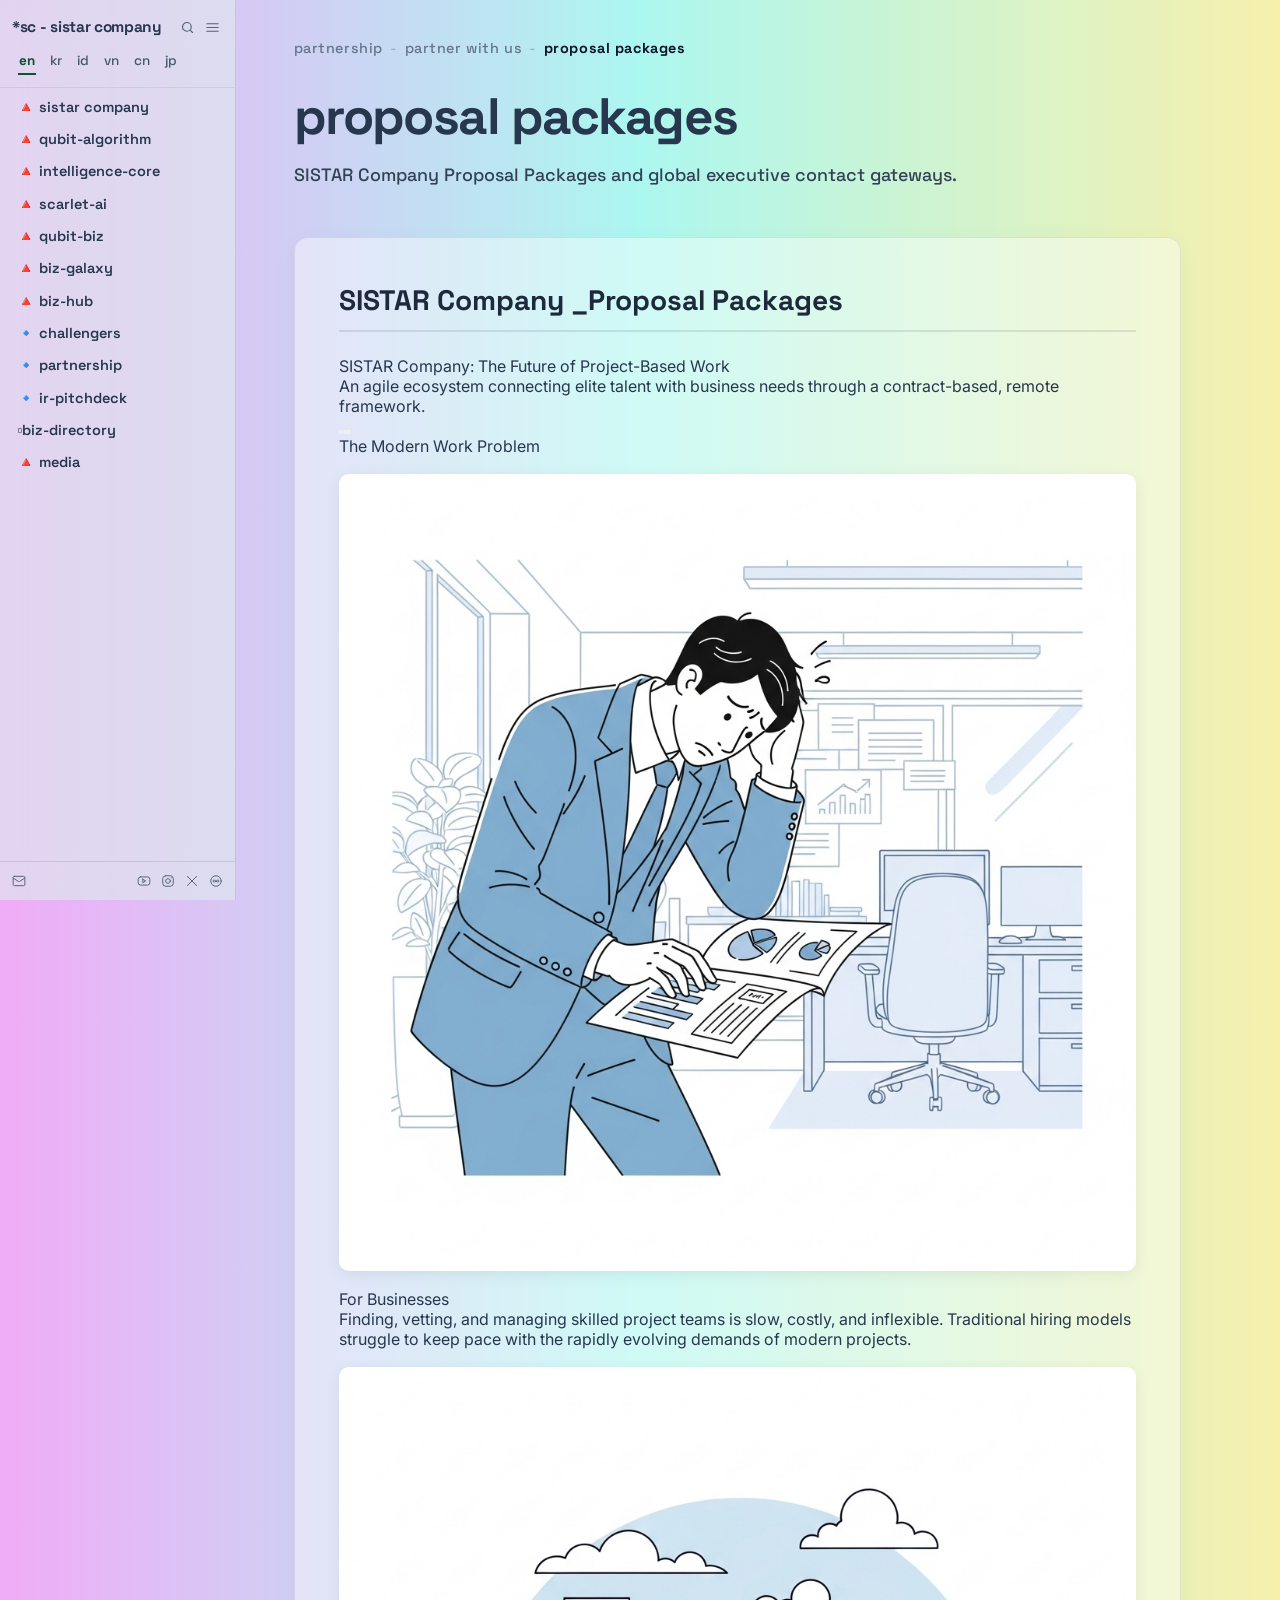
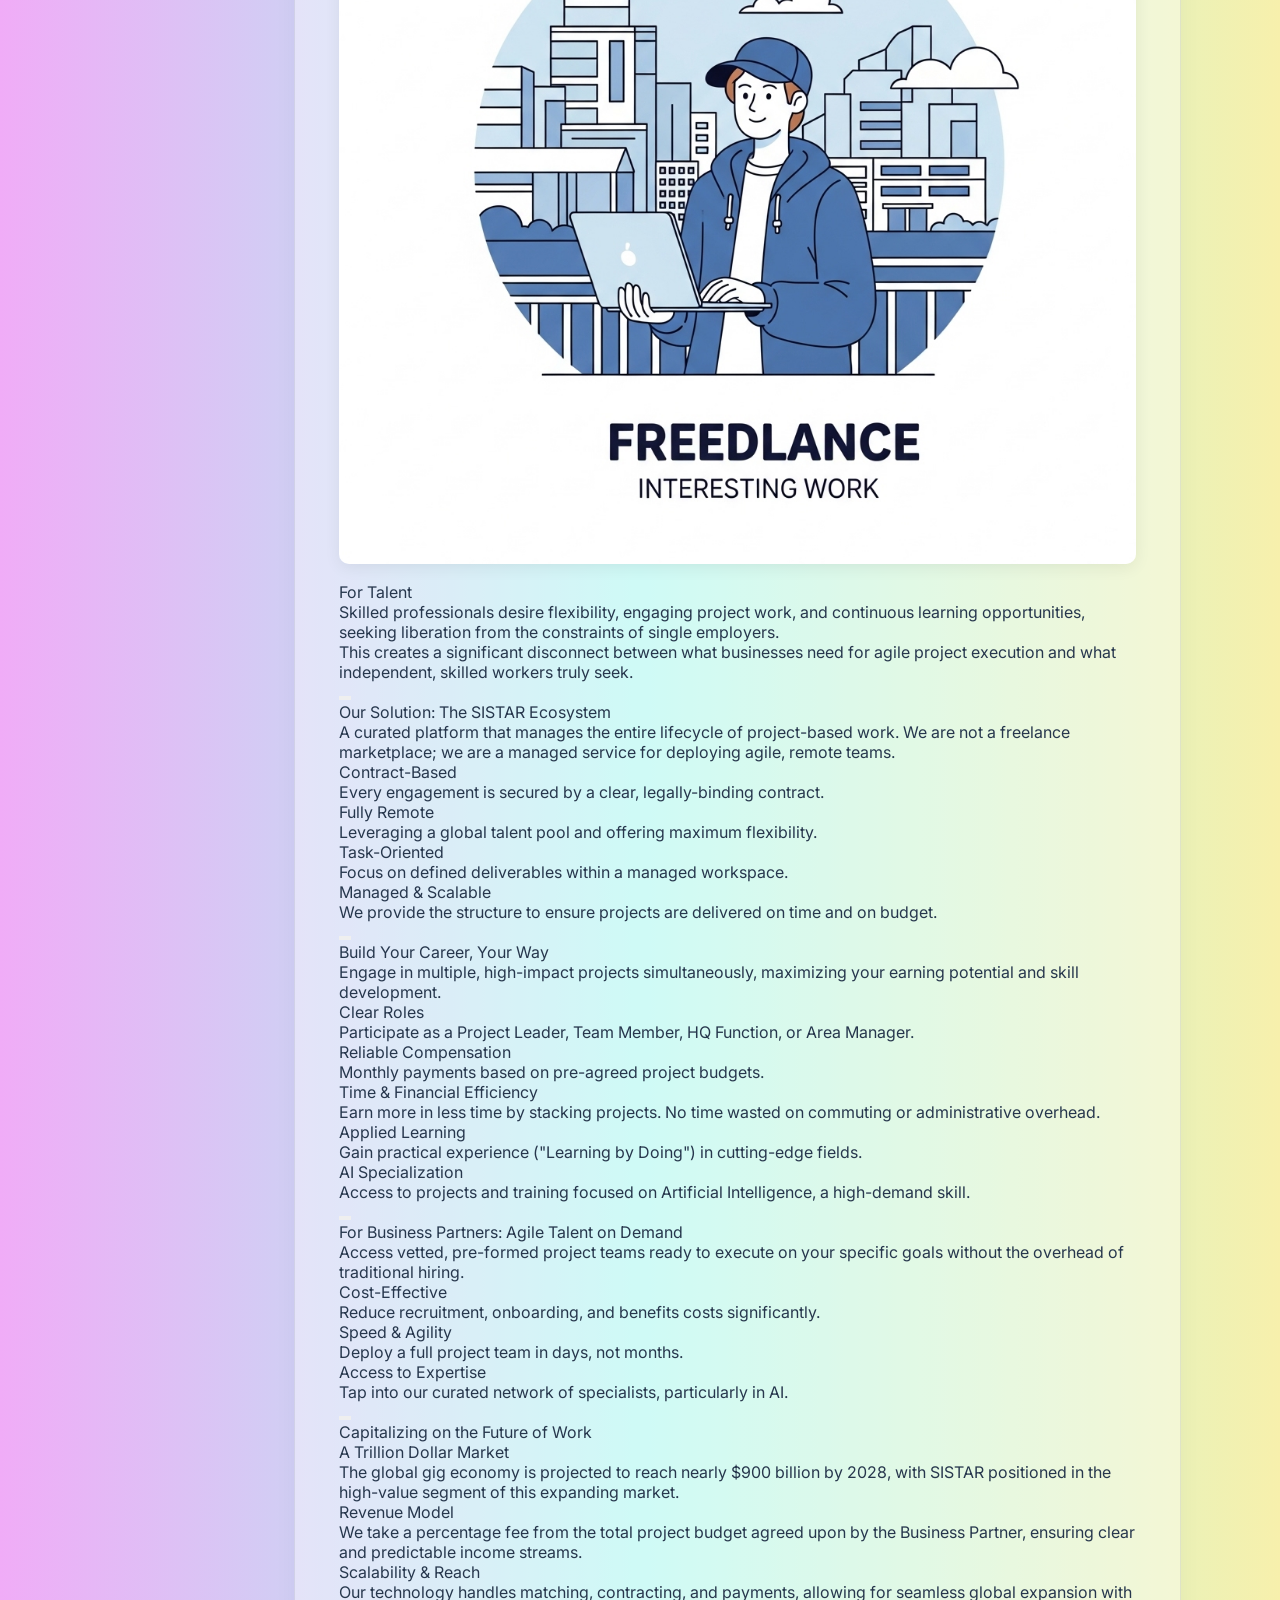
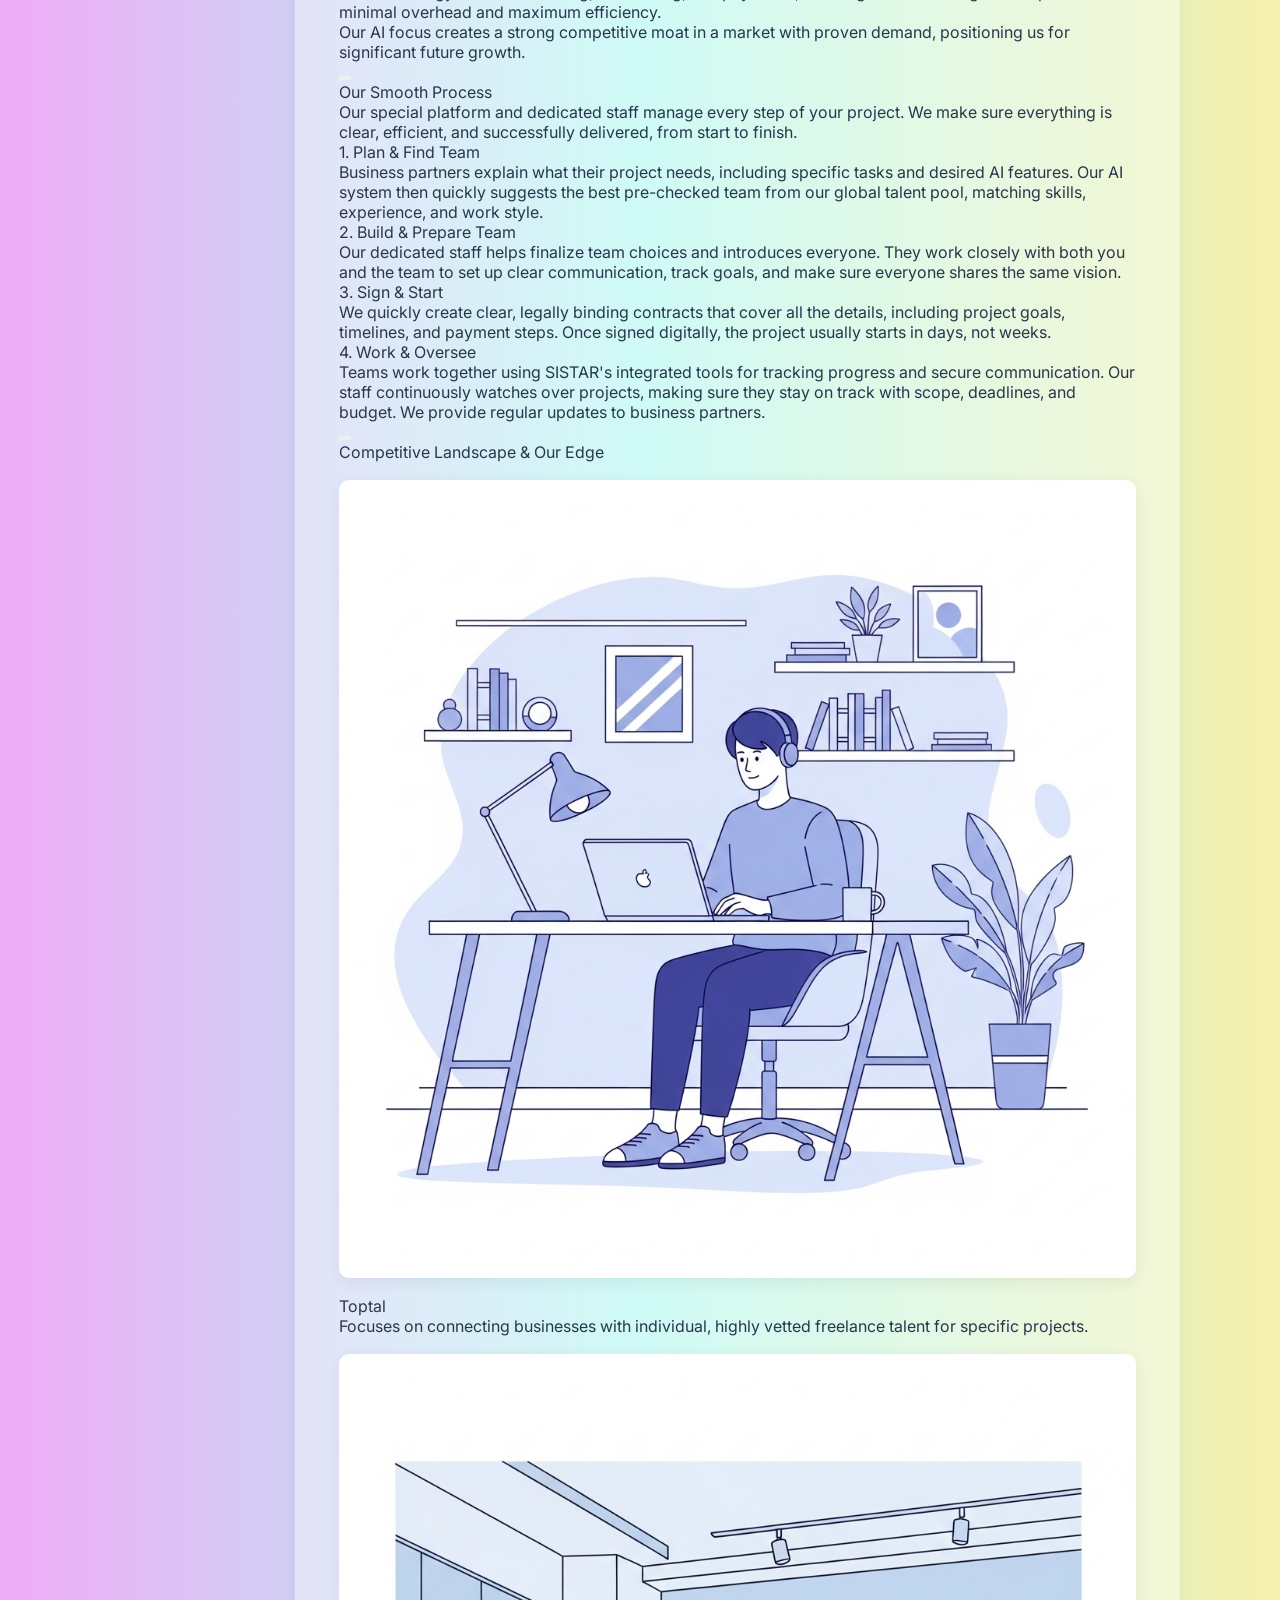
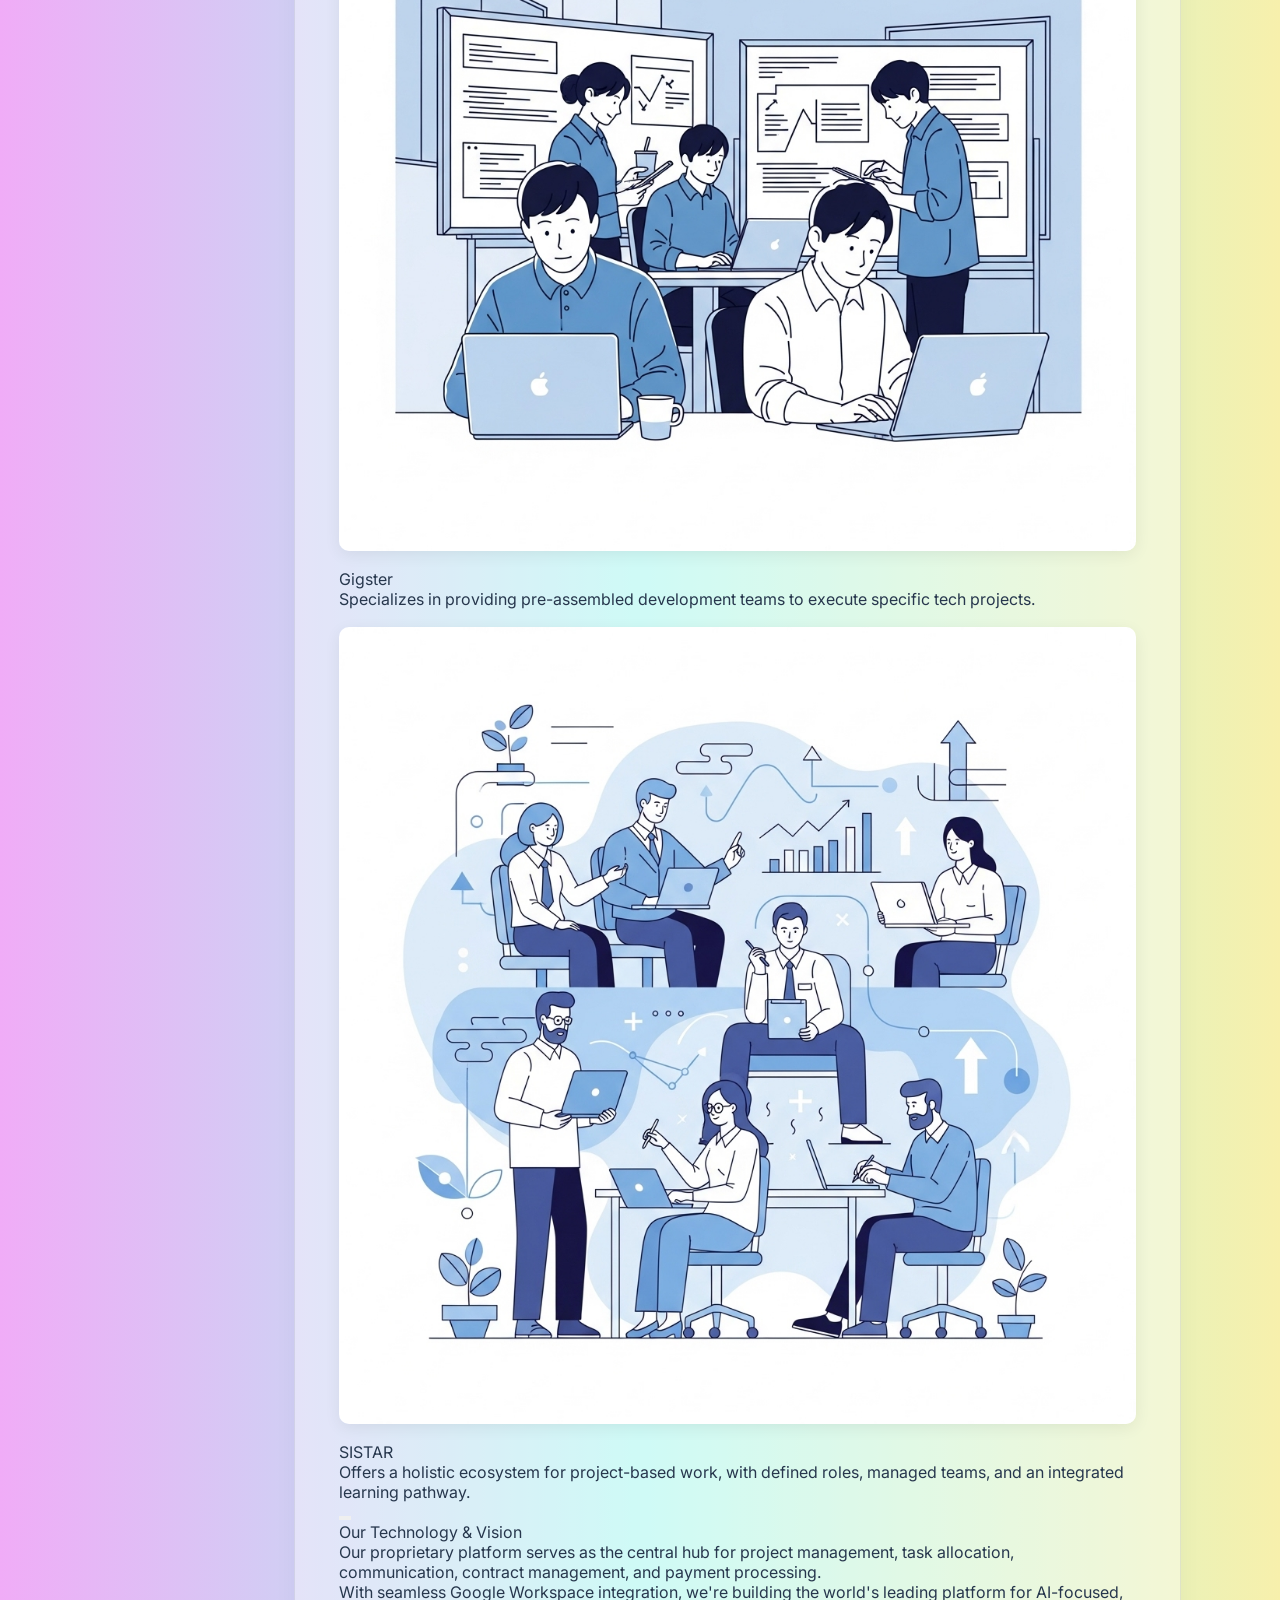
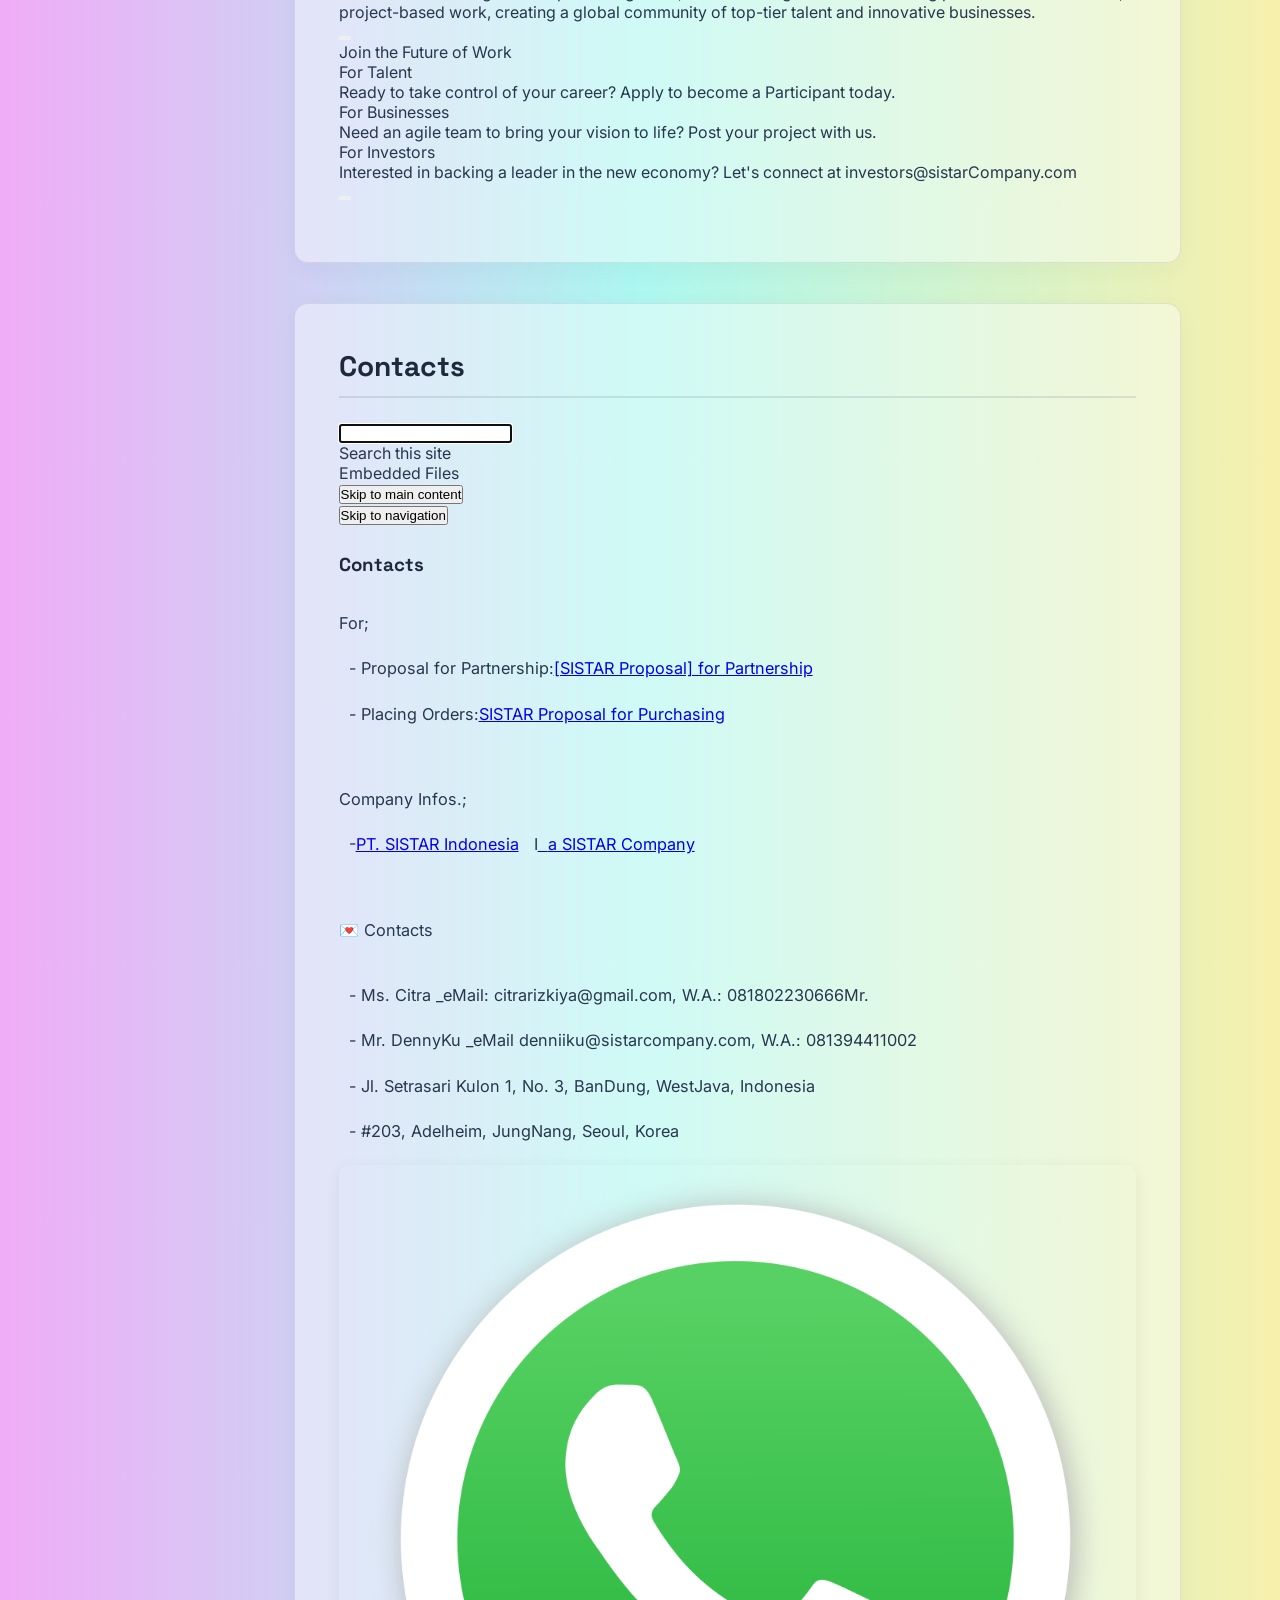
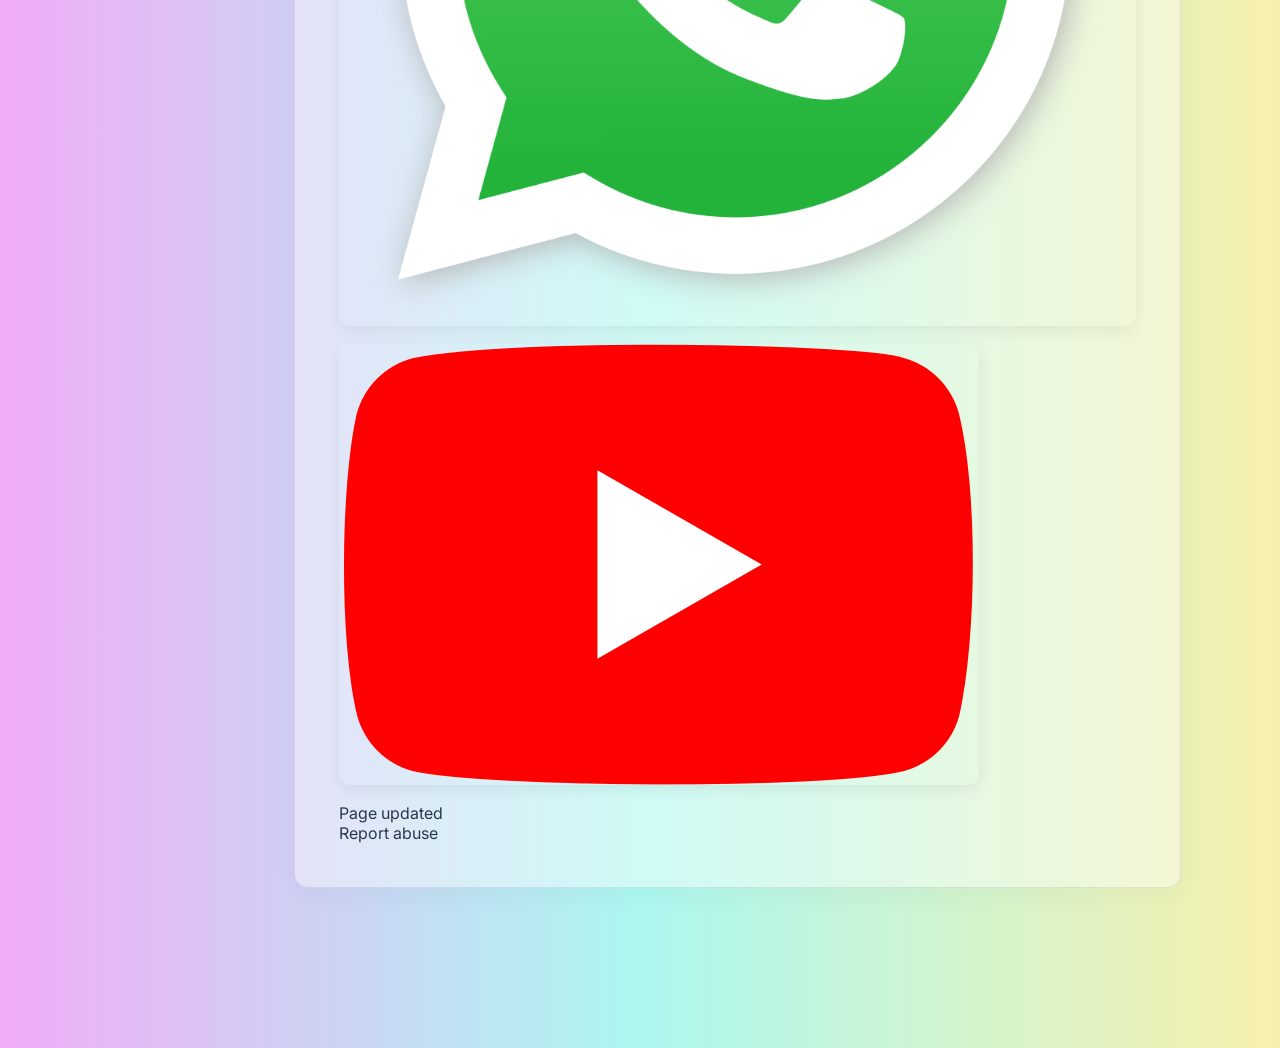
<file: 01_partner-with-us/01_proposal-packages/index.html>
<!DOCTYPE html>
<html lang="en">
<head>
  <meta charset="UTF-8" />
  <meta name="viewport" content="width=device-width, initial-scale=1.0" />
  <title>*sc | proposal packages — partnership - partner with us - proposal packages</title>
  <meta name="description" content="SISTAR Company Proposal Packages and global executive contact gateways." />
  <script type="application/ld+json">
  {
    "@context": "https://schema.org",
    "@type": "WebPage",
    "name": "*sc | proposal packages",
    "description": "SISTAR Company Proposal Packages and global executive contact gateways.",
    "publisher": {
      "@type": "Organization",
      "name": "sistar company (*sc)",
      "alternateName": "signal star",
      "url": "https://sistarcompany.com"
    }
  }
  </script>
  <style>html,body{background:linear-gradient(to right,#f0acf7,#acf7f0,#f7f0ac);margin:0;padding:0;}body.sc-nav-open{padding-left:220px;}@media(max-width:768px){body.sc-nav-open,body.sc-nav-folded{padding-left:44px!important;}}main{opacity:0;}</style>
  <script>
    (function() {
      var p = location.pathname.replace(/\\/g, "/");
      var base = "/common_assets/";
      if (location.protocol === "file:") {
        var i = p.toLowerCase().indexOf("/sc_web/");
        base = i !== -1 ? "file://" + p.substring(0, i + 8) + "common_assets/" : "./common_assets/";
      }
      document.write("<link rel=\"stylesheet\" href=\"" + base + "common_new.css?v=" + Date.now() + "\">");
      var s = document.createElement("script"); s.src = base + "nav_new.js?v=" + Date.now(); s.defer = true; document.head.appendChild(s);
    })();
  </script>
  <style>
    .sc-natural-page { box-sizing: border-box; width: 100%; max-width: min(1360px, 95%); padding: clamp(44px, 6vh, 80px) clamp(24px, 5vw, 84px) 120px; font-family: "Inter", sans-serif; color: #27374D; }
    .sc-eyebrow { font-family: "Space Grotesk", sans-serif; font-size: 0.9rem; font-weight: 500; color: #526D82; letter-spacing: 0.04em; margin: 0 0 8px 0; text-transform: lowercase; }
    .sc-main-title { font-family: "Space Grotesk", sans-serif; font-size: clamp(2.2rem, 4vw, 3.2rem); font-weight: 700; color: #27374D; margin: 0 0 16px 0; letter-spacing: -0.03em; line-height: 1.08; text-transform: lowercase; }
    .sc-subtitle { font-family: "Space Grotesk", sans-serif; font-size: clamp(1.08rem, 1.4vw, 1.24rem); font-weight: 500; color: #334155; line-height: 1.6; margin: 0 0 48px 0; }
    .sc-natural-block { background: rgba(255, 255, 255, 0.42); backdrop-filter: blur(8px); border: 1px solid rgba(39, 55, 77, 0.10); border-radius: 14px; padding: clamp(24px, 3.5vw, 44px); margin-bottom: 40px; box-shadow: 0 6px 24px rgba(39, 55, 77, 0.04); }
    .sc-block-header h2 { font-family: "Space Grotesk", sans-serif; font-size: clamp(1.4rem, 2.2vw, 1.8rem); font-weight: 700; color: #1e293b; margin: 0 0 24px 0; padding-bottom: 12px; border-bottom: 2px solid rgba(39, 55, 77, 0.12); }
    .sc-block-content h1, .sc-block-content h2, .sc-block-content h3, .sc-block-content h4 { font-family: "Space Grotesk", sans-serif; color: #1e293b; margin: 28px 0 12px 0; line-height: 1.3; }
    .sc-block-content p { font-size: 1.02rem; line-height: 1.8; color: #27374D; margin: 0 0 16px 0; }
    .sc-block-content ul, .sc-block-content ol { margin: 12px 0 20px 1.4rem; line-height: 1.8; }
    .sc-block-content li { margin-bottom: 8px; }
    .sc-block-content img { max-width: 100%; height: auto; border-radius: 10px; margin: 18px 0; display: block; box-shadow: 0 4px 16px rgba(0,0,0,0.07); }
  </style>
</head>
<body class="sc-nav-open">
  <main class="sc-natural-page">
    <p class="sc-eyebrow">partnership - partner with us - proposal packages</p>
    <h1 class="sc-main-title">proposal packages</h1>
    <p class="sc-subtitle">SISTAR Company Proposal Packages and global executive contact gateways.</p>
    <article class="sc-natural-block">
      <div class="sc-block-header"><h2>SISTAR Company _Proposal Packages</h2></div>
      <div class="sc-block-content">
<div id="__next"><div><div id="sites-animations-script"></div><div data-is-mobile="false"><div><div data-node-view-wrapper=""><div data-node-view-content=""><div data-node-view-content-inner="doc"><div data-pos="1"><div as="div" data-testid="doc-node-root" data-node-view-wrapper=""><div><div><div data-doc-background-element="true" contenteditable="false"><div data-testid="doc-background"></div></div><div data-doc-background-element-present-mode="true" data-export-master="true"></div><div><div data-node-view-content=""><div data-node-view-content-inner="document"><div data-pos="1"><div as="div" data-node-view-wrapper=""><div data-animate-value="doc" data-card-id="a3s4w1xbp0eejn7" data-card-scroll-element="true"><div data-card-body="a3s4w1xbp0eejn7" data-selection-ring="true" data-guider-highlight="card-body" data-content-reference="true" data-testid="card-body" data-hide-comments="false"><div contenteditable="false" data-export-master="true"></div><div spellcheck="false"><div contenteditable="false"></div><div dir="ltr" data-node-view-content=""><div data-node-view-content-inner="card"><div data-pos="2" draggable="true" data-layout-item-id="accent"><div as="div" data-node-view-wrapper=""><div data-content-reference="true" data-change-focus-point-el="true" data-selection-ring="inside" data-selection-background="true" data-card-layout="behind" data-testid="card-accent-layout-item" data-fit-type="fill" data-drag-handle="true"><div data-layout-cut="behind"></div></div></div></div><div data-pos="3" data-layout-item-id="body"><div dir="ltr" as="div" data-node-view-wrapper=""><div data-content-reference="true" data-selection-ring="true" data-selection-background="true"><div as="div" data-node-view-content=""><div data-node-view-content-inner="cardLayoutItem"><div data-pos="4"><div data-node-view-wrapper=""><div dir="auto" level="1" data-placeholder="Untitled card" data-node-view-content=""><div data-node-view-content-inner="heading">SISTAR Company: The Future of Project-Based Work</div></div></div></div><div data-pos="54"><div data-node-view-wrapper=""><div dir="auto" data-node-view-content=""><div data-node-view-content-inner="paragraph">An agile ecosystem connecting elite talent with business needs through a contract-based, remote framework.</div></div></div></div></div></div></div></div></div></div></div></div></div><div contenteditable="false" data-is-nested-card="false" data-print-hidden="true" data-id="card-divider"><div role="group" data-attached="" data-orientation="horizontal" data-guider-highlight="add-card-button" dir="ltr"><button type="button" aria-label="Insert card"></button><button type="button" aria-label="Insert card"><div aria-hidden="true" focusable="false"></div></button><span tabindex="0"><button type="button" aria-label="Add from template" data-guider-highlight="add-card-template-button" id="popover-trigger-:r42:" aria-haspopup="dialog" aria-expanded="false" aria-controls="popover-content-:r42:"></button></span></div></div></div></div></div><div data-pos="164"><div as="div" data-node-view-wrapper=""><div data-animate-value="doc" data-card-id="1leavmajls0myde" data-card-scroll-element="true"><div data-card-body="1leavmajls0myde" data-selection-ring="true" data-guider-highlight="card-body" data-content-reference="true" data-testid="card-body" data-hide-comments="false"><div contenteditable="false" data-export-master="true"></div><div spellcheck="false"><div contenteditable="false"></div><div dir="ltr" data-node-view-content=""><div data-node-view-content-inner="card"><div data-pos="165" data-layout-item-id="body"><div dir="ltr" as="div" data-node-view-wrapper=""><div data-content-reference="true" data-selection-ring="true" data-selection-background="true"><div as="div" data-node-view-content=""><div data-node-view-content-inner="cardLayoutItem"><div data-pos="166"><div data-node-view-wrapper=""><div dir="auto" level="1" data-placeholder="Untitled card" data-node-view-content=""><div data-node-view-content-inner="heading">The Modern Work Problem</div></div></div></div><div data-pos="191"><div data-node-view-wrapper=""><div data-selection-ring="true"><div data-node-view-content=""><div data-node-view-content-inner="gridLayout"><div data-pos="192"><div data-selection-ring="true" data-node-view-wrapper=""><div data-node-view-content=""><div data-node-view-content-inner="gridCell"><div data-pos="193" draggable="true"><div as="div" data-node-view-wrapper=""><div dir="ltr" data-media-node-wrapper="true" data-testid="image-node-wrapper"><div data-drag-handle="true" data-image-node-element="true" data-selection-ring="inside" data-selection-background="true" data-node-image-testid="De497"><div data-testid="zoom-click-capture" data-zoom-click-capture="true"></div><div data-content-reference="1,1" data-drag-preview="true" data-scale-preview="true"><img alt="" src="./storage/01_a-sistar-company__join-us_img_01.png"></div></div></div></div></div><div data-pos="194"><div data-node-view-wrapper=""><div dir="auto" level="4" data-placeholder="Heading 4" data-node-view-content=""><div data-node-view-content-inner="heading">For Businesses</div></div></div></div><div data-pos="210"><div data-node-view-wrapper=""><div dir="auto" data-node-view-content=""><div data-node-view-content-inner="paragraph">Finding, vetting, and managing skilled project teams is slow, costly, and inflexible. Traditional hiring models struggle to keep pace with the rapidly evolving demands of modern projects.</div></div></div></div></div></div></div></div><div data-pos="400"><div data-selection-ring="true" data-node-view-wrapper=""><div data-node-view-content=""><div data-node-view-content-inner="gridCell"><div data-pos="401" draggable="true"><div as="div" data-node-view-wrapper=""><div dir="ltr" data-media-node-wrapper="true" data-testid="image-node-wrapper"><div data-drag-handle="true" data-image-node-element="true" data-selection-ring="inside" data-selection-background="true" data-node-image-testid="DT2YW"><div data-testid="zoom-click-capture" data-zoom-click-capture="true"></div><div data-content-reference="1,1" data-drag-preview="true" data-scale-preview="true"><img alt="" src="./storage/01_a-sistar-company__join-us_img_02.png"></div></div></div></div></div><div data-pos="402"><div data-node-view-wrapper=""><div dir="auto" level="4" data-placeholder="Heading 4" data-node-view-content=""><div data-node-view-content-inner="heading">For Talent</div></div></div></div><div data-pos="414"><div data-node-view-wrapper=""><div dir="auto" data-node-view-content=""><div data-node-view-content-inner="paragraph">Skilled professionals desire flexibility, engaging project work, and continuous learning opportunities, seeking liberation from the constraints of single employers.</div></div></div></div></div></div></div></div></div></div></div></div></div><div data-pos="582"><div data-node-view-wrapper=""><div dir="auto" data-node-view-content=""><div data-node-view-content-inner="paragraph">This creates a significant disconnect between what businesses need for agile project execution and what independent, skilled workers truly seek.</div></div></div></div></div></div></div></div></div></div></div></div></div><div contenteditable="false" data-is-nested-card="false" data-print-hidden="true" data-id="card-divider"><div role="group" data-attached="" data-orientation="horizontal" data-guider-highlight="add-card-button" dir="ltr"><button type="button" aria-label="Insert card"></button><button type="button" aria-label="Insert card"><div aria-hidden="true" focusable="false"></div></button><span tabindex="0"><button type="button" aria-label="Add from template" data-guider-highlight="add-card-template-button" id="popover-trigger-:r4c:" aria-haspopup="dialog" aria-expanded="false" aria-controls="popover-content-:r4c:"></button></span></div></div></div></div></div><div data-pos="730"><div as="div" data-node-view-wrapper=""><div data-animate-value="doc" data-card-id="2guc87afig72cw0" data-card-scroll-element="true"><div data-card-body="2guc87afig72cw0" data-selection-ring="true" data-guider-highlight="card-body" data-content-reference="true" data-testid="card-body" data-hide-comments="false"><div contenteditable="false" data-export-master="true"></div><div spellcheck="false"><div contenteditable="false"></div><div dir="ltr" data-node-view-content=""><div data-node-view-content-inner="card"><div data-pos="731" data-layout-item-id="body"><div dir="ltr" as="div" data-node-view-wrapper=""><div data-content-reference="true" data-selection-ring="true" data-selection-background="true"><div as="div" data-node-view-content=""><div data-node-view-content-inner="cardLayoutItem"><div data-pos="732"><div data-node-view-wrapper=""><div dir="auto" level="1" data-placeholder="Untitled card" data-node-view-content=""><div data-node-view-content-inner="heading">Our Solution: The SISTAR Ecosystem</div></div></div></div><div data-pos="768"><div data-node-view-wrapper=""><div dir="auto" data-node-view-content=""><div data-node-view-content-inner="paragraph">A curated platform that manages the entire lifecycle of project-based work. We are not a freelance marketplace; we are a managed service for deploying agile, remote teams.</div></div></div></div><div data-pos="941"><div dir="ltr" data-node-view-wrapper=""><div data-selection-ring="true"><div data-node-view-content-outer="smartLayout" data-node-view-content=""><div data-node-view-content-inner="smartLayout"><div data-pos="942"><div data-node-view-wrapper=""><div data-spotlight-parent="true"><div data-content-reference="true"><div data-selection-ring="true"><div><div data-smart-layout-image-drop-target="true"><div contenteditable="false"><div data-content-reference="true" data-change-focus-point-el="true"></div></div></div></div><div data-content-empty="false"><div data-node-view-content=""><div data-node-view-content-inner="smartLayoutCell"><div data-pos="943"><div data-node-view-wrapper=""><div dir="auto" level="4" data-placeholder="Heading 4" data-node-view-content=""><div data-node-view-content-inner="heading">Contract-Based</div></div></div></div><div data-pos="959"><div data-node-view-wrapper=""><div dir="auto" data-node-view-content=""><div data-node-view-content-inner="paragraph">Every engagement is secured by a clear, legally-binding contract.</div></div></div></div></div></div></div></div></div></div></div></div><div data-pos="1027"><div data-node-view-wrapper=""><div data-spotlight-parent="true"><div data-content-reference="true"><div data-selection-ring="true"><div><div data-smart-layout-image-drop-target="true"><div contenteditable="false"><div data-content-reference="true" data-change-focus-point-el="true"></div></div></div></div><div data-content-empty="false"><div data-node-view-content=""><div data-node-view-content-inner="smartLayoutCell"><div data-pos="1028"><div data-node-view-wrapper=""><div dir="auto" level="4" data-placeholder="Heading 4" data-node-view-content=""><div data-node-view-content-inner="heading">Fully Remote</div></div></div></div><div data-pos="1042"><div data-node-view-wrapper=""><div dir="auto" data-node-view-content=""><div data-node-view-content-inner="paragraph">Leveraging a global talent pool and offering maximum flexibility.</div></div></div></div></div></div></div></div></div></div></div></div><div data-pos="1110"><div data-node-view-wrapper=""><div data-spotlight-parent="true"><div data-content-reference="true"><div data-selection-ring="true"><div><div data-smart-layout-image-drop-target="true"><div contenteditable="false"><div data-content-reference="true" data-change-focus-point-el="true"></div></div></div></div><div data-content-empty="false"><div data-node-view-content=""><div data-node-view-content-inner="smartLayoutCell"><div data-pos="1111"><div data-node-view-wrapper=""><div dir="auto" level="4" data-placeholder="Heading 4" data-node-view-content=""><div data-node-view-content-inner="heading">Task-Oriented</div></div></div></div><div data-pos="1126"><div data-node-view-wrapper=""><div dir="auto" data-node-view-content=""><div data-node-view-content-inner="paragraph">Focus on defined deliverables within a managed workspace.</div></div></div></div></div></div></div></div></div></div></div></div><div data-pos="1186"><div data-node-view-wrapper=""><div data-spotlight-parent="true"><div data-content-reference="true"><div data-selection-ring="true"><div><div data-smart-layout-image-drop-target="true"><div contenteditable="false"><div data-content-reference="true" data-change-focus-point-el="true"></div></div></div></div><div data-content-empty="false"><div data-node-view-content=""><div data-node-view-content-inner="smartLayoutCell"><div data-pos="1187"><div data-node-view-wrapper=""><div dir="auto" level="4" data-placeholder="Heading 4" data-node-view-content=""><div data-node-view-content-inner="heading">Managed &amp; Scalable</div></div></div></div><div data-pos="1207"><div data-node-view-wrapper=""><div dir="auto" data-node-view-content=""><div data-node-view-content-inner="paragraph">We provide the structure to ensure projects are delivered on time and on budget.</div></div></div></div></div></div></div></div></div></div></div></div></div></div></div></div></div></div></div></div></div></div></div></div></div></div><div contenteditable="false" data-is-nested-card="false" data-print-hidden="true" data-id="card-divider"><div role="group" data-attached="" data-orientation="horizontal" data-guider-highlight="add-card-button" dir="ltr"><button type="button" aria-label="Insert card"></button><button type="button" aria-label="Insert card"><div aria-hidden="true" focusable="false"></div></button><span tabindex="0"><button type="button" aria-label="Add from template" data-guider-highlight="add-card-template-button" id="popover-trigger-:r4m:" aria-haspopup="dialog" aria-expanded="false" aria-controls="popover-content-:r4m:"></button></span></div></div></div></div></div><div data-pos="1293"><div as="div" data-node-view-wrapper=""><div data-animate-value="doc" data-card-id="ka1g91l4nx7i876" data-card-scroll-element="true"><div data-card-body="ka1g91l4nx7i876" data-selection-ring="true" data-guider-highlight="card-body" data-content-reference="true" data-testid="card-body" data-hide-comments="false"><div contenteditable="false" data-export-master="true"></div><div spellcheck="false"><div contenteditable="false"></div><div dir="ltr" data-node-view-content=""><div data-node-view-content-inner="card"><div data-pos="1294" draggable="true" data-layout-item-id="accent"><div as="div" data-node-view-wrapper=""><div data-content-reference="true" data-change-focus-point-el="true" data-selection-ring="inside" data-selection-background="true" data-card-layout="right" data-testid="card-accent-layout-item" data-fit-type="fill" data-drag-handle="true"><div data-layout-cut="right"></div></div></div></div><div data-pos="1295" data-layout-item-id="body"><div dir="ltr" as="div" data-node-view-wrapper=""><div data-content-reference="true" data-selection-ring="true" data-selection-background="true"><div as="div" data-node-view-content=""><div data-node-view-content-inner="cardLayoutItem"><div data-pos="1296"><div data-node-view-wrapper=""><div dir="auto" level="1" data-placeholder="Untitled card" data-node-view-content=""><div data-node-view-content-inner="heading">Build Your Career, Your Way</div></div></div></div><div data-pos="1325"><div data-node-view-wrapper=""><div dir="auto" data-node-view-content=""><div data-node-view-content-inner="paragraph">Engage in multiple, high-impact projects simultaneously, maximizing your earning potential and skill development.</div></div></div></div><div data-pos="1440"><div dir="ltr" data-node-view-wrapper=""><div data-selection-ring="true"><div data-node-view-content-outer="smartLayout" data-node-view-content=""><div data-node-view-content-inner="smartLayout"><div data-pos="1441"><div data-node-view-wrapper=""><div data-spotlight-parent="true"><div data-content-reference="true"><div data-selection-ring="true"><div><div data-smart-layout-image-drop-target="true"><div role="group" data-smart-layout-image-drop-target="true"></div></div></div><div data-content-empty="false"><div data-node-view-content=""><div data-node-view-content-inner="smartLayoutCell"><div data-pos="1442"><div data-node-view-wrapper=""><div dir="auto" level="4" data-placeholder="Heading 4" data-node-view-content=""><div data-node-view-content-inner="heading">Clear Roles</div></div></div></div><div data-pos="1455"><div data-node-view-wrapper=""><div dir="auto" data-node-view-content=""><div data-node-view-content-inner="paragraph">Participate as a Project Leader, Team Member, HQ Function, or Area Manager.</div></div></div></div></div></div></div></div></div></div></div></div><div data-pos="1533"><div data-node-view-wrapper=""><div data-spotlight-parent="true"><div data-content-reference="true"><div data-selection-ring="true"><div><div data-smart-layout-image-drop-target="true"><div role="group" data-smart-layout-image-drop-target="true"></div></div></div><div data-content-empty="false"><div data-node-view-content=""><div data-node-view-content-inner="smartLayoutCell"><div data-pos="1534"><div data-node-view-wrapper=""><div dir="auto" level="4" data-placeholder="Heading 4" data-node-view-content=""><div data-node-view-content-inner="heading">Reliable Compensation</div></div></div></div><div data-pos="1557"><div data-node-view-wrapper=""><div dir="auto" data-node-view-content=""><div data-node-view-content-inner="paragraph">Monthly payments based on pre-agreed project budgets.</div></div></div></div></div></div></div></div></div></div></div></div></div></div></div></div></div><div data-pos="1614"><div dir="ltr" data-node-view-wrapper=""><div data-selection-ring="true"><div data-node-view-content-outer="smartLayout" data-node-view-content=""><div data-node-view-content-inner="smartLayout"><div data-pos="1615"><div data-node-view-wrapper=""><div data-spotlight-parent="true"><div data-content-reference="true"><div data-selection-ring="true"><div><div data-smart-layout-image-drop-target="true"><div role="group" data-smart-layout-image-drop-target="true"></div></div></div><div data-content-empty="false"><div data-node-view-content=""><div data-node-view-content-inner="smartLayoutCell"><div data-pos="1616"><div data-node-view-wrapper=""><div dir="auto" level="4" data-placeholder="Heading 4" data-node-view-content=""><div data-node-view-content-inner="heading">Time &amp; Financial Efficiency</div></div></div></div><div data-pos="1645"><div data-node-view-wrapper=""><div dir="auto" data-node-view-content=""><div data-node-view-content-inner="paragraph">Earn more in less time by stacking projects. No time wasted on commuting or administrative overhead.</div></div></div></div></div></div></div></div></div></div></div></div><div data-pos="1748"><div data-node-view-wrapper=""><div data-spotlight-parent="true"><div data-content-reference="true"><div data-selection-ring="true"><div><div data-smart-layout-image-drop-target="true"><div role="group" data-smart-layout-image-drop-target="true"></div></div></div><div data-content-empty="false"><div data-node-view-content=""><div data-node-view-content-inner="smartLayoutCell"><div data-pos="1749"><div data-node-view-wrapper=""><div dir="auto" level="4" data-placeholder="Heading 4" data-node-view-content=""><div data-node-view-content-inner="heading">Applied Learning</div></div></div></div><div data-pos="1767"><div data-node-view-wrapper=""><div dir="auto" data-node-view-content=""><div data-node-view-content-inner="paragraph">Gain practical experience ("Learning by Doing") in cutting-edge fields.</div></div></div></div></div></div></div></div></div></div></div></div><div data-pos="1841"><div data-node-view-wrapper=""><div data-spotlight-parent="true"><div data-content-reference="true"><div data-selection-ring="true"><div><div data-smart-layout-image-drop-target="true"><div role="group" data-smart-layout-image-drop-target="true"></div></div></div><div data-content-empty="false"><div data-node-view-content=""><div data-node-view-content-inner="smartLayoutCell"><div data-pos="1842"><div data-node-view-wrapper=""><div dir="auto" level="4" data-placeholder="Heading 4" data-node-view-content=""><div data-node-view-content-inner="heading">AI Specialization</div></div></div></div><div data-pos="1861"><div data-node-view-wrapper=""><div dir="auto" data-node-view-content=""><div data-node-view-content-inner="paragraph">Access to projects and training focused on Artificial Intelligence, a high-demand skill.</div></div></div></div></div></div></div></div></div></div></div></div></div></div></div></div></div></div></div></div></div></div></div></div></div></div><div contenteditable="false" data-is-nested-card="false" data-print-hidden="true" data-id="card-divider"><div role="group" data-attached="" data-orientation="horizontal" data-guider-highlight="add-card-button" dir="ltr"><button type="button" aria-label="Insert card"></button><button type="button" aria-label="Insert card"><div aria-hidden="true" focusable="false"></div></button><span tabindex="0"><button type="button" aria-label="Add from template" data-guider-highlight="add-card-template-button" id="popover-trigger-:r50:" aria-haspopup="dialog" aria-expanded="false" aria-controls="popover-content-:r50:"></button></span></div></div></div></div></div><div data-pos="1955"><div as="div" data-node-view-wrapper=""><div data-animate-value="doc" data-card-id="vki0peon6svhwt2" data-card-scroll-element="true"><div data-card-body="vki0peon6svhwt2" data-selection-ring="true" data-guider-highlight="card-body" data-content-reference="true" data-testid="card-body" data-hide-comments="false"><div contenteditable="false" data-export-master="true"></div><div spellcheck="false"><div contenteditable="false"></div><div dir="ltr" data-node-view-content=""><div data-node-view-content-inner="card"><div data-pos="1956" data-layout-item-id="body"><div dir="ltr" as="div" data-node-view-wrapper=""><div data-content-reference="true" data-selection-ring="true" data-selection-background="true"><div as="div" data-node-view-content=""><div data-node-view-content-inner="cardLayoutItem"><div data-pos="1957"><div data-node-view-wrapper=""><div dir="auto" level="1" data-placeholder="Untitled card" data-node-view-content=""><div data-node-view-content-inner="heading">For Business Partners: Agile Talent on Demand</div></div></div></div><div data-pos="2004"><div data-node-view-wrapper=""><div dir="auto" data-node-view-content=""><div data-node-view-content-inner="paragraph">Access vetted, pre-formed project teams ready to execute on your specific goals without the overhead of traditional hiring.</div></div></div></div><div data-pos="2129"><div dir="ltr" data-node-view-wrapper=""><div data-selection-ring="true"><div data-node-view-content-outer="smartLayout" data-node-view-content=""><div data-node-view-content-inner="smartLayout"><div data-pos="2130"><div data-node-view-wrapper=""><div data-spotlight-parent="true"><div data-content-reference="true"><div data-selection-ring="true"><div><div data-smart-layout-image-drop-target="true"><div contenteditable="false"><div data-content-reference="true" data-change-focus-point-el="true"></div></div></div></div><div data-content-empty="false"><div data-node-view-content=""><div data-node-view-content-inner="smartLayoutCell"><div data-pos="2131"><div data-node-view-wrapper=""><div dir="auto" level="4" data-placeholder="Heading 4" data-node-view-content=""><div data-node-view-content-inner="heading">Cost-Effective</div></div></div></div><div data-pos="2147"><div data-node-view-wrapper=""><div dir="auto" data-node-view-content=""><div data-node-view-content-inner="paragraph">Reduce recruitment, onboarding, and benefits costs significantly.</div></div></div></div></div></div></div></div></div></div></div></div><div data-pos="2215"><div data-node-view-wrapper=""><div data-spotlight-parent="true"><div data-content-reference="true"><div data-selection-ring="true"><div><div data-smart-layout-image-drop-target="true"><div contenteditable="false"><div data-content-reference="true" data-change-focus-point-el="true"></div></div></div></div><div data-content-empty="false"><div data-node-view-content=""><div data-node-view-content-inner="smartLayoutCell"><div data-pos="2216"><div data-node-view-wrapper=""><div dir="auto" level="4" data-placeholder="Heading 4" data-node-view-content=""><div data-node-view-content-inner="heading">Speed &amp; Agility</div></div></div></div><div data-pos="2233"><div data-node-view-wrapper=""><div dir="auto" data-node-view-content=""><div data-node-view-content-inner="paragraph">Deploy a full project team in days, not months.</div></div></div></div></div></div></div></div></div></div></div></div><div data-pos="2283"><div data-node-view-wrapper=""><div data-spotlight-parent="true"><div data-content-reference="true"><div data-selection-ring="true"><div><div data-smart-layout-image-drop-target="true"><div contenteditable="false"><div data-content-reference="true" data-change-focus-point-el="true"></div></div></div></div><div data-content-empty="false"><div data-node-view-content=""><div data-node-view-content-inner="smartLayoutCell"><div data-pos="2284"><div data-node-view-wrapper=""><div dir="auto" level="4" data-placeholder="Heading 4" data-node-view-content=""><div data-node-view-content-inner="heading">Access to Expertise</div></div></div></div><div data-pos="2305"><div data-node-view-wrapper=""><div dir="auto" data-node-view-content=""><div data-node-view-content-inner="paragraph">Tap into our curated network of specialists, particularly in <span hex="#4950bc">AI</span>.</div></div></div></div></div></div></div></div></div></div></div></div></div></div></div></div></div></div></div></div></div></div></div></div></div></div><div contenteditable="false" data-is-nested-card="false" data-print-hidden="true" data-id="card-divider"><div role="group" data-attached="" data-orientation="horizontal" data-guider-highlight="add-card-button" dir="ltr"><button type="button" aria-label="Insert card"></button><button type="button" aria-label="Insert card"><div aria-hidden="true" focusable="false"></div></button><span tabindex="0"><button type="button" aria-label="Add from template" data-guider-highlight="add-card-template-button" id="popover-trigger-:r5a:" aria-haspopup="dialog" aria-expanded="false" aria-controls="popover-content-:r5a:"></button></span></div></div></div></div></div><div data-pos="2375"><div as="div" data-node-view-wrapper=""><div data-animate-value="doc" data-card-id="csbjm1xu7sqjjdp" data-card-scroll-element="true"><div data-card-body="csbjm1xu7sqjjdp" data-selection-ring="true" data-guider-highlight="card-body" data-content-reference="true" data-testid="card-body" data-hide-comments="false"><div contenteditable="false" data-export-master="true"></div><div spellcheck="false"><div contenteditable="false"></div><div dir="ltr" data-node-view-content=""><div data-node-view-content-inner="card"><div data-pos="2376" data-layout-item-id="body"><div dir="ltr" as="div" data-node-view-wrapper=""><div data-content-reference="true" data-selection-ring="true" data-selection-background="true"><div as="div" data-node-view-content=""><div data-node-view-content-inner="cardLayoutItem"><div data-pos="2377"><div data-node-view-wrapper=""><div dir="auto" level="1" data-placeholder="Untitled card" data-node-view-content=""><div data-node-view-content-inner="heading">Capitalizing on the Future of Work</div></div></div></div><div data-pos="2413"><div dir="ltr" data-node-view-wrapper=""><div data-selection-ring="true"><div data-node-view-content-outer="smartLayout" data-node-view-content=""><div data-node-view-content-inner="smartLayout"><div data-pos="2414"><div data-node-view-wrapper=""><div data-spotlight-parent="true"><div data-content-reference="true"><div data-selection-ring="true"><div contenteditable="false"></div><div contenteditable="false"><div><div role="group" data-smart-layout-image-drop-target="true"></div></div></div><div data-node-view-content=""><div data-node-view-content-inner="smartLayoutCell"><div data-pos="2415"><div data-node-view-wrapper=""><div dir="auto" level="4" data-placeholder="Heading 4" data-node-view-content=""><div data-node-view-content-inner="heading">A Trillion Dollar Market</div></div></div></div><div data-pos="2441"><div data-node-view-wrapper=""><div dir="auto" data-node-view-content=""><div data-node-view-content-inner="paragraph">The global gig economy is projected to reach nearly $900 billion by 2028, with SISTAR positioned in the high-value segment of this expanding market.</div></div></div></div></div></div></div></div></div></div></div></div></div></div></div></div><div data-pos="2593"><div dir="ltr" data-node-view-wrapper=""><div data-selection-ring="true"><div data-node-view-content-outer="smartLayout" data-node-view-content=""><div data-node-view-content-inner="smartLayout"><div data-pos="2594"><div data-node-view-wrapper=""><div data-spotlight-parent="true"><div data-content-reference="true"><div data-selection-ring="true"><div><div data-smart-layout-image-drop-target="true"><div contenteditable="false"><div data-content-reference="true" data-change-focus-point-el="true"></div></div></div></div><div data-content-empty="false"><div data-node-view-content=""><div data-node-view-content-inner="smartLayoutCell"><div data-pos="2595"><div data-node-view-wrapper=""><div dir="auto" level="4" data-placeholder="Heading 4" data-node-view-content=""><div data-node-view-content-inner="heading">Revenue Model</div></div></div></div><div data-pos="2610"><div data-node-view-wrapper=""><div dir="auto" data-node-view-content=""><div data-node-view-content-inner="paragraph">We take a percentage fee from the total project budget agreed upon by the Business Partner, ensuring clear and predictable income streams.</div></div></div></div></div></div></div></div></div></div></div></div><div data-pos="2751"><div data-node-view-wrapper=""><div data-spotlight-parent="true"><div data-content-reference="true"><div data-selection-ring="true"><div><div data-smart-layout-image-drop-target="true"><div contenteditable="false"><div data-content-reference="true" data-change-focus-point-el="true"></div></div></div></div><div data-content-empty="false"><div data-node-view-content=""><div data-node-view-content-inner="smartLayoutCell"><div data-pos="2752"><div data-node-view-wrapper=""><div dir="auto" level="4" data-placeholder="Heading 4" data-node-view-content=""><div data-node-view-content-inner="heading">Scalability &amp; Reach</div></div></div></div><div data-pos="2773"><div data-node-view-wrapper=""><div dir="auto" data-node-view-content=""><div data-node-view-content-inner="paragraph">Our technology handles matching, contracting, and payments, allowing for seamless global expansion with minimal overhead and maximum efficiency.</div></div></div></div></div></div></div></div></div></div></div></div></div></div></div></div></div><div data-pos="2921"><div data-node-view-wrapper=""><div dir="auto" data-node-view-content=""><div data-node-view-content-inner="paragraph">Our <span hex="#4950bc">AI focus</span> creates a strong competitive moat in a market with proven demand, positioning us for significant future growth.</div></div></div></div></div></div></div></div></div></div></div></div></div><div contenteditable="false" data-is-nested-card="false" data-print-hidden="true" data-id="card-divider"><div role="group" data-attached="" data-orientation="horizontal" data-guider-highlight="add-card-button" dir="ltr"><button type="button" aria-label="Insert card"></button><button type="button" aria-label="Insert card"><div aria-hidden="true" focusable="false"></div></button><span tabindex="0"><button type="button" aria-label="Add from template" data-guider-highlight="add-card-template-button" id="popover-trigger-:r5k:" aria-haspopup="dialog" aria-expanded="false" aria-controls="popover-content-:r5k:"></button></span></div></div></div></div></div><div data-pos="3049"><div as="div" data-node-view-wrapper=""><div data-animate-value="doc" data-card-id="v50k7bk8j4ne2gi" data-card-scroll-element="true"><div data-card-body="v50k7bk8j4ne2gi" data-selection-ring="true" data-guider-highlight="card-body" data-content-reference="true" data-testid="card-body" data-hide-comments="false"><div contenteditable="false" data-export-master="true"></div><div spellcheck="false"><div contenteditable="false"></div><div dir="ltr" data-node-view-content=""><div data-node-view-content-inner="card"><div data-pos="3050" data-layout-item-id="body"><div dir="ltr" as="div" data-node-view-wrapper=""><div data-content-reference="true" data-selection-ring="true" data-selection-background="true"><div as="div" data-node-view-content=""><div data-node-view-content-inner="cardLayoutItem"><div data-pos="3051"><div data-node-view-wrapper=""><div dir="auto" level="1" data-placeholder="Untitled card" data-node-view-content=""><div data-node-view-content-inner="heading">Our Smooth Process</div></div></div></div><div data-pos="3071"><div data-node-view-wrapper=""><div dir="auto" data-node-view-content=""><div data-node-view-content-inner="paragraph">Our special platform and dedicated staff manage every step of your project. We make sure everything is clear, efficient, and successfully delivered, from start to finish.</div></div></div></div><div data-pos="3243"><div dir="ltr" data-node-view-wrapper=""><div data-selection-ring="true"><div data-node-view-content-outer="smartLayout" data-node-view-content=""><div data-node-view-content-inner="smartLayout"><div data-pos="3244"><div data-node-view-wrapper=""><div data-spotlight-parent="true"><div data-content-reference="true"><div data-selection-ring="true"><div><div data-smart-layout-image-drop-target="true"><div contenteditable="false"><div data-content-reference="true" data-change-focus-point-el="true"></div></div></div></div><div data-content-empty="false"><div data-node-view-content=""><div data-node-view-content-inner="smartLayoutCell"><div data-pos="3245"><div data-node-view-wrapper=""><div dir="auto" level="4" data-placeholder="Heading 4" data-node-view-content=""><div data-node-view-content-inner="heading">1. Plan &amp; Find Team</div></div></div></div><div data-pos="3266"><div data-node-view-wrapper=""><div dir="auto" data-node-view-content=""><div data-node-view-content-inner="paragraph">Business partners explain what their project needs, including specific tasks and desired AI features. Our AI system then quickly suggests the best pre-checked team from our global talent pool, matching skills, experience, and work style.</div></div></div></div></div></div></div></div></div></div></div></div><div data-pos="3506"><div data-node-view-wrapper=""><div data-spotlight-parent="true"><div data-content-reference="true"><div data-selection-ring="true"><div><div data-smart-layout-image-drop-target="true"><div contenteditable="false"><div data-content-reference="true" data-change-focus-point-el="true"></div></div></div></div><div data-content-empty="false"><div data-node-view-content=""><div data-node-view-content-inner="smartLayoutCell"><div data-pos="3507"><div data-node-view-wrapper=""><div dir="auto" level="4" data-placeholder="Heading 4" data-node-view-content=""><div data-node-view-content-inner="heading">2. Build &amp; Prepare Team</div></div></div></div><div data-pos="3532"><div data-node-view-wrapper=""><div dir="auto" data-node-view-content=""><div data-node-view-content-inner="paragraph">Our dedicated staff helps finalize team choices and introduces everyone. They work closely with both you and the team to set up clear communication, track goals, and make sure everyone shares the same vision.</div></div></div></div></div></div></div></div></div></div></div></div><div data-pos="3743"><div data-node-view-wrapper=""><div data-spotlight-parent="true"><div data-content-reference="true"><div data-selection-ring="true"><div><div data-smart-layout-image-drop-target="true"><div contenteditable="false"><div data-content-reference="true" data-change-focus-point-el="true"></div></div></div></div><div data-content-empty="false"><div data-node-view-content=""><div data-node-view-content-inner="smartLayoutCell"><div data-pos="3744"><div data-node-view-wrapper=""><div dir="auto" level="4" data-placeholder="Heading 4" data-node-view-content=""><div data-node-view-content-inner="heading">3. Sign &amp; Start</div></div></div></div><div data-pos="3761"><div data-node-view-wrapper=""><div dir="auto" data-node-view-content=""><div data-node-view-content-inner="paragraph">We quickly create clear, legally binding contracts that cover all the details, including project goals, timelines, and payment steps. Once signed digitally, the project usually starts in days, not weeks.</div></div></div></div></div></div></div></div></div></div></div></div><div data-pos="3967"><div data-node-view-wrapper=""><div data-spotlight-parent="true"><div data-content-reference="true"><div data-selection-ring="true"><div><div data-smart-layout-image-drop-target="true"><div contenteditable="false"><div data-content-reference="true" data-change-focus-point-el="true"></div></div></div></div><div data-content-empty="false"><div data-node-view-content=""><div data-node-view-content-inner="smartLayoutCell"><div data-pos="3968"><div data-node-view-wrapper=""><div dir="auto" level="4" data-placeholder="Heading 4" data-node-view-content=""><div data-node-view-content-inner="heading">4. Work &amp; Oversee</div></div></div></div><div data-pos="3987"><div data-node-view-wrapper=""><div dir="auto" data-node-view-content=""><div data-node-view-content-inner="paragraph">Teams work together using SISTAR's integrated tools for tracking progress and secure communication. Our staff continuously watches over projects, making sure they stay on track with scope, deadlines, and budget. We provide regular updates to business partners.</div></div></div></div></div></div></div></div></div></div></div></div></div></div></div></div></div></div></div></div></div></div></div></div></div></div><div contenteditable="false" data-is-nested-card="false" data-print-hidden="true" data-id="card-divider"><div role="group" data-attached="" data-orientation="horizontal" data-guider-highlight="add-card-button" dir="ltr"><button type="button" aria-label="Insert card"></button><button type="button" aria-label="Insert card"><div aria-hidden="true" focusable="false"></div></button><span tabindex="0"><button type="button" aria-label="Add from template" data-guider-highlight="add-card-template-button" id="popover-trigger-:r5u:" aria-haspopup="dialog" aria-expanded="false" aria-controls="popover-content-:r5u:"></button></span></div></div></div></div></div><div data-pos="4253"><div as="div" data-node-view-wrapper=""><div data-animate-value="doc" data-card-id="uhxmoygvsp5r6v4" data-card-scroll-element="true"><div data-card-body="uhxmoygvsp5r6v4" data-selection-ring="true" data-guider-highlight="card-body" data-content-reference="true" data-testid="card-body" data-hide-comments="false"><div contenteditable="false" data-export-master="true"></div><div spellcheck="false"><div contenteditable="false"></div><div dir="ltr" data-node-view-content=""><div data-node-view-content-inner="card"><div data-pos="4254" data-layout-item-id="body"><div dir="ltr" as="div" data-node-view-wrapper=""><div data-content-reference="true" data-selection-ring="true" data-selection-background="true"><div as="div" data-node-view-content=""><div data-node-view-content-inner="cardLayoutItem"><div data-pos="4255"><div data-node-view-wrapper=""><div dir="auto" level="1" data-placeholder="Untitled card" data-node-view-content=""><div data-node-view-content-inner="heading">Competitive Landscape &amp; Our Edge</div></div></div></div><div data-pos="4289"><div data-node-view-wrapper=""><div data-selection-ring="true"><div data-node-view-content=""><div data-node-view-content-inner="gridLayout"><div data-pos="4290"><div data-selection-ring="true" data-node-view-wrapper=""><div data-node-view-content=""><div data-node-view-content-inner="gridCell"><div data-pos="4291" draggable="true"><div as="div" data-node-view-wrapper=""><div dir="ltr" data-media-node-wrapper="true" data-testid="image-node-wrapper"><div data-drag-handle="true" data-image-node-element="true" data-selection-ring="inside" data-selection-background="true" data-node-image-testid="KaO4u"><div data-testid="zoom-click-capture" data-zoom-click-capture="true"></div><div data-content-reference="1,1" data-drag-preview="true" data-scale-preview="true"><img alt="" src="./storage/01_a-sistar-company__join-us_img_03.png"></div></div></div></div></div><div data-pos="4292"><div data-node-view-wrapper=""><div dir="auto" level="4" data-placeholder="Heading 4" data-node-view-content=""><div data-node-view-content-inner="heading">Toptal</div></div></div></div><div data-pos="4300"><div data-node-view-wrapper=""><div dir="auto" data-node-view-content=""><div data-node-view-content-inner="paragraph">Focuses on connecting businesses with individual, highly vetted freelance talent for specific projects.</div></div></div></div></div></div></div></div><div data-pos="4406"><div data-selection-ring="true" data-node-view-wrapper=""><div data-node-view-content=""><div data-node-view-content-inner="gridCell"><div data-pos="4407" draggable="true"><div as="div" data-node-view-wrapper=""><div dir="ltr" data-media-node-wrapper="true" data-testid="image-node-wrapper"><div data-drag-handle="true" data-image-node-element="true" data-selection-ring="inside" data-selection-background="true" data-node-image-testid="IoINk"><div data-testid="zoom-click-capture" data-zoom-click-capture="true"></div><div data-content-reference="1,1" data-drag-preview="true" data-scale-preview="true"><img alt="" src="./storage/01_a-sistar-company__join-us_img_04.png"></div></div></div></div></div><div data-pos="4408"><div data-node-view-wrapper=""><div dir="auto" level="4" data-placeholder="Heading 4" data-node-view-content=""><div data-node-view-content-inner="heading">Gigster</div></div></div></div><div data-pos="4417"><div data-node-view-wrapper=""><div dir="auto" data-node-view-content=""><div data-node-view-content-inner="paragraph">Specializes in providing pre-assembled development teams to execute specific tech projects.</div></div></div></div></div></div></div></div><div data-pos="4511"><div data-selection-ring="true" data-node-view-wrapper=""><div data-node-view-content=""><div data-node-view-content-inner="gridCell"><div data-pos="4512" draggable="true"><div as="div" data-node-view-wrapper=""><div dir="ltr" data-media-node-wrapper="true" data-testid="image-node-wrapper"><div data-drag-handle="true" data-image-node-element="true" data-selection-ring="inside" data-selection-background="true" data-node-image-testid="T-bO3"><div data-testid="zoom-click-capture" data-zoom-click-capture="true"></div><div data-content-reference="1,1" data-drag-preview="true" data-scale-preview="true"><img alt="" src="./storage/01_a-sistar-company__join-us_img_05.png"></div></div></div></div></div><div data-pos="4513"><div data-node-view-wrapper=""><div dir="auto" level="4" data-placeholder="Heading 4" data-node-view-content=""><div data-node-view-content-inner="heading">SISTAR</div></div></div></div><div data-pos="4521"><div data-node-view-wrapper=""><div dir="auto" data-node-view-content=""><div data-node-view-content-inner="paragraph">Offers a holistic ecosystem for project-based work, with defined roles, managed teams, and an integrated learning pathway.</div></div></div></div></div></div></div></div></div></div></div></div></div></div></div></div></div></div></div></div></div></div><div contenteditable="false" data-is-nested-card="false" data-print-hidden="true" data-id="card-divider"><div role="group" data-attached="" data-orientation="horizontal" data-guider-highlight="add-card-button" dir="ltr"><button type="button" aria-label="Insert card"></button><button type="button" aria-label="Insert card"><div aria-hidden="true" focusable="false"></div></button><span tabindex="0"><button type="button" aria-label="Add from template" data-guider-highlight="add-card-template-button" id="popover-trigger-:r68:" aria-haspopup="dialog" aria-expanded="false" aria-controls="popover-content-:r68:"></button></span></div></div></div></div></div><div data-pos="4649"><div as="div" data-node-view-wrapper=""><div data-animate-value="doc" data-card-id="6zgcphu210d4ucb" data-card-scroll-element="true"><div data-card-body="6zgcphu210d4ucb" data-selection-ring="true" data-guider-highlight="card-body" data-content-reference="true" data-testid="card-body" data-hide-comments="false"><div contenteditable="false" data-export-master="true"></div><div spellcheck="false"><div contenteditable="false"></div><div dir="ltr" data-node-view-content=""><div data-node-view-content-inner="card"><div data-pos="4650" draggable="true" data-layout-item-id="accent"><div as="div" data-node-view-wrapper=""><div data-content-reference="true" data-change-focus-point-el="true" data-selection-ring="inside" data-selection-background="true" data-card-layout="right" data-testid="card-accent-layout-item" data-fit-type="fill" data-drag-handle="true"><div data-layout-cut="right"></div></div></div></div><div data-pos="4651" data-layout-item-id="body"><div dir="ltr" as="div" data-node-view-wrapper=""><div data-content-reference="true" data-selection-ring="true" data-selection-background="true"><div as="div" data-node-view-content=""><div data-node-view-content-inner="cardLayoutItem"><div data-pos="4652"><div data-node-view-wrapper=""><div dir="auto" level="1" data-placeholder="Untitled card" data-node-view-content=""><div data-node-view-content-inner="heading">Our Technology &amp; Vision</div></div></div></div><div data-pos="4677"><div data-node-view-wrapper=""><div dir="auto" data-node-view-content=""><div data-node-view-content-inner="paragraph">Our proprietary platform serves as the central hub for project management, task allocation, communication, contract management, and payment processing.</div></div></div></div><div data-pos="4830"><div data-node-view-wrapper=""><div dir="auto" data-node-view-content=""><div data-node-view-content-inner="paragraph">With seamless Google Workspace integration, we're building the world's leading platform for <span hex="#4950bc">AI-focused, project-based work</span>, creating a global community of top-tier talent and innovative businesses.</div></div></div></div></div></div></div></div></div></div></div></div></div><div contenteditable="false" data-is-nested-card="false" data-print-hidden="true" data-id="card-divider"><div role="group" data-attached="" data-orientation="horizontal" data-guider-highlight="add-card-button" dir="ltr"><button type="button" aria-label="Insert card"></button><button type="button" aria-label="Insert card"><div aria-hidden="true" focusable="false"></div></button><span tabindex="0"><button type="button" aria-label="Add from template" data-guider-highlight="add-card-template-button" id="popover-trigger-:r6i:" aria-haspopup="dialog" aria-expanded="false" aria-controls="popover-content-:r6i:"></button></span></div></div></div></div></div><div data-pos="5031"><div as="div" data-node-view-wrapper=""><div data-animate-value="doc" data-card-id="yld1nqmdef5bmek" data-card-scroll-element="true"><div data-card-body="yld1nqmdef5bmek" data-selection-ring="true" data-guider-highlight="card-body" data-content-reference="true" data-testid="card-body" data-hide-comments="false"><div contenteditable="false" data-export-master="true"></div><div spellcheck="false"><div contenteditable="false"></div><div dir="ltr" data-node-view-content=""><div data-node-view-content-inner="card"><div data-pos="5032" data-layout-item-id="body"><div dir="ltr" as="div" data-node-view-wrapper=""><div data-content-reference="true" data-selection-ring="true" data-selection-background="true"><div as="div" data-node-view-content=""><div data-node-view-content-inner="cardLayoutItem"><div data-pos="5033"><div data-node-view-wrapper=""><div dir="auto" level="1" data-placeholder="Untitled card" data-node-view-content=""><div data-node-view-content-inner="heading">Join the Future of Work</div></div></div></div><div data-pos="5058"><div dir="ltr" data-node-view-wrapper=""><div data-selection-ring="true"><div data-node-view-content-outer="smartLayout" data-node-view-content=""><div data-node-view-content-inner="smartLayout"><div data-pos="5059"><div data-node-view-wrapper=""><div data-spotlight-parent="true"><div data-content-reference="true"><div data-selection-ring="true"><div><div data-smart-layout-image-drop-target="true"><div contenteditable="false"><div data-content-reference="true" data-change-focus-point-el="true"></div></div></div></div><div data-content-empty="false"><div data-node-view-content=""><div data-node-view-content-inner="smartLayoutCell"><div data-pos="5060"><div data-node-view-wrapper=""><div dir="auto" level="4" data-placeholder="Heading 4" data-node-view-content=""><div data-node-view-content-inner="heading">For Talent</div></div></div></div><div data-pos="5072"><div data-node-view-wrapper=""><div dir="auto" data-node-view-content=""><div data-node-view-content-inner="paragraph">Ready to take control of your career? Apply to become a Participant today.</div></div></div></div></div></div></div></div></div></div></div></div><div data-pos="5149"><div data-node-view-wrapper=""><div data-spotlight-parent="true"><div data-content-reference="true"><div data-selection-ring="true"><div><div data-smart-layout-image-drop-target="true"><div contenteditable="false"><div data-content-reference="true" data-change-focus-point-el="true"></div></div></div></div><div data-content-empty="false"><div data-node-view-content=""><div data-node-view-content-inner="smartLayoutCell"><div data-pos="5150"><div data-node-view-wrapper=""><div dir="auto" level="4" data-placeholder="Heading 4" data-node-view-content=""><div data-node-view-content-inner="heading">For Businesses</div></div></div></div><div data-pos="5166"><div data-node-view-wrapper=""><div dir="auto" data-node-view-content=""><div data-node-view-content-inner="paragraph">Need an agile team to bring your vision to life? Post your project with us.</div></div></div></div></div></div></div></div></div></div></div></div><div data-pos="5244"><div data-node-view-wrapper=""><div data-spotlight-parent="true"><div data-content-reference="true"><div data-selection-ring="true"><div><div data-smart-layout-image-drop-target="true"><div contenteditable="false"><div data-content-reference="true" data-change-focus-point-el="true"></div></div></div></div><div data-content-empty="false"><div data-node-view-content=""><div data-node-view-content-inner="smartLayoutCell"><div data-pos="5245"><div data-node-view-wrapper=""><div dir="auto" level="4" data-placeholder="Heading 4" data-node-view-content=""><div data-node-view-content-inner="heading">For Investors</div></div></div></div><div data-pos="5260"><div data-node-view-wrapper=""><div dir="auto" data-node-view-content=""><div data-node-view-content-inner="paragraph">Interested in backing a leader in the new economy? Let's connect at investors@sistarCompany.com</div></div></div></div></div></div></div></div></div></div></div></div></div></div></div></div></div></div></div></div></div></div></div></div></div></div><div contenteditable="false" data-is-nested-card="false" data-print-hidden="true" data-id="card-divider"><div role="group" data-attached="" data-orientation="horizontal" data-guider-highlight="add-card-button" dir="ltr"><button type="button" aria-label="Insert card"></button><button type="button" aria-label="Insert card"><div aria-hidden="true" focusable="false"></div></button><span tabindex="0"><button type="button" aria-label="Add from template" data-guider-highlight="add-card-template-button" id="popover-trigger-:r6s:" aria-haspopup="dialog" aria-expanded="false" aria-controls="popover-content-:r6s:"></button></span></div></div></div></div></div></div></div></div></div></div></div></div></div></div></div></div></div></div><span id="__chakra_env" hidden=""></span> </div>
<pre id="__textLabelMeasure" tabindex="-1"></pre><pre id="__textMeasure" tabindex="-1"></pre><next-route-announcer><p aria-live="assertive" id="__next-route-announcer__" role="alert"></p></next-route-announcer><div><div><div data-menu-id="placeholder" tabindex="-1" role="menu" id="menu-list-:rs:" aria-orientation="vertical"></div></div></div><div><div><div data-menu-id="placeholder" tabindex="-1" role="menu" id="menu-list-:ru:" aria-orientation="vertical"></div></div></div><div><div><div data-menu-id="placeholder" tabindex="-1" role="menu" id="menu-list-:r10:" aria-orientation="vertical"></div></div></div><div><div><div data-menu-id="placeholder" tabindex="-1" role="menu" id="menu-list-:r12:" aria-orientation="vertical"></div></div></div><div><div><div data-menu-id="placeholder" tabindex="-1" role="menu" id="menu-list-:r14:" aria-orientation="vertical"></div></div></div><div><div><div data-menu-id="placeholder" tabindex="-1" role="menu" id="menu-list-:r16:" aria-orientation="vertical"></div></div></div><div><div><div data-menu-id="placeholder" tabindex="-1" role="menu" id="menu-list-:r18:" aria-orientation="vertical"></div></div></div><div><div><div data-menu-id="placeholder" tabindex="-1" role="menu" id="menu-list-:r1a:" aria-orientation="vertical"></div></div></div><div><div><div data-menu-id="placeholder" tabindex="-1" role="menu" id="menu-list-:r1c:" aria-orientation="vertical"></div></div></div><div><div><div data-menu-id="placeholder" tabindex="-1" role="menu" id="menu-list-:r1e:" aria-orientation="vertical"></div></div></div><div><div><div data-menu-id="placeholder" tabindex="-1" role="menu" id="menu-list-:r1g:" aria-orientation="vertical"></div></div></div><div><div><div data-menu-id="placeholder" tabindex="-1" role="menu" id="menu-list-:r1i:" aria-orientation="vertical"></div></div></div><div><div><div data-menu-id="placeholder" tabindex="-1" role="menu" id="menu-list-:r1k:" aria-orientation="vertical"></div></div></div><div><div><div data-menu-id="placeholder" tabindex="-1" role="menu" id="menu-list-:r1m:" aria-orientation="vertical"></div></div></div><div><div><div data-menu-id="placeholder" tabindex="-1" role="menu" id="menu-list-:r1o:" aria-orientation="vertical"></div></div></div><div><div><div data-menu-id="placeholder" tabindex="-1" role="menu" id="menu-list-:r1q:" aria-orientation="vertical"></div></div></div><div><div><div data-menu-id="placeholder" tabindex="-1" role="menu" id="menu-list-:r1s:" aria-orientation="vertical"></div></div></div><div><div><div data-menu-id="placeholder" tabindex="-1" role="menu" id="menu-list-:r1u:" aria-orientation="vertical"></div></div></div><div><div><div data-menu-id="placeholder" tabindex="-1" role="menu" id="menu-list-:r20:" aria-orientation="vertical"></div></div></div><div><div><div data-menu-id="placeholder" tabindex="-1" role="menu" id="menu-list-:r22:" aria-orientation="vertical"></div></div></div><div><div><div data-menu-id="placeholder" tabindex="-1" role="menu" id="menu-list-:r24:" aria-orientation="vertical"></div></div></div><div><div><div data-menu-id="placeholder" tabindex="-1" role="menu" id="menu-list-:r26:" aria-orientation="vertical"></div></div></div><div><div><div data-menu-id="placeholder" tabindex="-1" role="menu" id="menu-list-:r28:" aria-orientation="vertical"></div></div></div><div><div><div data-menu-id="placeholder" tabindex="-1" role="menu" id="menu-list-:r2a:" aria-orientation="vertical"></div></div></div><div><div><div data-menu-id="placeholder" tabindex="-1" role="menu" id="menu-list-:r2c:" aria-orientation="vertical"></div></div></div><div><div><div data-menu-id="placeholder" tabindex="-1" role="menu" id="menu-list-:r2e:" aria-orientation="vertical"></div></div></div><div><div><div data-menu-id="placeholder" tabindex="-1" role="menu" id="menu-list-:r2g:" aria-orientation="vertical"></div></div></div><div><div><div data-menu-id="placeholder" tabindex="-1" role="menu" id="menu-list-:r2i:" aria-orientation="vertical"></div></div></div><div><div><div data-menu-id="placeholder" tabindex="-1" role="menu" id="menu-list-:r2k:" aria-orientation="vertical"></div></div></div><div><div><div data-menu-id="placeholder" tabindex="-1" role="menu" id="menu-list-:r2m:" aria-orientation="vertical"></div></div></div><div><div><div data-menu-id="placeholder" tabindex="-1" role="menu" id="menu-list-:r2o:" aria-orientation="vertical"></div></div></div><div><div><div data-menu-id="placeholder" tabindex="-1" role="menu" id="menu-list-:r2q:" aria-orientation="vertical"></div></div></div><div><div><div data-menu-id="placeholder" tabindex="-1" role="menu" id="menu-list-:r2s:" aria-orientation="vertical"></div></div></div><div><div><div data-menu-id="placeholder" tabindex="-1" role="menu" id="menu-list-:r2u:" aria-orientation="vertical"></div></div></div><div><div><div data-menu-id="placeholder" tabindex="-1" role="menu" id="menu-list-:r30:" aria-orientation="vertical"></div></div></div><div><div><div data-menu-id="placeholder" tabindex="-1" role="menu" id="menu-list-:r32:" aria-orientation="vertical"></div></div></div><div><div><div data-menu-id="placeholder" tabindex="-1" role="menu" id="menu-list-:r34:" aria-orientation="vertical"></div></div></div><div><div><div data-menu-id="placeholder" tabindex="-1" role="menu" id="menu-list-:r36:" aria-orientation="vertical"></div></div></div><div><div><div data-menu-id="placeholder" tabindex="-1" role="menu" id="menu-list-:r38:" aria-orientation="vertical"></div></div></div><div><div><div data-menu-id="placeholder" tabindex="-1" role="menu" id="menu-list-:r3a:" aria-orientation="vertical"></div></div></div><div><div><div data-menu-id="placeholder" tabindex="-1" role="menu" id="menu-list-:r3c:" aria-orientation="vertical"></div></div></div><div><div><div data-menu-id="placeholder" tabindex="-1" role="menu" id="menu-list-:r3e:" aria-orientation="vertical"></div></div></div><div><div><div data-menu-id="placeholder" tabindex="-1" role="menu" id="menu-list-:r3g:" aria-orientation="vertical"></div></div></div><div><div><div data-menu-id="placeholder" tabindex="-1" role="menu" id="menu-list-:r3i:" aria-orientation="vertical"></div></div></div><div><div><div data-menu-id="placeholder" tabindex="-1" role="menu" id="menu-list-:r3k:" aria-orientation="vertical"></div></div></div><div><div><div data-menu-id="placeholder" tabindex="-1" role="menu" id="menu-list-:r3m:" aria-orientation="vertical"></div></div></div><div><div><div data-menu-id="placeholder" tabindex="-1" role="menu" id="menu-list-:r3o:" aria-orientation="vertical"></div></div></div><div><div><div data-menu-id="placeholder" tabindex="-1" role="menu" id="menu-list-:r3q:" aria-orientation="vertical"></div></div></div><div><div role="region" aria-live="polite" aria-label="Notifications-top" id="chakra-toast-manager-top"></div><div role="region" aria-live="polite" aria-label="Notifications-top-left" id="chakra-toast-manager-top-left"></div><div role="region" aria-live="polite" aria-label="Notifications-top-right" id="chakra-toast-manager-top-right"></div><div role="region" aria-live="polite" aria-label="Notifications-bottom-left" id="chakra-toast-manager-bottom-left"></div><div role="region" aria-live="polite" aria-label="Notifications-bottom" id="chakra-toast-manager-bottom"></div><div role="region" aria-live="polite" aria-label="Notifications-bottom-right" id="chakra-toast-manager-bottom-right"></div></div><div><div><section id="popover-content-:r42:" tabindex="-1" role="dialog"></section></div></div><div><div><section id="popover-content-:r4c:" tabindex="-1" role="dialog"></section></div></div><div><div><section id="popover-content-:r4m:" tabindex="-1" role="dialog"></section></div></div><div><div><section id="popover-content-:r50:" tabindex="-1" role="dialog"></section></div></div><div><div><section id="popover-content-:r5a:" tabindex="-1" role="dialog"></section></div></div><div><div><section id="popover-content-:r5k:" tabindex="-1" role="dialog"></section></div></div><div><div><section id="popover-content-:r5u:" tabindex="-1" role="dialog"></section></div></div><div><div><section id="popover-content-:r68:" tabindex="-1" role="dialog"></section></div></div><div><div><section id="popover-content-:r6i:" tabindex="-1" role="dialog"></section></div></div><div><div><section id="popover-content-:r6s:" tabindex="-1" role="dialog"></section></div></div>
      </div>
    </article>
    <article class="sc-natural-block">
      <div class="sc-block-header"><h2>Contacts</h2></div>
      <div class="sc-block-content">
<div jscontroller="pc62j" jsmodel="iTeaXe" jsaction="rcuQ6b:WYd;GvneHb:og1FDd;vbaUQc:uAM5ec;"><div jscontroller="X4BaPc" data-is-embedded-search-enabled="true" jsaction="rcuQ6b:WYd;o6xM5b:Pg9eo;HuL2Hd:mHeCvf;VMhF5:FFYy5e;sk3Qmb:HI1Mdd;JIbuQc:rSzFEd(z2EeY),aSaF6e(ilzYPe);"><div jscontroller="o1L5Wb" data-sitename="a-sistar-company" data-search-scope="1" data-domain="sistarcompany.com" data-universe="1" data-is-embedded-search-enabled="true" data-embedded-items-count="2" jsmodel="fNFZH" jsaction="Pe9H6d:cZFEp;O0t7nc:cC5KLb;WyADff:AQk9Jb;WMZaJ:VsGN3;hJluRd:UADL7b;zuqEgd:HI9w0;tr6QDd:Y8aXB;MxH79b:xDkBfb;JIbuQc:SPXMTb(uxAMZ),LjG1Ed(a6mxbb);BNPLhd:TbIyBd;fGqJod:Tb1xee;" jsname="G0jgYd"><div jsname="gYwusb"></div><div jscontroller="RrXLpc" jsname="XeeWQc" role="banner" jsaction="keydown:uiKYid(OH0EC);rcuQ6b:WYd;zuqEgd:ufqpf;JIbuQc:XfTnxb(lfEfFf),AlTiYc(GeGHKb),AlTiYc(m1xNUe),zZlNMe(pZn8Oc);YqO5N:ELcyfe;"><div jsname="bF1uUb" jsaction="click:xVuwSc;"></div><div jsname="MVsrn"><div role="button" jscontroller="VXdfxd" jsaction="click:cOuCgd; mousedown:UX7yZ; mouseup:lbsD7e; mouseenter:tfO1Yc; mouseleave:JywGue; focus:AHmuwe; blur:O22p3e; contextmenu:mg9Pef;touchstart:p6p2H; touchmove:FwuNnf; touchend:yfqBxc(preventDefault=true); touchcancel:JMtRjd;" jsshadow="" jsname="GeGHKb" aria-label="Back to site" aria-disabled="false" tabindex="0" data-tooltip="Back to site" data-tooltip-vertical-offset="-12" data-tooltip-horizontal-offset="0"><div jsname="ksKsZd"></div><span jsslot=""></span></div><div jsname="M6JdT"><div jscontroller="pxq3x" jsaction="clickonly:KjsqPd; focus:Jt1EX; blur:fpfTEe; input:Lg5SV" jsshadow="" jsname="OH0EC" aria-expanded="true"><div><div><span jsslot=""><div role="button" jscontroller="VXdfxd" jsaction="click:cOuCgd; mousedown:UX7yZ; mouseup:lbsD7e; mouseenter:tfO1Yc; mouseleave:JywGue; focus:AHmuwe; blur:O22p3e; contextmenu:mg9Pef;touchstart:p6p2H; touchmove:FwuNnf; touchend:yfqBxc(preventDefault=true); touchcancel:JMtRjd;" jsshadow="" jsname="lfEfFf" aria-label="Search" aria-disabled="false" tabindex="0" data-tooltip="Search" data-tooltip-vertical-offset="-12" data-tooltip-horizontal-offset="0"><div jsname="ksKsZd"></div><span jsslot=""></span></div><div data-loadingmessage="Loading…" jscontroller="qAKInc" jsaction="animationend:kWijWc;dyRcpb:dyRcpb" jsname="aZ2wEe"><div aria-live="assertive" jsname="vyyg5"></div><div jsname="Hxlbvc"><div><div></div><div></div><div></div></div><div><div></div><div></div><div></div></div><div><div></div><div></div><div></div></div><div><div></div><div></div><div></div></div></div></div><div role="button" jscontroller="VXdfxd" jsaction="click:cOuCgd; mousedown:UX7yZ; mouseup:lbsD7e; mouseenter:tfO1Yc; mouseleave:JywGue; focus:AHmuwe; blur:O22p3e; contextmenu:mg9Pef;touchstart:p6p2H; touchmove:FwuNnf; touchend:yfqBxc(preventDefault=true); touchcancel:JMtRjd;" jsshadow="" jsname="m1xNUe" aria-label="Back to site" aria-disabled="false" tabindex="0" data-tooltip="Back to site" data-tooltip-vertical-offset="-12" data-tooltip-horizontal-offset="0"><div jsname="ksKsZd"></div><span jsslot=""></span></div></span><div><input type="search" jsname="YPqjbf" autocomplete="off" tabindex="0" aria-label="Search this site" value="" aria-disabled="false" autofocus="" role="combobox" data-initial-value=""><div jsname="LwH6nd" aria-hidden="true">Search this site</div></div><span jsslot=""><div role="button" jscontroller="VXdfxd" jsaction="click:cOuCgd; mousedown:UX7yZ; mouseup:lbsD7e; mouseenter:tfO1Yc; mouseleave:JywGue; focus:AHmuwe; blur:O22p3e; contextmenu:mg9Pef;touchstart:p6p2H; touchmove:FwuNnf; touchend:yfqBxc(preventDefault=true); touchcancel:JMtRjd;" jsshadow="" jsname="pZn8Oc" aria-label="Clear search" aria-disabled="false" tabindex="0" data-tooltip="Clear search" data-tooltip-vertical-offset="-12" data-tooltip-horizontal-offset="0"><div jsname="ksKsZd"></div><span jsslot=""></span></div></span><div jsname="XmnwAc"></div></div></div><div><div jsname="ty6ygf"></div></div></div><div jsname="aN0umc"><div jsaction="click:wTqBkf;" jsname="e7EaC" tabindex="0" aria-label="Embedded Files"><span>Embedded Files</span></div></div></div></div></div></div><div jsname="tiN4bf"><div><div tabindex="-1"><div data-is-touch-wrapper="true"><button jscontroller="soHxf" jsaction="click:cOuCgd; mousedown:UX7yZ; mouseup:lbsD7e; mouseenter:tfO1Yc; mouseleave:JywGue; touchstart:p6p2H; touchmove:FwuNnf; touchend:yfqBxc; touchcancel:JMtRjd; focus:AHmuwe; blur:O22p3e; contextmenu:mg9Pef;mlnRJb:fLiPzd;" data-idom-class="LjDxcd XhPA0b LQeN7 WsSUlf jz7fPb" jsname="z2EeY" tabindex="0"><span jsname="V67aGc">Skip to main content</span></button></div><div data-is-touch-wrapper="true"><button jscontroller="soHxf" jsaction="click:cOuCgd; mousedown:UX7yZ; mouseup:lbsD7e; mouseenter:tfO1Yc; mouseleave:JywGue; touchstart:p6p2H; touchmove:FwuNnf; touchend:yfqBxc; touchcancel:JMtRjd; focus:AHmuwe; blur:O22p3e; contextmenu:mg9Pef;mlnRJb:fLiPzd;" data-idom-class="LjDxcd XhPA0b LQeN7 WsSUlf br90J" jsname="ilzYPe" tabindex="0"><span jsname="V67aGc">Skip to navigation</span></button></div></div></div><div><div jsname="UzWXSb" data-uses-custom-theme="true" data-legacy-theme-name="Testable" data-legacy-theme-font-kit="null" data-legacy-theme-color-kit="null" jscontroller="Md9ENb" jsaction="gsiSmd:Ffcznf;yj5fUd:cpPetb;HNXL3:q0Vyke;e2SXKd:IPDu5e;BdXpgd:nhk7K;rcuQ6b:WYd;"><div jsname="ZBtY8b" tabindex="-1" dir="ltr" aria-hidden="false"><section id="h.3feb36afc56e0896_5"><div><div jsname="LQX2Vd"></div></div><div><div tabindex="-1"><div><div><div jscontroller="sGwD4d" jsaction="zXBUYb:zTPCnb;zQF9Uc:Qxe3nd;" jsname="F57UId"><div><div id="h.3feb36afc56e0896_8"><div><div role="main" tabindex="0"><h1 id="h.hxsszqb3l0eo" dir="ltr"><span>Contacts</span></h1><br><p dir="ltr"><span>For;</span></p><p dir="ltr"><span>&nbsp;&nbsp;- Proposal for Partnership:</span><a href="https://sites.google.com/sistarcompany.com/sistar-proposal-partnership/sistar-company" target="_blank"><span>[SISTAR Proposal] for Partnership</span></a></p><p dir="ltr"><span>&nbsp;&nbsp;- Placing Orders:</span><a href="https://sistar-company.zohoecommerce.com/" target="_blank"><span>SISTAR Proposal for Purchasing</span></a></p><br><br><p dir="ltr"><span>Company Infos.;</span></p><p dir="ltr"><span>&nbsp;&nbsp;-</span><a href="http://sistarcompany.com/" target="_blank"><span>PT. SISTAR Indonesia</span></a><span> &nbsp; I</span><a href="https://sites.google.com/sistarcompany.com/a-sistar-company?usp=sharing" target="_blank"><span>&nbsp; </span><span>a SISTAR Company</span></a></p><br><br><p dir="ltr"><span>💌 Contacts</span></p><br><p dir="ltr"><span>&nbsp;&nbsp;- Ms. Citra _eMail: citrarizkiya@gmail.com, W.A.: 081802230666Mr.&nbsp;</span></p><p dir="ltr"><span>&nbsp;&nbsp;- Mr. DennyKu _eMail denniiku@sistarcompany.com, W.A.: 081394411002</span></p><p dir="ltr"><span>&nbsp;&nbsp;- Jl. Setrasari Kulon 1, No. 3, BanDung, WestJava, Indonesia</span></p><p dir="ltr"><span>&nbsp;&nbsp;- #203, Adelheim, JungNang, Seoul, Korea</span></p></div></div></div></div></div></div></div><div><div><div jscontroller="sGwD4d" jsaction="zXBUYb:zTPCnb;zQF9Uc:Qxe3nd;" jsname="F57UId"><div><div id="h.330a3b914ccfc9a_0"><div><div><a href="https://www.google.com/url?q=https%3A%2F%2Fchat.whatsapp.com%2FCKfnlcEaNswJylV8bvUSjo&amp;sa=D&amp;sntz=1&amp;usg=AOvVaw1nesWe5WsIhaBQT3O-Jplo" target="_blank"><div><img src="./storage/05_etc__contacts_img_01.jpg"></div></a></div></div></div></div><div><div id="h.330a3b914ccfc9a_22"><div><div><a href="http://www.youtube.com/@SISTAR-Company" target="_blank"><div><img src="./storage/05_etc__contacts_img_02.jpg"></div></a></div></div></div></div></div></div></div></div></div><div jsaction="JIbuQc:v5IJLd(ipHvib);"><div role="button" jscontroller="VXdfxd" jsaction="click:cOuCgd; mousedown:UX7yZ; mouseup:lbsD7e; mouseenter:tfO1Yc; mouseleave:JywGue; focus:AHmuwe; blur:O22p3e; contextmenu:mg9Pef;touchstart:p6p2H; touchmove:FwuNnf; touchend:yfqBxc(preventDefault=true); touchcancel:JMtRjd;" jsshadow="" jsname="ipHvib" aria-label="Scroll down" aria-disabled="false" tabindex="0"><div jsname="ksKsZd"></div><span jsslot=""></span></div></div></section><section id="h.5ca9421872683e28_3"><div><div tabindex="-1"><div><div><div jscontroller="sGwD4d" jsaction="zXBUYb:zTPCnb;zQF9Uc:Qxe3nd;" jsname="F57UId"><div><div id="h.5ca9421872683e28_0"><div><div><div jscontroller="VYKRW" jsaction="rcuQ6b:rcuQ6b;"><div><div jsname="WXxXjd"></div><div><div jsname="jkaScf" jscontroller="szRU7e" data-enable-interaction="true" data-url="https://1300534817-atari-embeds.googleusercontent.com/embeds/4c8a3211fd76886a93ab92bca3a50520/inner-frame-minified.html?jsh=m%3B%2F_%2Fscs%2Fabc-static%2F_%2Fjs%2Fk%3Dgapi.lb.en.etOqPKhAhvg.O%2Fd%3D1%2Frs%3DAHpOoo-l5JrVgGKVELwC844E6riBHX86-w%2Fm%3D__features__" data-code="&lt;iframe src=&quot;https://docs.google.com/forms/d/e/1FAIpQLSc4G1P9orZhPfgBFQxqxD828reRgPPCmILsePEbqLqvRS5JBQ/viewform?embedded=true&quot; width=&quot;640&quot; height=&quot;1563&quot; frameborder=&quot;0&quot; marginheight=&quot;0&quot; marginwidth=&quot;0&quot;&gt;Loading…&lt;/iframe&gt;" data-tile-id="5ca9421872683e28_0" data-enable-html-sites-gen-ai="false" data-is-liquid-artifact="false" data-enable-liquid-apps-vertical-scrolling="false" data-in-editor="false" jsaction="rcuQ6b:WYd;"><div data-loadingmessage=" " jscontroller="qAKInc" jsaction="animationend:kWijWc;dyRcpb:dyRcpb" data-active="true" jsname="Hy6Uif"><div aria-live="assertive" jsname="vyyg5"> </div><div jsname="Hxlbvc"><div><div></div><div></div><div></div></div><div><div></div><div></div><div></div></div><div><div></div><div></div><div></div></div><div><div></div><div></div><div></div></div></div></div></div></div></div></div></div></div></div></div></div></div></div><div><div><div jscontroller="sGwD4d" jsaction="zXBUYb:zTPCnb;zQF9Uc:Qxe3nd;" jsname="F57UId"></div></div></div></div></div></section></div><div jscontroller="j1RDQb" jsaction="rcuQ6b:rcuQ6b;MxH79b:JdcaS;FaOgy:XuHpsb;" data-last-updated-at-time="1759907531986" data-is-preview="false"><div role="button" jscontroller="iSvg6e" jsaction="click:cOuCgd; mousedown:UX7yZ; mouseup:lbsD7e; mouseenter:tfO1Yc; mouseleave:JywGue; focus:AHmuwe; blur:O22p3e; contextmenu:mg9Pef;touchstart:p6p2H; touchmove:FwuNnf; touchend:yfqBxc(preventDefault=true); touchcancel:JMtRjd;;keydown:I481le;" jsshadow="" jsname="Bg3gkf" aria-label="Site actions" aria-disabled="false" tabindex="0" aria-haspopup="true" aria-expanded="false" data-menu-corner="bottom-start" data-anchor-corner="top-start" id="ow11" __is_owner="true"><div jsname="ksKsZd"></div><span jsslot=""></span></div></div><div jscontroller="j1RDQb" jsaction="focusin:gBxDVb(srlkmf); focusout:zvXhGb(srlkmf); click:ro2KTd(psdQ5e);JIbuQc:DSypkd(Bg3gkf);MxH79b:JdcaS;rcuQ6b:rcuQ6b;" data-last-updated-at-time="1759907531986" data-is-preview="false"><div jsname="psdQ5e"></div><div jsname="bN97Pc"><div role="button" jscontroller="VXdfxd" jsaction="click:cOuCgd; mousedown:UX7yZ; mouseup:lbsD7e; mouseenter:tfO1Yc; mouseleave:JywGue; focus:AHmuwe; blur:O22p3e; contextmenu:mg9Pef;touchstart:p6p2H; touchmove:FwuNnf; touchend:yfqBxc(preventDefault=true); touchcancel:JMtRjd;" jsshadow="" jsname="Bg3gkf" aria-label="Site actions" aria-disabled="false" tabindex="-1" aria-hidden="true"><div jsname="ksKsZd"></div><span jsslot=""></span></div><div jsname="srlkmf"><div><div><span>Page updated</span> <span jsname="CFIm1b" jsaction="AHmuwe:eGiyHb; mouseover:eGiyHb;" tabindex="0" role="contentinfo"></span></div></div><div jscontroller="HYv29e" jsaction="click:dQ6O0c;" data-abuse-reporting-widget-proto="%.@.null,&quot;https://sites.google.com/sistarcompany.com/a-sistar-company/contacts&quot;]"><div role="button" jsshadow="" aria-label="Report abuse" aria-disabled="false" tabindex="0">Report abuse</div></div></div></div></div></div></div></div></div></div><div jscontroller="YV8yqd" jsaction="rcuQ6b:npT2md"></div><div id="docs-aria-speakable" role="region" aria-live="assertive" aria-atomic="true" aria-hidden="false"></div>
      </div>
    </article>

  </main>
</body>
</html>
</file>
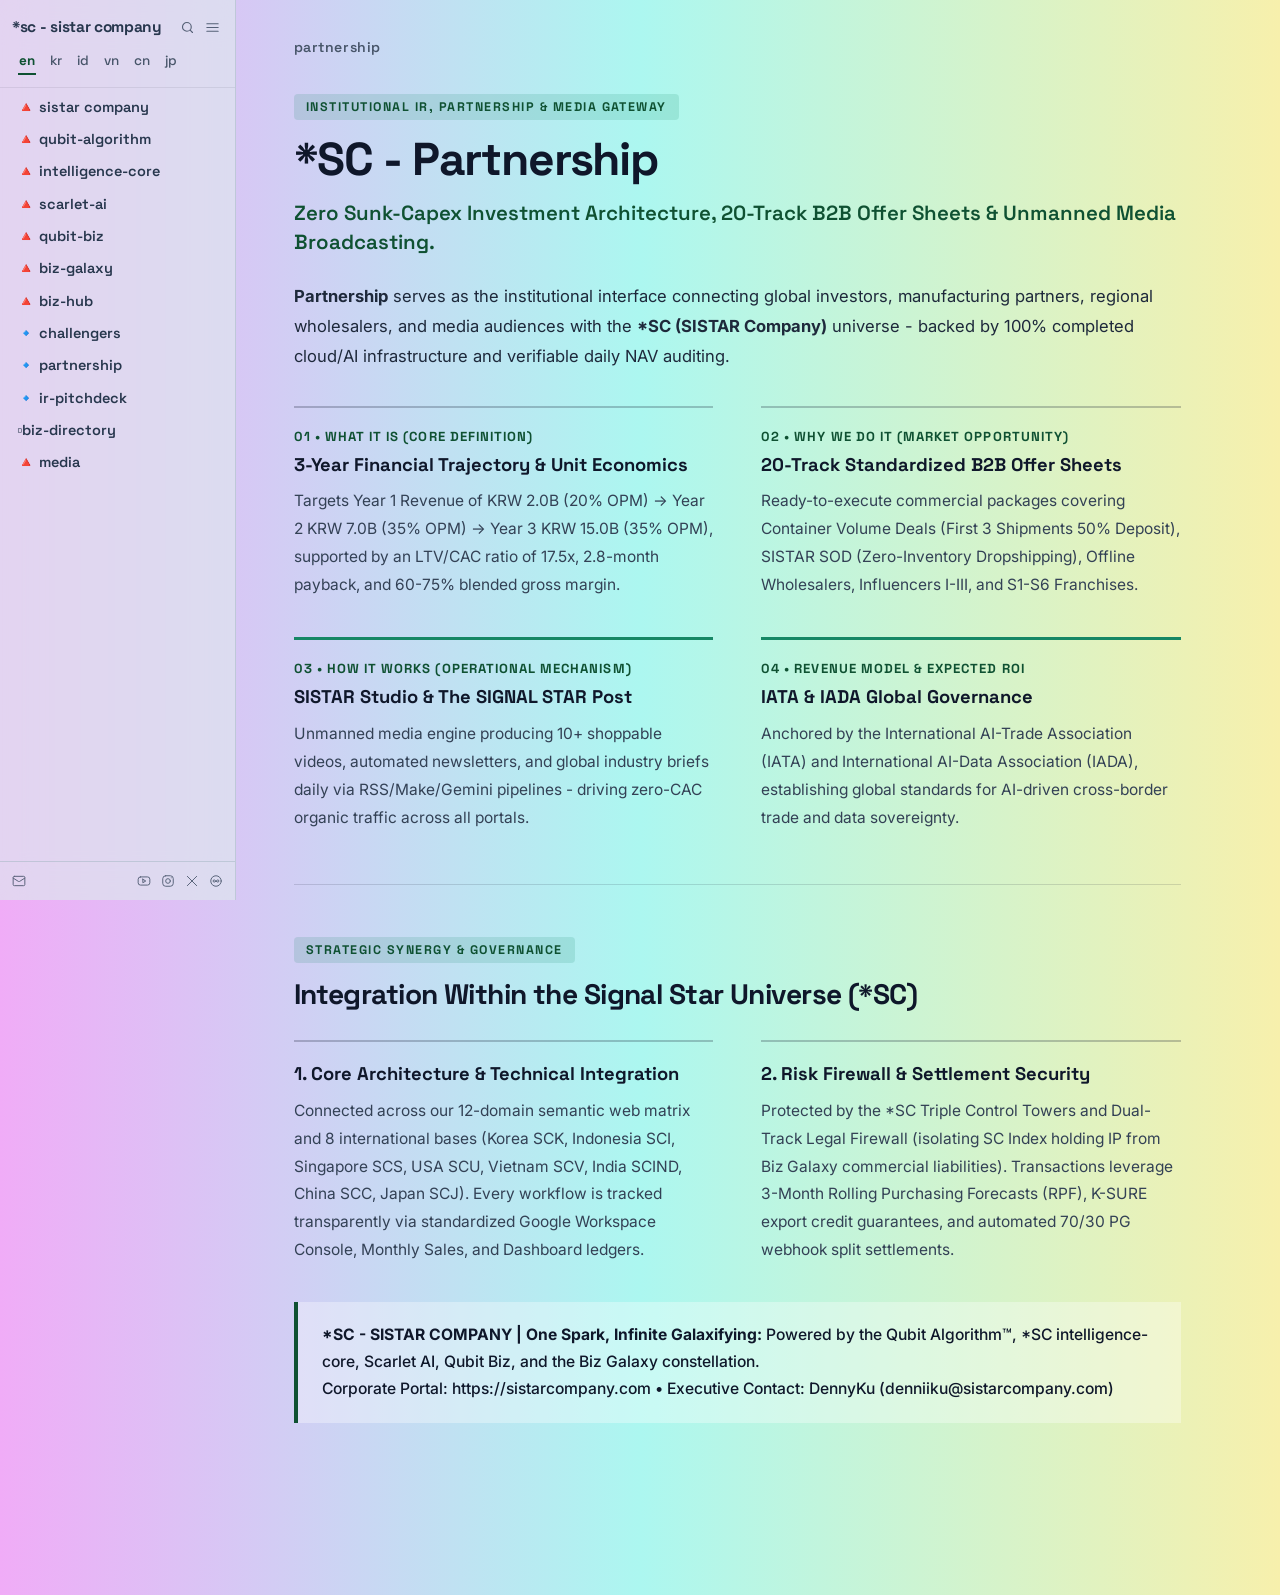
<file: storage/index_golden_backup.html>
<!DOCTYPE html>
<html lang="en">
<head>
  <meta charset="UTF-8" />
  <meta name="viewport" content="width=device-width, initial-scale=1.0" />
  <link rel="preconnect" href="https://fonts.googleapis.com"><link rel="preconnect" href="https://fonts.gstatic.com" crossorigin><link href="https://fonts.googleapis.com/css2?family=Inter:wght@400;500;600;700&family=Space+Grotesk:wght@500;600;700&display=block" rel="stylesheet">
  <title>*SC | Partnership - partnership</title>
  <meta name="description" content="*SC (SISTAR Company) - Partnership : Zero Sunk-Capex Investment Architecture, 20-Track B2B Offer Sheets &amp; Unmanned Media Broadcasting." />
  <script type="application/ld+json">
  {
    "@context": "https://schema.org",
    "@type": "WebPage",
    "name": "*SC | Partnership",
    "description": "Zero Sunk-Capex Investment Architecture, 20-Track B2B Offer Sheets &amp; Unmanned Media Broadcasting.",
    "publisher": {
      "@type": "Organization",
      "name": "*SC - SISTAR COMPANY",
      "url": "https://sistarcompany.com"
    }
  }
  </script>
  <style>html,body{background:linear-gradient(to right,#f0acf7,#acf7f0,#f7f0ac);margin:0;padding:0;}body.sc-nav-open{padding-left:236px;}body.sc-nav-folded{padding-left:64px;}@media(max-width:768px){body.sc-nav-open,body.sc-nav-folded{padding-left:0!important;}}</style>
  <script>
    (function() {
      var p = location.pathname.replace(/\\/g, "/");
      var base = "/common_assets/";
      if (location.protocol === "file:") {
        var i = p.toLowerCase().indexOf("/sc_web/");
        base = i !== -1 ? "file://" + p.substring(0, i + 8) + "common_assets/" : "./common_assets/";
      }
      document.write("<link rel=\"stylesheet\" href=\"" + base + "common_new.css?v=2.3\">");
      document.write("<script src=\"" + base + "nav_new.js?v=2.3\" defer><\/script><script src=\"" + base + "sc_translator.js\" defer><\/script>");
    })();
  </script>
  <style>
    .sc-auto-page {
      box-sizing: border-box;
      width: 100%;
      max-width: min(1360px, 95%);
      padding: clamp(40px, 5vh, 68px) clamp(24px, 4.5vw, 72px) 120px;
      font-family: "Inter", sans-serif;
      color: #0f172a;
    }
    main h1, main h2, main h3, main h4,
    main p, main .sc-lead, main .sc-p,
    main .sc-route, main .sc-sec,
    main .sc-card-line, main .sc-card-emerald {
      margin-left: 0 !important;
      padding-left: 0 !important;
      text-indent: 0 !important;
      text-align: left !important;
    }
    .sc-route {
      font-family: "Space Grotesk", sans-serif;
      font-size: 0.88rem;
      font-weight: 600;
      color: #475569;
      letter-spacing: 0.04em;
      margin: 0 0 18px 0;
      text-transform: lowercase;
    }
    .sc-sec {
      padding: 52px 0;
      border-bottom: 1.5px solid rgba(15, 23, 42, 0.14);
    }
    .sc-sec:last-of-type { border-bottom: none; }
    .sc-kicker {
      display: inline-block;
      font-family: "Space Grotesk", sans-serif;
      font-size: 0.78rem;
      font-weight: 700;
      letter-spacing: 0.12em;
      text-transform: uppercase;
      color: #0f5132;
      background: rgba(22, 135, 101, 0.15);
      padding: 5px 12px;
      border-radius: 4px;
      margin: 0 0 14px 0;
    }
    .sc-h1 {
      font-family: "Space Grotesk", sans-serif;
      font-size: clamp(2.1rem, 3.6vw, 3.1rem);
      font-weight: 700;
      color: #0f172a;
      letter-spacing: -0.025em;
      line-height: 1.12;
      margin: 0 0 14px 0;
    }
    .sc-sub {
      font-family: "Space Grotesk", sans-serif;
      font-size: clamp(1.15rem, 1.6vw, 1.38rem);
      font-weight: 600;
      color: #0f5132;
      line-height: 1.4;
      margin: 0 0 24px 0;
    }
    .sc-h2 {
      font-family: "Space Grotesk", sans-serif;
      font-size: clamp(1.45rem, 2.2vw, 1.95rem);
      font-weight: 700;
      color: #0f172a;
      letter-spacing: -0.02em;
      line-height: 1.25;
      margin: 0 0 18px 0;
    }
    .sc-h3 {
      font-family: "Space Grotesk", sans-serif;
      font-size: 1.15rem;
      font-weight: 700;
      color: #0f172a;
      margin: 0 0 10px 0;
      line-height: 1.35;
    }
    .sc-lead {
      font-size: clamp(1.04rem, 1.22vw, 1.14rem);
      line-height: 1.82;
      color: #1e293b;
      margin: 0 0 34px 0;
    }
    .sc-p {
      font-size: 0.97rem;
      line-height: 1.8;
      color: #334155;
      margin: 0;
    }
    /* Spacious 2-Column (2x2) Grid Layout */
    .sc-grid-2x2 {
      display: grid;
      grid-template-columns: repeat(2, 1fr);
      column-gap: 48px;
      row-gap: 38px;
      margin-top: 28px;
    }
    @media (max-width: 760px) {
      .sc-grid-2x2 { grid-template-columns: 1fr; }
    }
    .sc-card-line {
      padding-top: 20px !important;
      border-top: 2px solid rgba(15, 23, 42, 0.24) !important;
    }
    .sc-card-emerald {
      padding-top: 20px !important;
      border-top: 3px solid #168765 !important;
    }
    .sc-num-label {
      font-family: "Space Grotesk", sans-serif;
      font-size: 0.82rem;
      font-weight: 700;
      color: #0f5132;
      text-transform: uppercase;
      letter-spacing: 0.08em;
      margin-bottom: 8px;
    }
    .sc-callout {
      margin-top: 38px;
      padding: 20px 24px !important;
      border-left: 4px solid #0f5132;
      background: rgba(255, 255, 255, 0.34);
      font-size: 0.98rem;
      font-weight: 500;
      color: #0f172a;
      line-height: 1.72;
    }
    @media print {
      html, body, main, .sc-auto-page { background: #ffffff !important; padding-left: 0 !important; opacity: 1 !important; }
      #sc-left-nav, .sc-nav-toggle { display: none !important; }
      .sc-card-line, .sc-card-emerald, .sc-callout { break-inside: avoid !important; page-break-inside: avoid !important; }
    }
  </style>
</head>
<body class="sc-nav-open">
  <main class="sc-auto-page">
    <p class="sc-route">partnership</p>

    <section class="sc-sec" style="padding-top: 12px;">
      <div><span class="sc-kicker">INSTITUTIONAL IR, PARTNERSHIP &amp; MEDIA GATEWAY</span></div>
      <h1 class="sc-h1">*SC - Partnership</h1>
      <p class="sc-sub">Zero Sunk-Capex Investment Architecture, 20-Track B2B Offer Sheets &amp; Unmanned Media Broadcasting.</p>
      <p class="sc-lead"><strong>Partnership</strong> serves as the institutional interface connecting global investors, manufacturing partners, regional wholesalers, and media audiences with the <strong>*SC (SISTAR Company)</strong> universe - backed by 100% completed cloud/AI infrastructure and verifiable daily NAV auditing.</p>

      <div class="sc-grid-2x2">
        <div class="sc-card-line">
          <div class="sc-num-label">01 &bull; WHAT IT IS (CORE DEFINITION)</div>
          <h2 class="sc-h3">3-Year Financial Trajectory &amp; Unit Economics</h2>
          <p class="sc-p">Targets Year 1 Revenue of KRW 2.0B (20% OPM) &rarr; Year 2 KRW 7.0B (35% OPM) &rarr; Year 3 KRW 15.0B (35% OPM), supported by an LTV/CAC ratio of 17.5x, 2.8-month payback, and 60-75% blended gross margin.</p>
        </div>

        <div class="sc-card-line">
          <div class="sc-num-label">02 &bull; WHY WE DO IT (MARKET OPPORTUNITY)</div>
          <h2 class="sc-h3">20-Track Standardized B2B Offer Sheets</h2>
          <p class="sc-p">Ready-to-execute commercial packages covering Container Volume Deals (First 3 Shipments 50% Deposit), SISTAR SOD (Zero-Inventory Dropshipping), Offline Wholesalers, Influencers I-III, and S1-S6 Franchises.</p>
        </div>

        <div class="sc-card-emerald">
          <div class="sc-num-label">03 &bull; HOW IT WORKS (OPERATIONAL MECHANISM)</div>
          <h2 class="sc-h3">SISTAR Studio &amp; The SIGNAL STAR Post</h2>
          <p class="sc-p">Unmanned media engine producing 10+ shoppable videos, automated newsletters, and global industry briefs daily via RSS/Make/Gemini pipelines - driving zero-CAC organic traffic across all portals.</p>
        </div>

        <div class="sc-card-emerald">
          <div class="sc-num-label">04 &bull; REVENUE MODEL &amp; EXPECTED ROI</div>
          <h2 class="sc-h3">IATA &amp; IADA Global Governance</h2>
          <p class="sc-p">Anchored by the International AI-Trade Association (IATA) and International AI-Data Association (IADA), establishing global standards for AI-driven cross-border trade and data sovereignty.</p>
        </div>
      </div>
    </section>

    <section class="sc-sec">
      <div><span class="sc-kicker">STRATEGIC SYNERGY &amp; GOVERNANCE</span></div>
      <h2 class="sc-h2">Integration Within the Signal Star Universe (*SC)</h2>
      <div class="sc-grid-2x2">
        <div class="sc-card-line">
          <h3 class="sc-h3">1. Core Architecture &amp; Technical Integration</h3>
          <p class="sc-p">Connected across our 12-domain semantic web matrix and 8 international bases (Korea SCK, Indonesia SCI, Singapore SCS, USA SCU, Vietnam SCV, India SCIND, China SCC, Japan SCJ). Every workflow is tracked transparently via standardized Google Workspace Console, Monthly Sales, and Dashboard ledgers.</p>
        </div>
        <div class="sc-card-line">
          <h3 class="sc-h3">2. Risk Firewall &amp; Settlement Security</h3>
          <p class="sc-p">Protected by the *SC Triple Control Towers and Dual-Track Legal Firewall (isolating SC Index holding IP from Biz Galaxy commercial liabilities). Transactions leverage 3-Month Rolling Purchasing Forecasts (RPF), K-SURE export credit guarantees, and automated 70/30 PG webhook split settlements.</p>
        </div>
      </div>
      <div class="sc-callout"><strong>*SC - SISTAR COMPANY | One Spark, Infinite Galaxifying:</strong> Powered by the Qubit Algorithm&trade;, *SC intelligence-core, Scarlet AI, Qubit Biz, and the Biz Galaxy constellation.<br/>Corporate Portal: https://sistarcompany.com &bull; Executive Contact: DennyKu (denniiku@sistarcompany.com)</div>
    </section>
  </main>
</body>
</html>
</file>
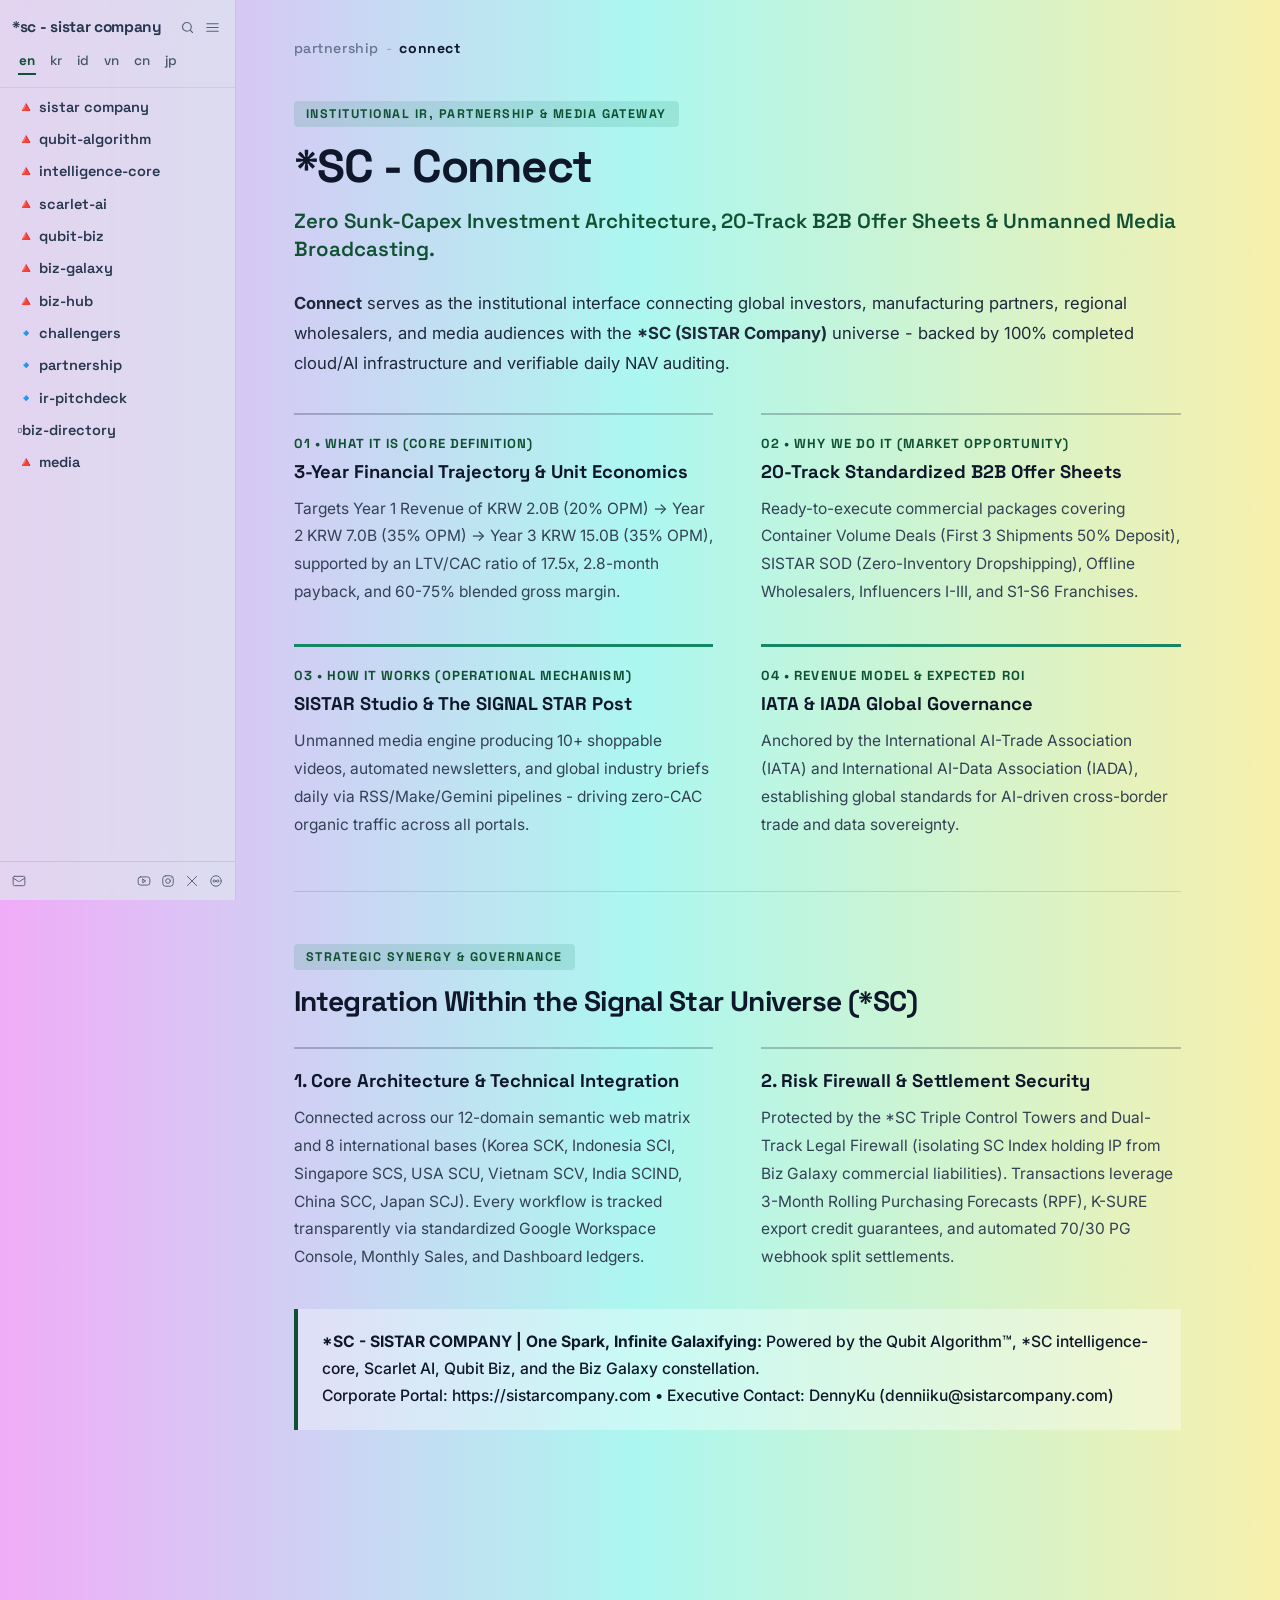
<file: 01_connect/storage/index_golden_backup.html>
<!DOCTYPE html>
<html lang="en">
<head>
  <meta charset="UTF-8" />
  <meta name="viewport" content="width=device-width, initial-scale=1.0" />
  <link rel="preconnect" href="https://fonts.googleapis.com"><link rel="preconnect" href="https://fonts.gstatic.com" crossorigin><link href="https://fonts.googleapis.com/css2?family=Inter:wght@400;500;600;700&family=Space+Grotesk:wght@500;600;700&display=block" rel="stylesheet">
  <title>*SC | Connect - partnership - connect</title>
  <meta name="description" content="*SC (SISTAR Company) - Connect : Zero Sunk-Capex Investment Architecture, 20-Track B2B Offer Sheets &amp; Unmanned Media Broadcasting." />
  <script type="application/ld+json">
  {
    "@context": "https://schema.org",
    "@type": "WebPage",
    "name": "*SC | Connect",
    "description": "Zero Sunk-Capex Investment Architecture, 20-Track B2B Offer Sheets &amp; Unmanned Media Broadcasting.",
    "publisher": {
      "@type": "Organization",
      "name": "*SC - SISTAR COMPANY",
      "url": "https://sistarcompany.com"
    }
  }
  </script>
  <style>html,body{background:linear-gradient(to right,#f0acf7,#acf7f0,#f7f0ac);margin:0;padding:0;}body.sc-nav-open{padding-left:236px;}body.sc-nav-folded{padding-left:64px;}@media(max-width:768px){body.sc-nav-open,body.sc-nav-folded{padding-left:0!important;}}</style>
  <script>
    (function() {
      var p = location.pathname.replace(/\\/g, "/");
      var base = "/common_assets/";
      if (location.protocol === "file:") {
        var i = p.toLowerCase().indexOf("/sc_web/");
        base = i !== -1 ? "file://" + p.substring(0, i + 8) + "common_assets/" : "./common_assets/";
      }
      document.write("<link rel=\"stylesheet\" href=\"" + base + "common_new.css?v=2.3\">");
      document.write("<script src=\"" + base + "nav_new.js?v=2.3\" defer><\/script><script src=\"" + base + "sc_translator.js\" defer><\/script>");
    })();
  </script>
  <style>
    .sc-auto-page {
      box-sizing: border-box;
      width: 100%;
      max-width: min(1360px, 95%);
      padding: clamp(40px, 5vh, 68px) clamp(24px, 4.5vw, 72px) 120px;
      font-family: "Inter", sans-serif;
      color: #0f172a;
    }
    main h1, main h2, main h3, main h4,
    main p, main .sc-lead, main .sc-p,
    main .sc-route, main .sc-sec,
    main .sc-card-line, main .sc-card-emerald {
      margin-left: 0 !important;
      padding-left: 0 !important;
      text-indent: 0 !important;
      text-align: left !important;
    }
    .sc-route {
      font-family: "Space Grotesk", sans-serif;
      font-size: 0.88rem;
      font-weight: 600;
      color: #475569;
      letter-spacing: 0.04em;
      margin: 0 0 18px 0;
      text-transform: lowercase;
    }
    .sc-sec {
      padding: 52px 0;
      border-bottom: 1.5px solid rgba(15, 23, 42, 0.14);
    }
    .sc-sec:last-of-type { border-bottom: none; }
    .sc-kicker {
      display: inline-block;
      font-family: "Space Grotesk", sans-serif;
      font-size: 0.78rem;
      font-weight: 700;
      letter-spacing: 0.12em;
      text-transform: uppercase;
      color: #0f5132;
      background: rgba(22, 135, 101, 0.15);
      padding: 5px 12px;
      border-radius: 4px;
      margin: 0 0 14px 0;
    }
    .sc-h1 {
      font-family: "Space Grotesk", sans-serif;
      font-size: clamp(2.1rem, 3.6vw, 3.1rem);
      font-weight: 700;
      color: #0f172a;
      letter-spacing: -0.025em;
      line-height: 1.12;
      margin: 0 0 14px 0;
    }
    .sc-sub {
      font-family: "Space Grotesk", sans-serif;
      font-size: clamp(1.15rem, 1.6vw, 1.38rem);
      font-weight: 600;
      color: #0f5132;
      line-height: 1.4;
      margin: 0 0 24px 0;
    }
    .sc-h2 {
      font-family: "Space Grotesk", sans-serif;
      font-size: clamp(1.45rem, 2.2vw, 1.95rem);
      font-weight: 700;
      color: #0f172a;
      letter-spacing: -0.02em;
      line-height: 1.25;
      margin: 0 0 18px 0;
    }
    .sc-h3 {
      font-family: "Space Grotesk", sans-serif;
      font-size: 1.15rem;
      font-weight: 700;
      color: #0f172a;
      margin: 0 0 10px 0;
      line-height: 1.35;
    }
    .sc-lead {
      font-size: clamp(1.04rem, 1.22vw, 1.14rem);
      line-height: 1.82;
      color: #1e293b;
      margin: 0 0 34px 0;
    }
    .sc-p {
      font-size: 0.97rem;
      line-height: 1.8;
      color: #334155;
      margin: 0;
    }
    /* Spacious 2-Column (2x2) Grid Layout */
    .sc-grid-2x2 {
      display: grid;
      grid-template-columns: repeat(2, 1fr);
      column-gap: 48px;
      row-gap: 38px;
      margin-top: 28px;
    }
    @media (max-width: 760px) {
      .sc-grid-2x2 { grid-template-columns: 1fr; }
    }
    .sc-card-line {
      padding-top: 20px !important;
      border-top: 2px solid rgba(15, 23, 42, 0.24) !important;
    }
    .sc-card-emerald {
      padding-top: 20px !important;
      border-top: 3px solid #168765 !important;
    }
    .sc-num-label {
      font-family: "Space Grotesk", sans-serif;
      font-size: 0.82rem;
      font-weight: 700;
      color: #0f5132;
      text-transform: uppercase;
      letter-spacing: 0.08em;
      margin-bottom: 8px;
    }
    .sc-callout {
      margin-top: 38px;
      padding: 20px 24px !important;
      border-left: 4px solid #0f5132;
      background: rgba(255, 255, 255, 0.34);
      font-size: 0.98rem;
      font-weight: 500;
      color: #0f172a;
      line-height: 1.72;
    }
    @media print {
      html, body, main, .sc-auto-page { background: #ffffff !important; padding-left: 0 !important; opacity: 1 !important; }
      #sc-left-nav, .sc-nav-toggle { display: none !important; }
      .sc-card-line, .sc-card-emerald, .sc-callout { break-inside: avoid !important; page-break-inside: avoid !important; }
    }
  </style>
</head>
<body class="sc-nav-open">
  <main class="sc-auto-page">
    <p class="sc-route">partnership - connect</p>

    <section class="sc-sec" style="padding-top: 12px;">
      <div><span class="sc-kicker">INSTITUTIONAL IR, PARTNERSHIP &amp; MEDIA GATEWAY</span></div>
      <h1 class="sc-h1">*SC - Connect</h1>
      <p class="sc-sub">Zero Sunk-Capex Investment Architecture, 20-Track B2B Offer Sheets &amp; Unmanned Media Broadcasting.</p>
      <p class="sc-lead"><strong>Connect</strong> serves as the institutional interface connecting global investors, manufacturing partners, regional wholesalers, and media audiences with the <strong>*SC (SISTAR Company)</strong> universe - backed by 100% completed cloud/AI infrastructure and verifiable daily NAV auditing.</p>

      <div class="sc-grid-2x2">
        <div class="sc-card-line">
          <div class="sc-num-label">01 &bull; WHAT IT IS (CORE DEFINITION)</div>
          <h2 class="sc-h3">3-Year Financial Trajectory &amp; Unit Economics</h2>
          <p class="sc-p">Targets Year 1 Revenue of KRW 2.0B (20% OPM) &rarr; Year 2 KRW 7.0B (35% OPM) &rarr; Year 3 KRW 15.0B (35% OPM), supported by an LTV/CAC ratio of 17.5x, 2.8-month payback, and 60-75% blended gross margin.</p>
        </div>

        <div class="sc-card-line">
          <div class="sc-num-label">02 &bull; WHY WE DO IT (MARKET OPPORTUNITY)</div>
          <h2 class="sc-h3">20-Track Standardized B2B Offer Sheets</h2>
          <p class="sc-p">Ready-to-execute commercial packages covering Container Volume Deals (First 3 Shipments 50% Deposit), SISTAR SOD (Zero-Inventory Dropshipping), Offline Wholesalers, Influencers I-III, and S1-S6 Franchises.</p>
        </div>

        <div class="sc-card-emerald">
          <div class="sc-num-label">03 &bull; HOW IT WORKS (OPERATIONAL MECHANISM)</div>
          <h2 class="sc-h3">SISTAR Studio &amp; The SIGNAL STAR Post</h2>
          <p class="sc-p">Unmanned media engine producing 10+ shoppable videos, automated newsletters, and global industry briefs daily via RSS/Make/Gemini pipelines - driving zero-CAC organic traffic across all portals.</p>
        </div>

        <div class="sc-card-emerald">
          <div class="sc-num-label">04 &bull; REVENUE MODEL &amp; EXPECTED ROI</div>
          <h2 class="sc-h3">IATA &amp; IADA Global Governance</h2>
          <p class="sc-p">Anchored by the International AI-Trade Association (IATA) and International AI-Data Association (IADA), establishing global standards for AI-driven cross-border trade and data sovereignty.</p>
        </div>
      </div>
    </section>

    <section class="sc-sec">
      <div><span class="sc-kicker">STRATEGIC SYNERGY &amp; GOVERNANCE</span></div>
      <h2 class="sc-h2">Integration Within the Signal Star Universe (*SC)</h2>
      <div class="sc-grid-2x2">
        <div class="sc-card-line">
          <h3 class="sc-h3">1. Core Architecture &amp; Technical Integration</h3>
          <p class="sc-p">Connected across our 12-domain semantic web matrix and 8 international bases (Korea SCK, Indonesia SCI, Singapore SCS, USA SCU, Vietnam SCV, India SCIND, China SCC, Japan SCJ). Every workflow is tracked transparently via standardized Google Workspace Console, Monthly Sales, and Dashboard ledgers.</p>
        </div>
        <div class="sc-card-line">
          <h3 class="sc-h3">2. Risk Firewall &amp; Settlement Security</h3>
          <p class="sc-p">Protected by the *SC Triple Control Towers and Dual-Track Legal Firewall (isolating SC Index holding IP from Biz Galaxy commercial liabilities). Transactions leverage 3-Month Rolling Purchasing Forecasts (RPF), K-SURE export credit guarantees, and automated 70/30 PG webhook split settlements.</p>
        </div>
      </div>
      <div class="sc-callout"><strong>*SC - SISTAR COMPANY | One Spark, Infinite Galaxifying:</strong> Powered by the Qubit Algorithm&trade;, *SC intelligence-core, Scarlet AI, Qubit Biz, and the Biz Galaxy constellation.<br/>Corporate Portal: https://sistarcompany.com &bull; Executive Contact: DennyKu (denniiku@sistarcompany.com)</div>
    </section>
  </main>
</body>
</html>
</file>
